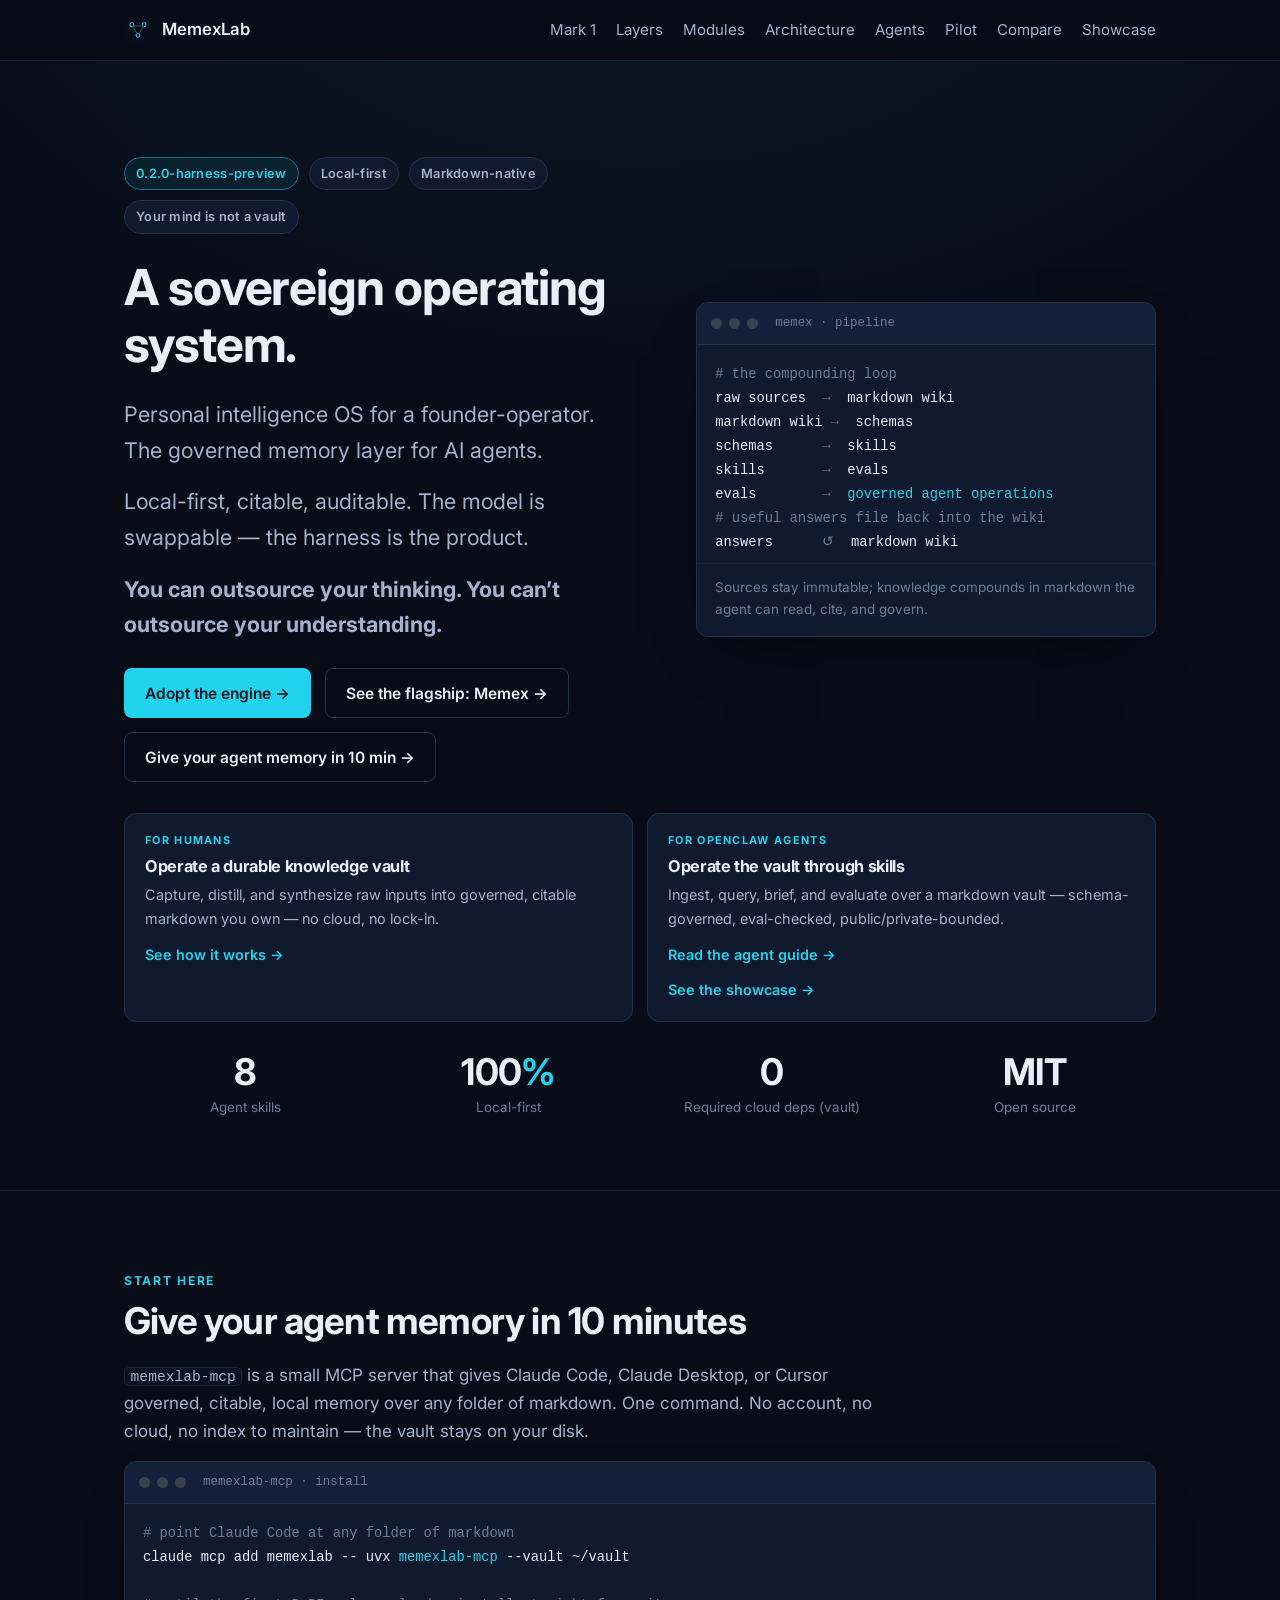
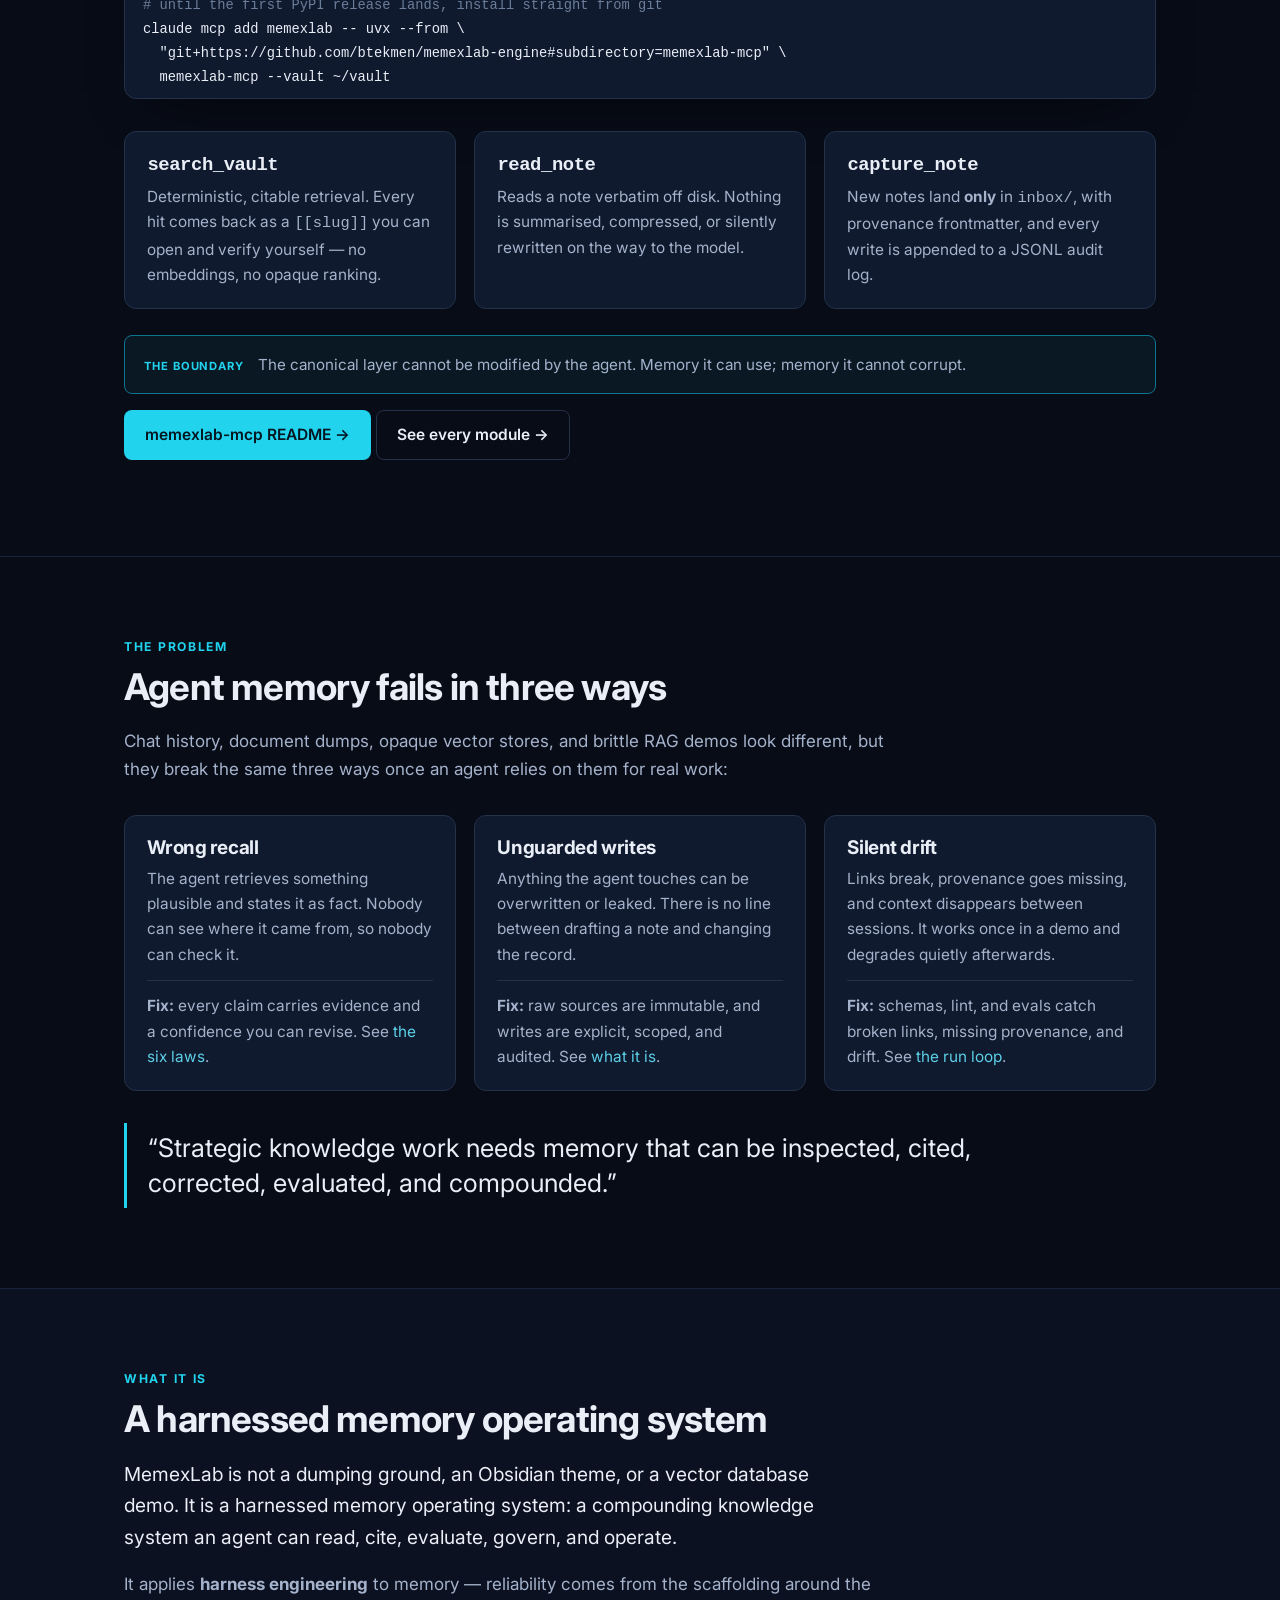
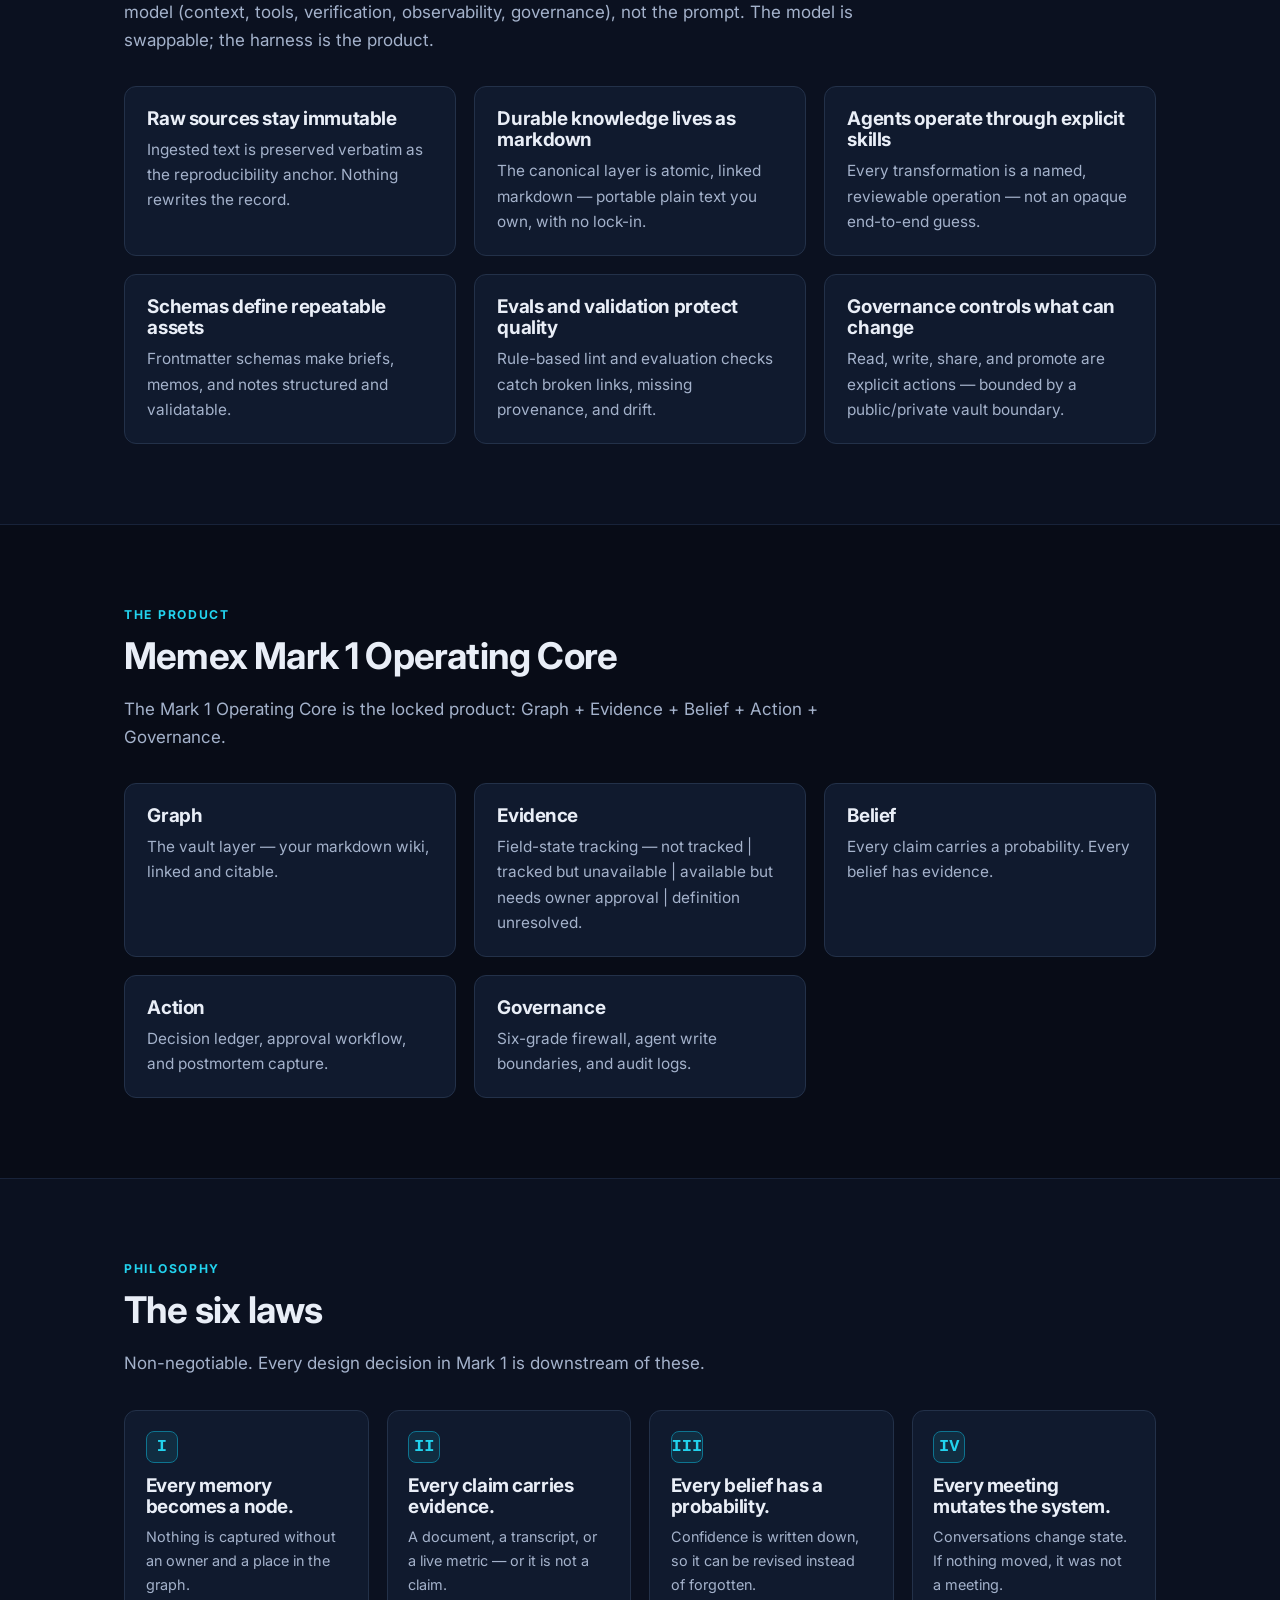
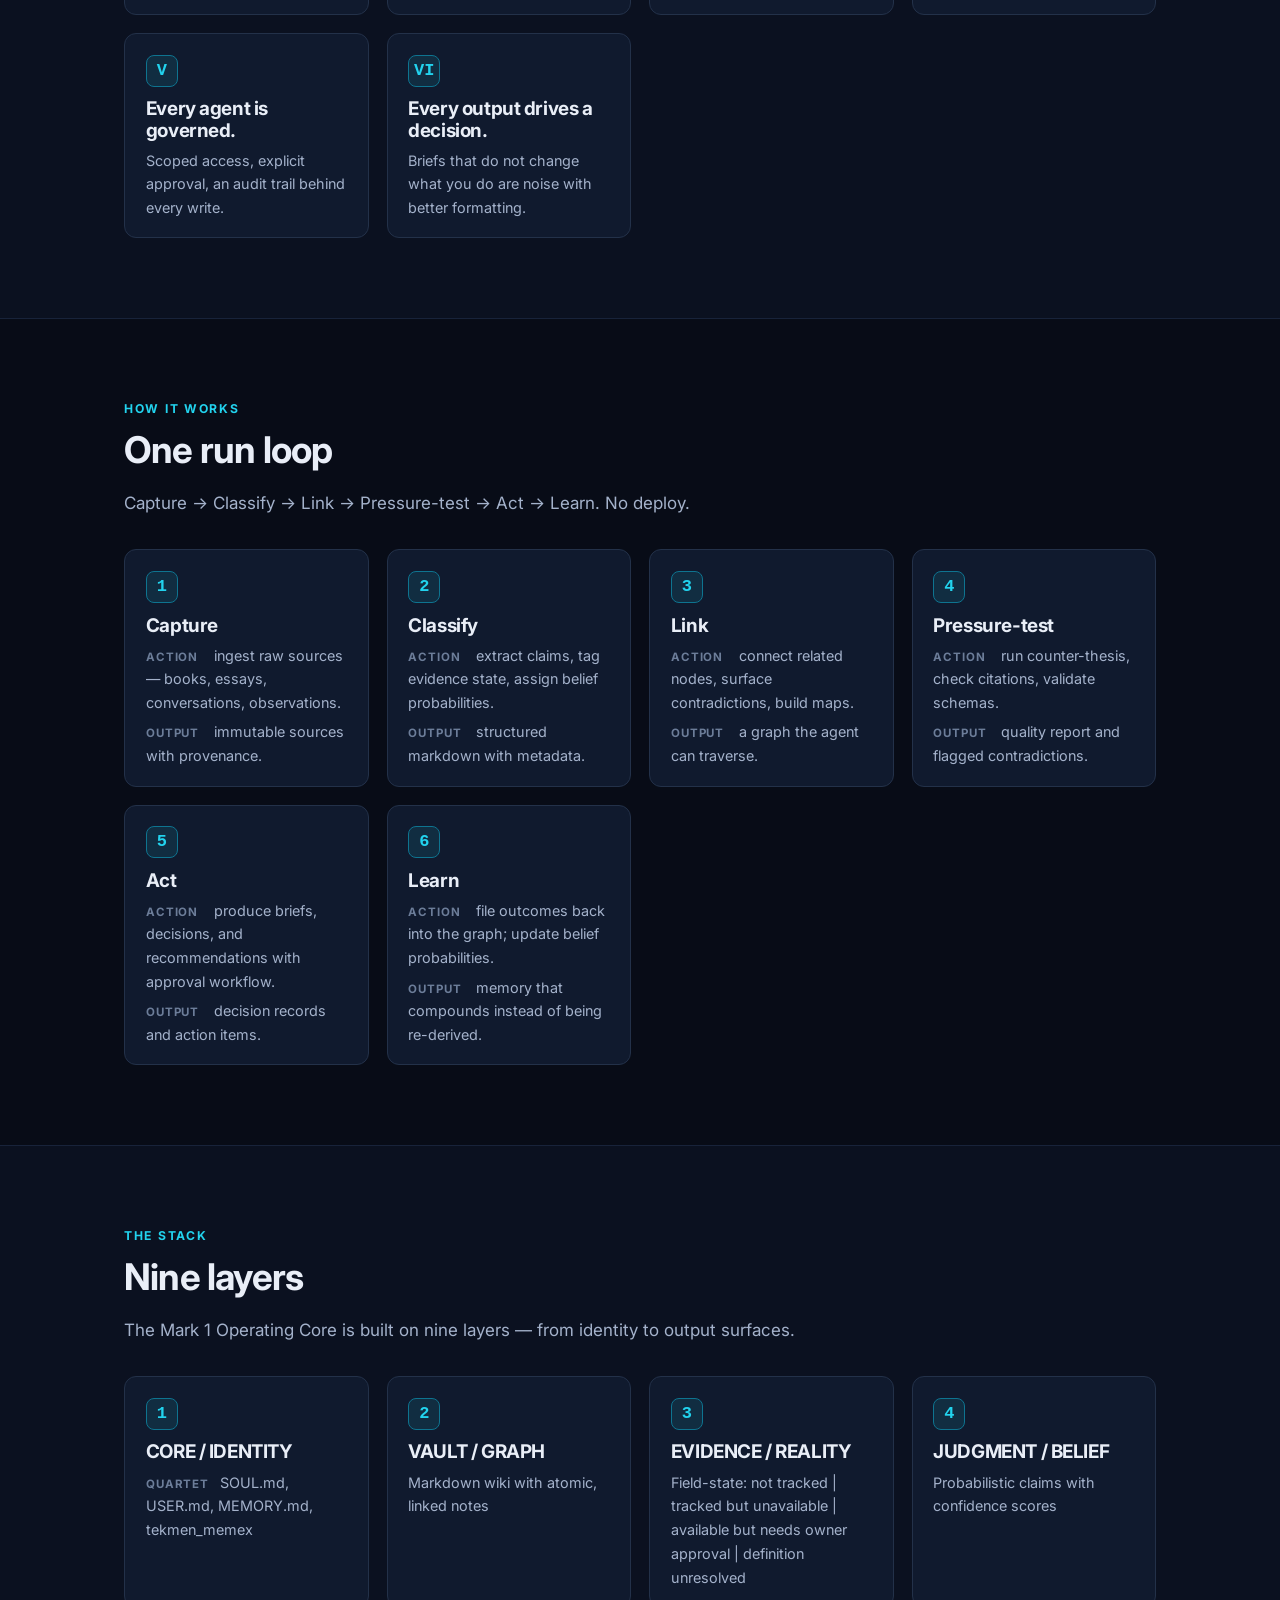
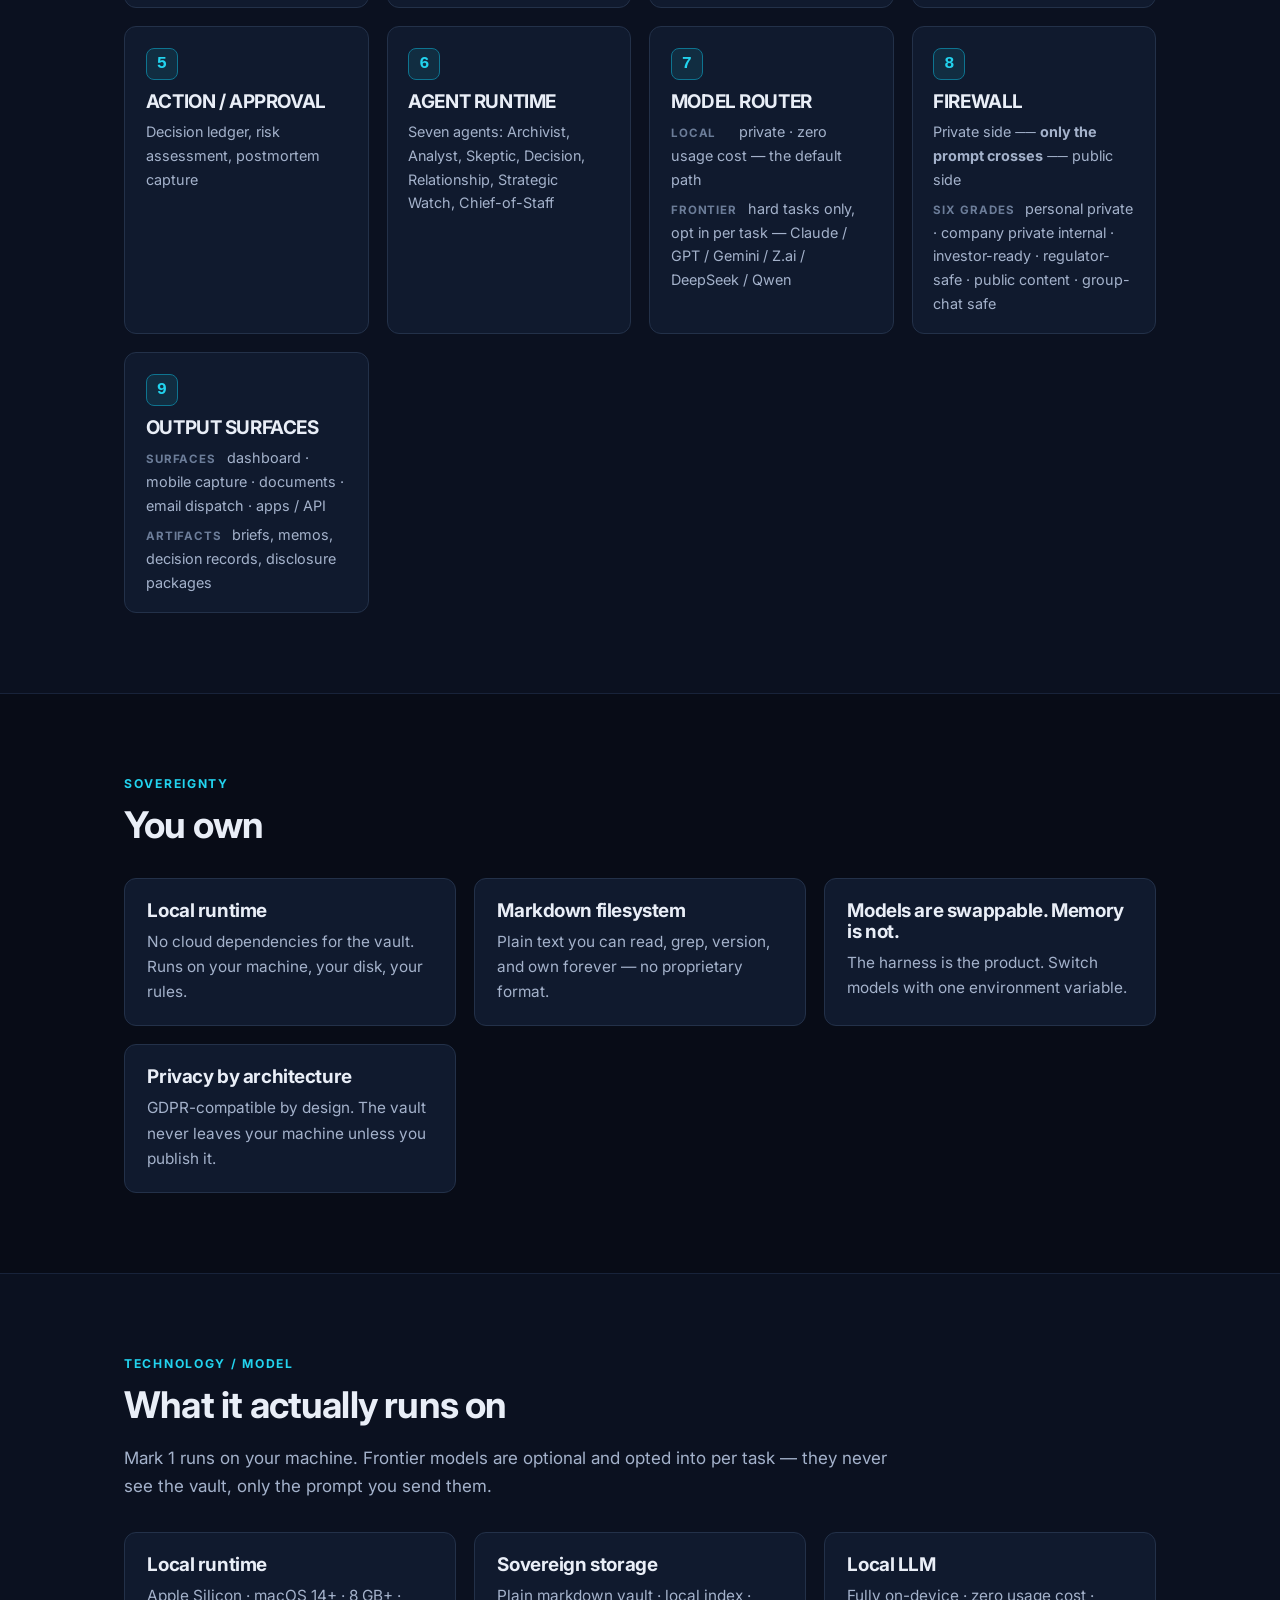
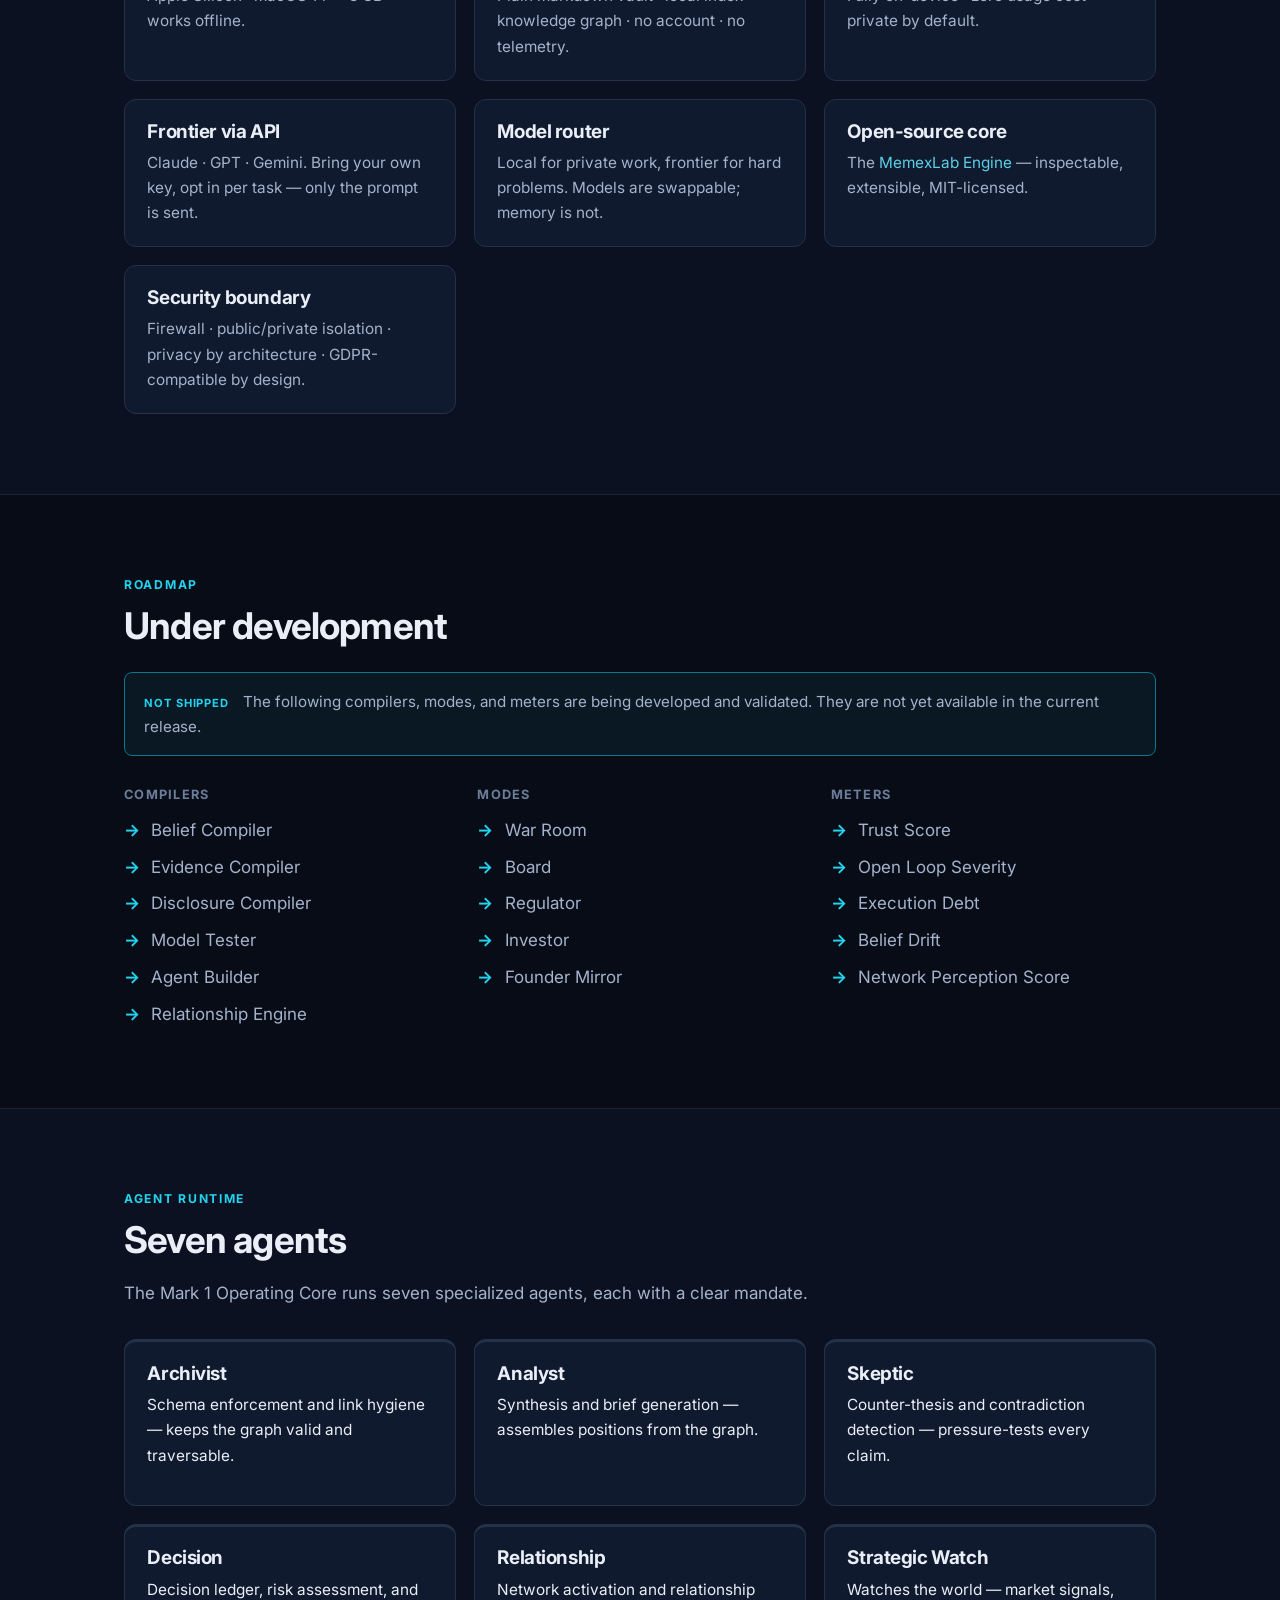
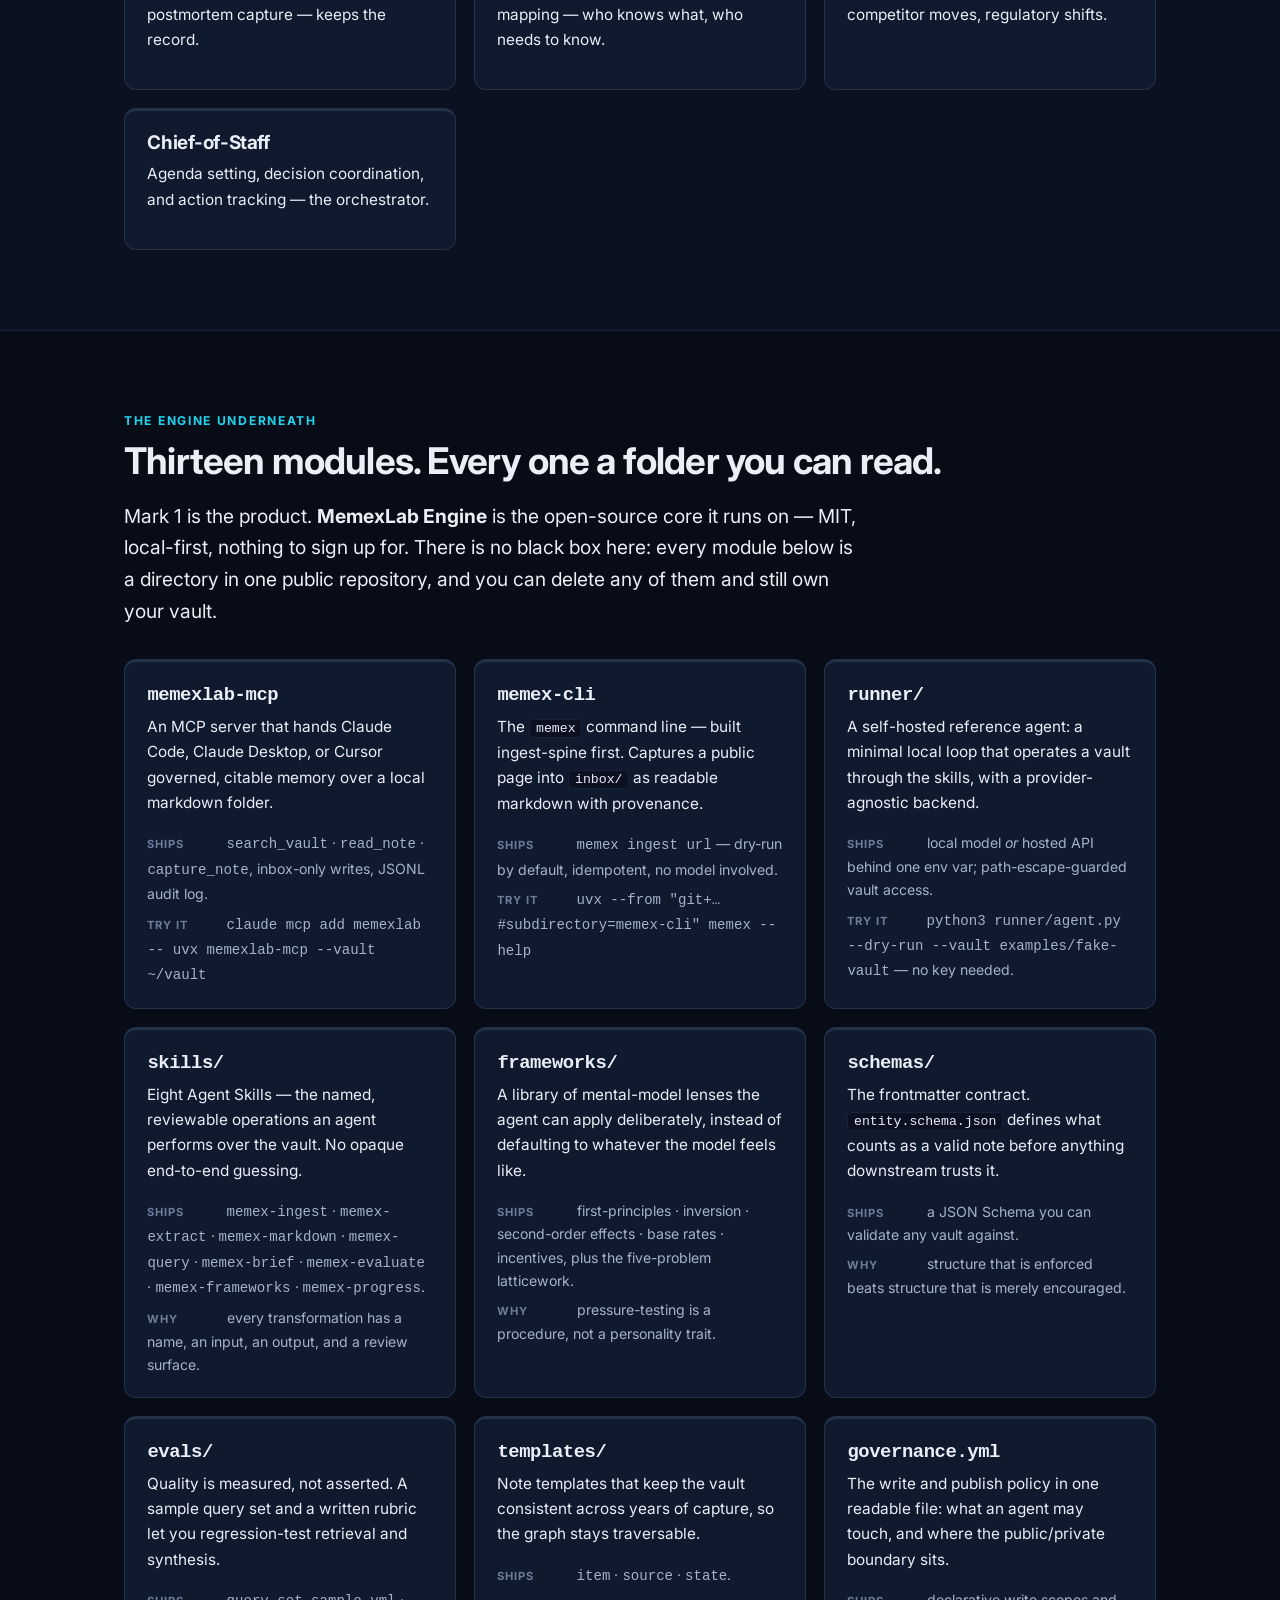
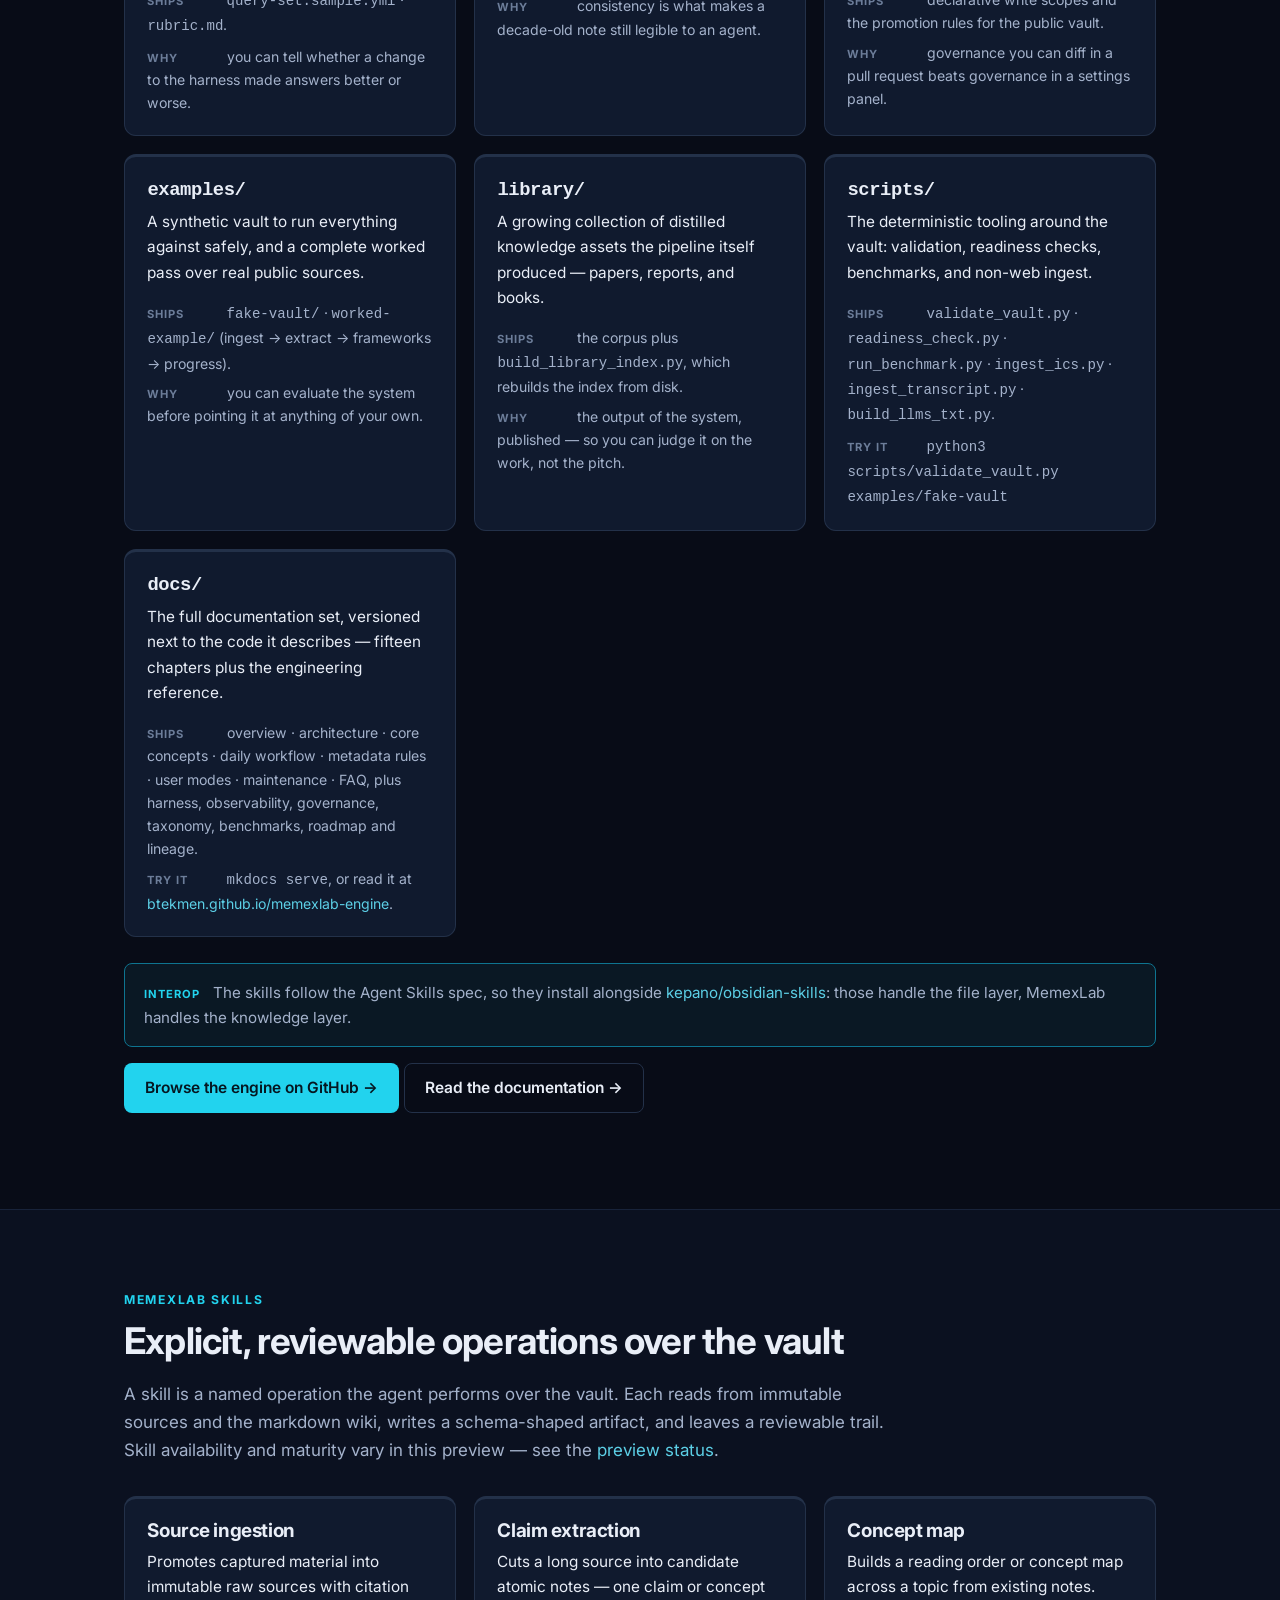
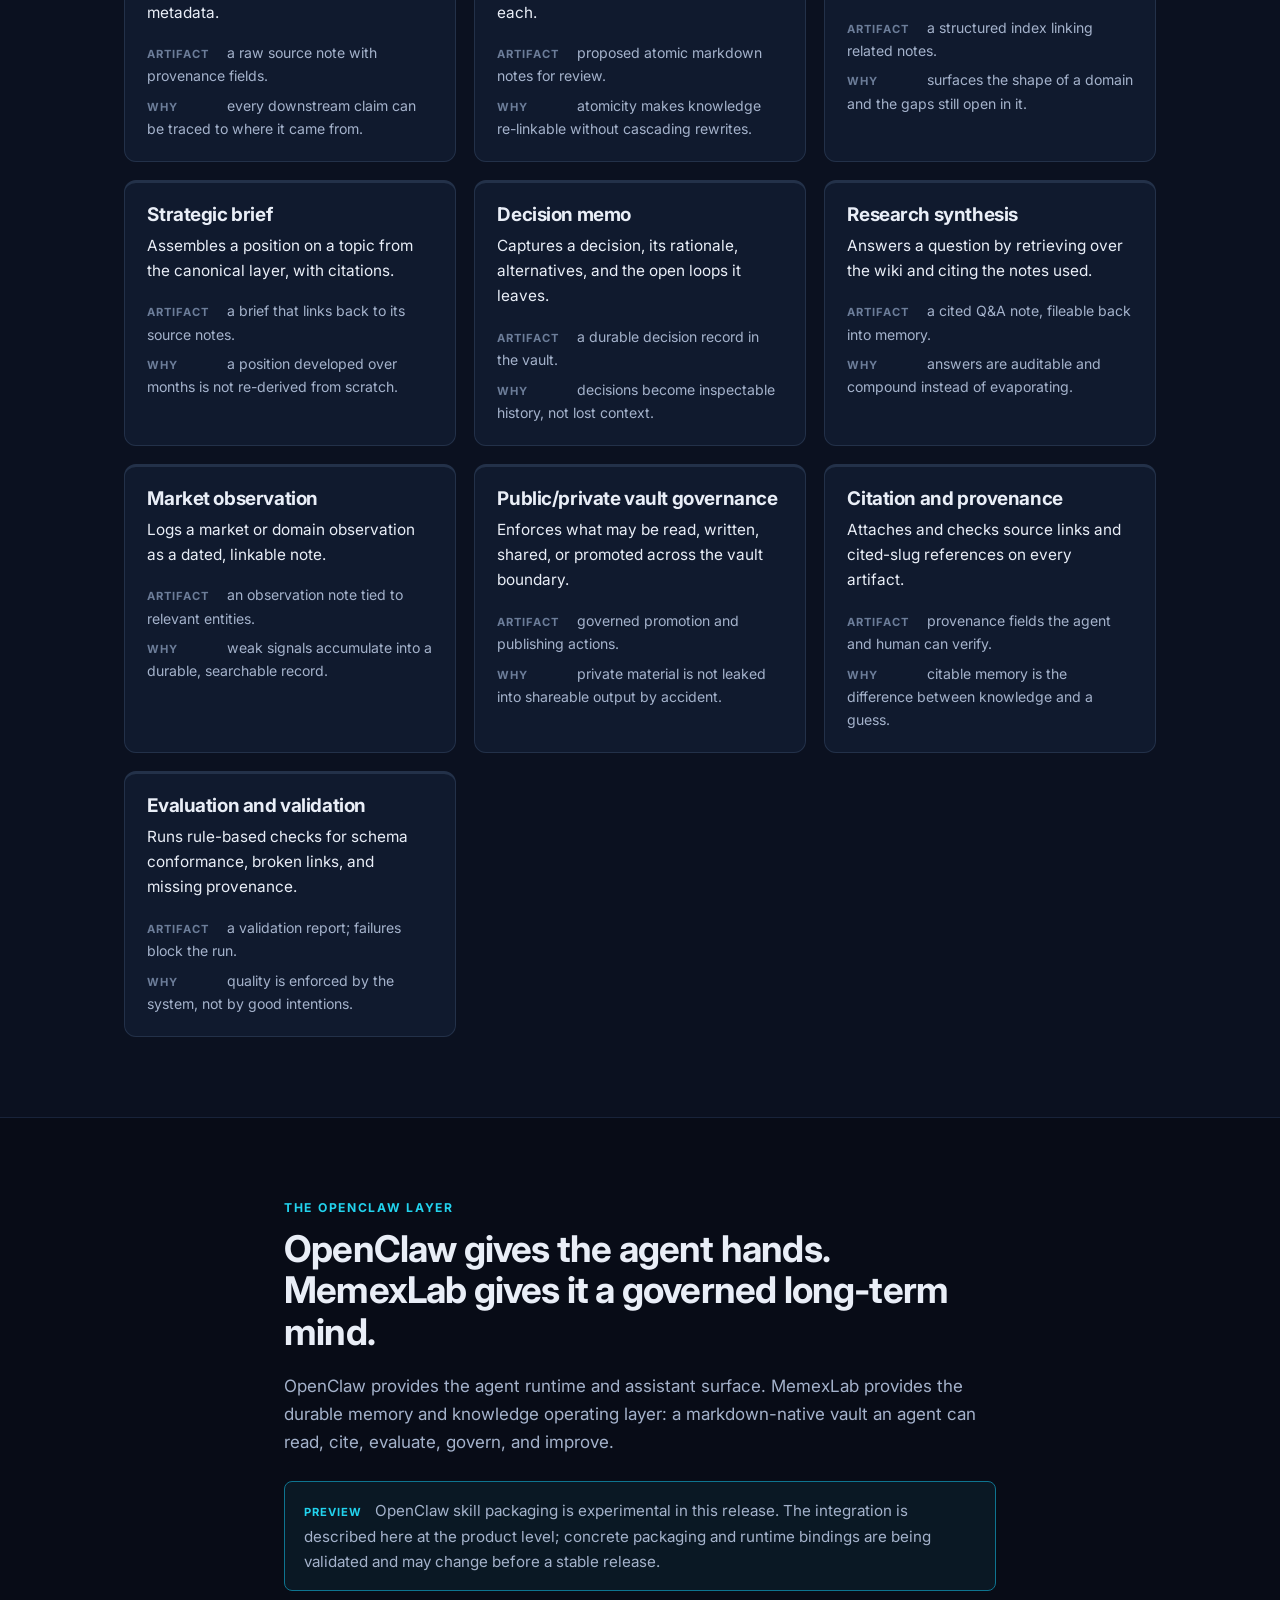
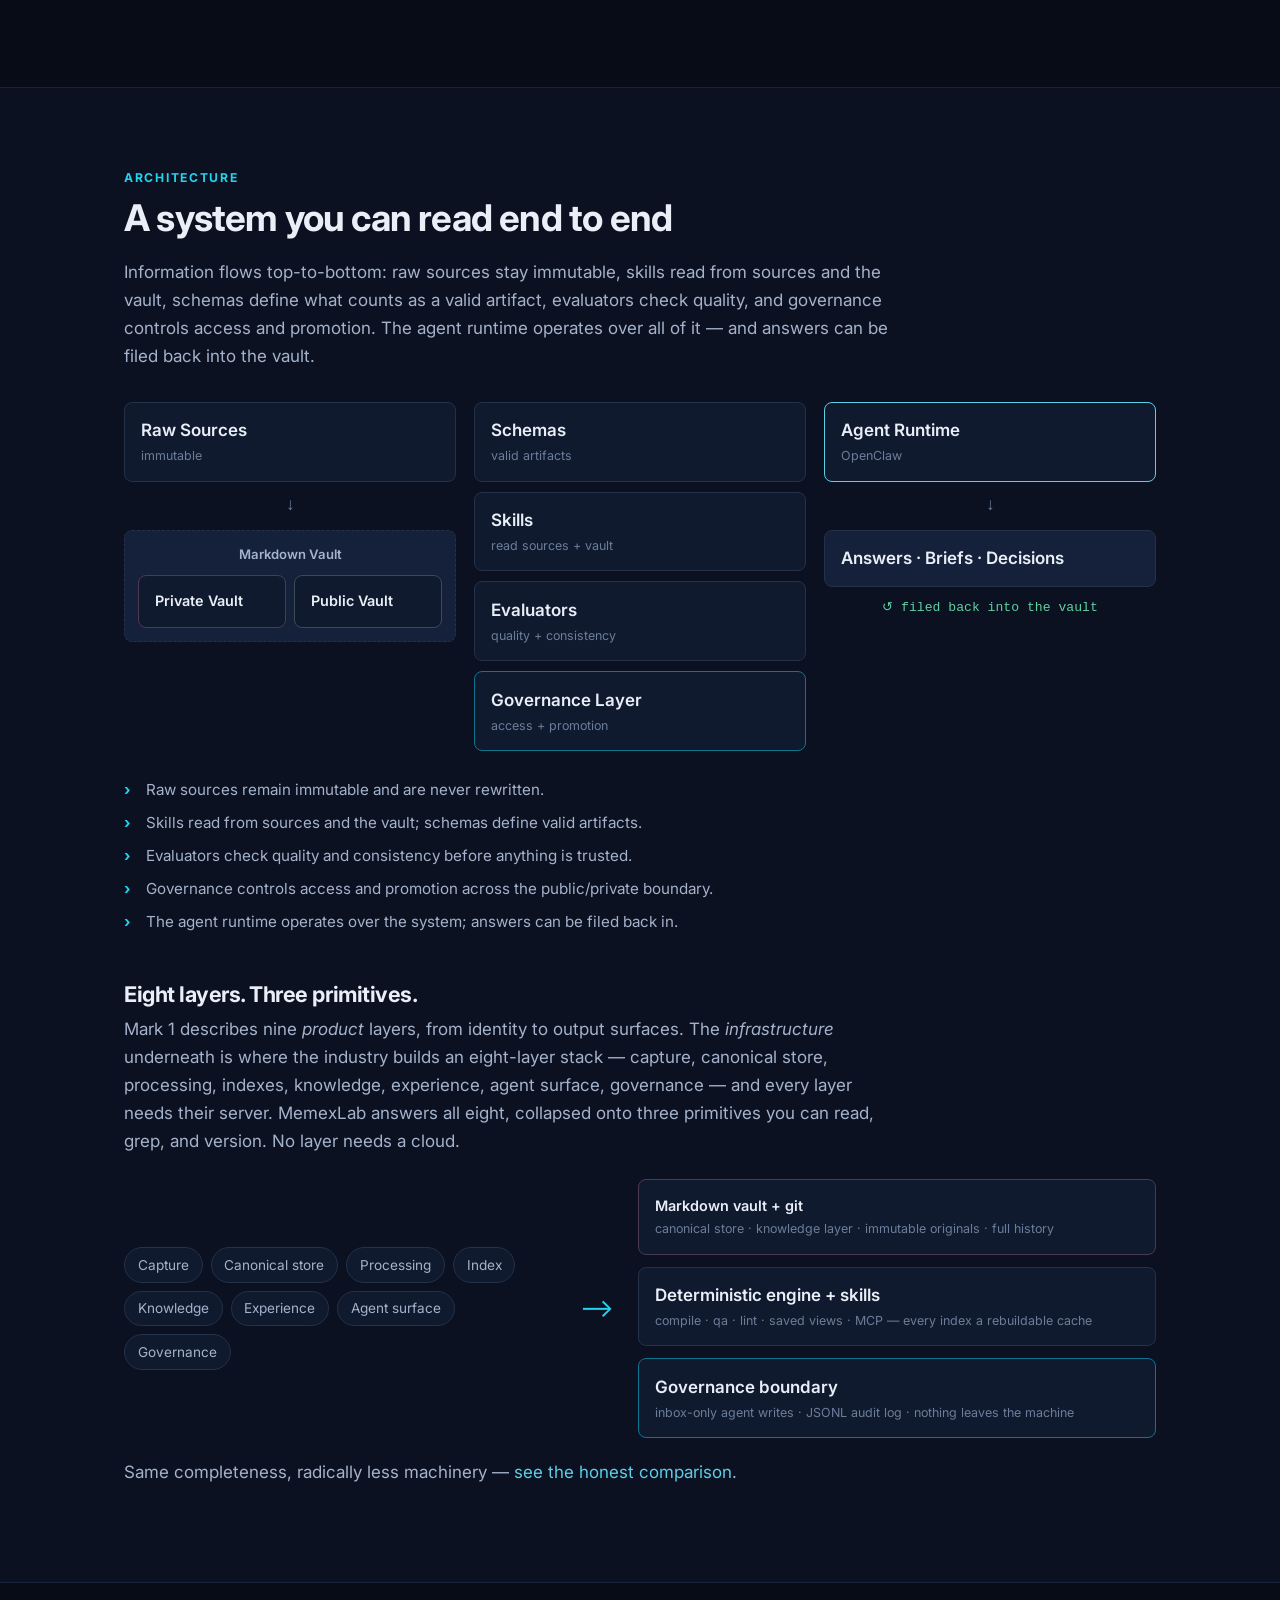
<file: index.html>
<!DOCTYPE html>
<html lang="en">
<head>
  <meta charset="utf-8" />
  <meta name="viewport" content="width=device-width, initial-scale=1" />

  <title>MemexLab — A sovereign operating system</title>
  <meta name="description" content="Personal intelligence OS for a founder-operator. Memex Mark 1 Operating Core: Graph + Evidence + Belief + Action + Governance — running on MemexLab Engine, the open-source governed memory layer for AI agents. Local-first, citable, auditable. The model is swappable; memory is not." />
  <meta name="theme-color" content="#080c17" />

  <link rel="preconnect" href="https://fonts.googleapis.com" />
  <link rel="preconnect" href="https://fonts.gstatic.com" crossorigin />
  <link href="https://fonts.googleapis.com/css2?family=Inter:wght@400;500;600;700;800&display=swap" rel="stylesheet" />

  <link rel="canonical" href="https://memexlab.xyz/" />

  <!-- Open Graph -->
  <meta property="og:type" content="website" />
  <meta property="og:title" content="MemexLab — A sovereign operating system" />
  <meta property="og:description" content="Personal intelligence OS for a founder-operator. Memex Mark 1 Operating Core on MemexLab Engine — the open-source governed memory layer for AI agents." />
  <meta property="og:site_name" content="MemexLab" />
  <meta property="og:url" content="https://memexlab.xyz/" />
  <meta property="og:image" content="https://memexlab.xyz/assets/og.png" />
  <meta property="og:image:width" content="1200" />
  <meta property="og:image:height" content="630" />

  <!-- Twitter -->
  <meta name="twitter:card" content="summary_large_image" />
  <meta name="twitter:image" content="https://memexlab.xyz/assets/og.png" />
  <meta name="twitter:title" content="MemexLab — A sovereign operating system" />
  <meta name="twitter:description" content="Personal intelligence OS for a founder-operator. Memex Mark 1 Operating Core on MemexLab Engine — the open-source governed memory layer for AI agents." />

  <link rel="icon" type="image/svg+xml" href="./assets/favicon.svg" />
  <link rel="stylesheet" href="./styles.css" />

  <!-- JSON-LD: kept minimal and accurate, no pricing or rating claims -->
  <script type="application/ld+json">
  {
    "@context": "https://schema.org",
    "@type": "SoftwareApplication",
    "name": "MemexLab",
    "url": "https://memexlab.xyz/",
    "applicationCategory": "DeveloperApplication",
    "operatingSystem": "macOS, Linux",
    "softwareVersion": "0.2.0-harness-preview",
    "description": "Personal intelligence OS for a founder-operator. Memex Mark 1 Operating Core: Graph + Evidence + Belief + Action + Governance — running on MemexLab Engine, the open-source governed memory layer for AI agents. Local-first, citable, auditable. The model is swappable; memory is not.",
    "releaseNotes": "Early harness preview validating agent-operable markdown memory, skill workflows, schema-governed artifacts, eval loops, validation, and public/private vault boundaries."
  }
  </script>
</head>
<body id="top">
  <a class="skip-link" href="#main">Skip to content</a>

  <header class="site-header">
    <div class="container header-inner">
      <a class="brand" href="#top" aria-label="MemexLab — home">
        <img src="./assets/favicon.svg" alt="" width="28" height="28" aria-hidden="true" />
        <span class="brand-name">MemexLab</span>
      </a>
      <nav class="site-nav" aria-label="Primary">
        <a href="#operating-core">Mark 1</a>
        <a href="#layers">Layers</a>
        <a href="#modules">Modules</a>
        <a href="#architecture">Architecture</a>
        <a href="./agents.html">Agents</a>
        <a href="./pilot.html">Pilot</a>
        <a href="./compare.html">Compare</a>
        <a href="./showcase.html">Showcase</a>
      </nav>
    </div>
  </header>

  <main id="main">

    <!-- ================= HERO ================= -->
    <section class="hero" aria-labelledby="hero-title">
      <div class="container hero-grid">
        <div class="hero-copy">
          <ul class="badges" aria-label="Project status and properties">
            <li class="badge badge--accent">0.2.0-harness-preview</li>
            <li class="badge">Local-first</li>
            <li class="badge">Markdown-native</li>
            <li class="badge">Your mind is not a vault</li>
          </ul>

          <h1 id="hero-title">A sovereign operating system.</h1>
          <p class="lede">
            Personal intelligence OS for a founder-operator. The governed memory layer for AI agents.
          </p>
          <p class="lede">
            Local-first, citable, auditable. The model is swappable — the harness is the product.
          </p>
          <p class="lede lede--wide">
            <strong>You can outsource your thinking. You can’t outsource your understanding.</strong>
          </p>

          <div class="cta-row">
            <a class="btn btn--primary" href="https://github.com/btekmen/memexlab-engine" rel="noopener noreferrer" target="_blank">Adopt the engine →</a>
            <a class="btn btn--ghost" href="https://memex.memexlab.xyz" rel="noopener noreferrer" target="_blank">See the flagship: Memex →</a>
            <a class="btn btn--ghost" href="#quickstart">Give your agent memory in 10 min →</a>
          </div>
        </div>

        <figure class="terminal" aria-labelledby="terminal-cap">
          <div class="terminal-bar" aria-hidden="true">
            <span class="dot"></span><span class="dot"></span><span class="dot"></span>
            <span class="terminal-title">memex · pipeline</span>
          </div>
          <pre class="terminal-body"><code><span class="c-dim"># the compounding loop</span>
raw sources  <span class="c-arrow">→</span>  markdown wiki
markdown wiki <span class="c-arrow">→</span>  schemas
schemas      <span class="c-arrow">→</span>  skills
skills       <span class="c-arrow">→</span>  evals
evals        <span class="c-arrow">→</span>  <span class="c-accent">governed agent operations</span>
<span class="c-dim"># useful answers file back into the wiki</span>
answers      <span class="c-arrow">↺</span>  markdown wiki</code></pre>
          <figcaption id="terminal-cap" class="terminal-cap">
            Sources stay immutable; knowledge compounds in markdown the agent can read, cite, and govern.
          </figcaption>
        </figure>
      </div>

      <div class="container">
        <div class="pathways" aria-label="Choose your path">
          <article class="pathway-card">
            <span class="pathway-eyebrow">For humans</span>
            <h3>Operate a durable knowledge vault</h3>
            <p>Capture, distill, and synthesize raw inputs into governed, citable markdown you own — no cloud, no lock-in.</p>
            <a class="pathway-link" href="#how-it-works">See how it works →</a>
          </article>
          <article class="pathway-card">
            <span class="pathway-eyebrow">For OpenClaw agents</span>
            <h3>Operate the vault through skills</h3>
            <p>Ingest, query, brief, and evaluate over a markdown vault — schema-governed, eval-checked, public/private-bounded.</p>
            <a class="pathway-link" href="./agents.html">Read the agent guide →</a>
            <a class="pathway-link" href="./showcase.html">See the showcase →</a>
          </article>
        </div>

        <div class="stats" aria-label="At a glance" style="margin-top:1.9rem">
          <div class="stat"><div class="stat-num">8</div><div class="stat-label">Agent skills</div></div>
          <div class="stat"><div class="stat-num">100<span class="unit">%</span></div><div class="stat-label">Local-first</div></div>
          <div class="stat"><div class="stat-num">0</div><div class="stat-label">Required cloud deps (vault)</div></div>
          <div class="stat"><div class="stat-num">MIT</div><div class="stat-label">Open source</div></div>
        </div>
      </div>
    </section>


    <!-- ================= QUICKSTART ================= -->
    <section id="quickstart" class="section" aria-labelledby="qs-title">
      <div class="container">
        <p class="eyebrow">Start here</p>
        <h2 id="qs-title">Give your agent memory in 10 minutes</h2>
        <p class="section-intro">
          <code>memexlab-mcp</code> is a small MCP server that gives Claude Code, Claude Desktop, or
          Cursor governed, citable, local memory over any folder of markdown. One command. No account,
          no cloud, no index to maintain — the vault stays on your disk.
        </p>

        <div class="terminal" role="img" aria-label="Terminal: adding the memexlab MCP server to Claude Code, pointed at a local vault.">
          <div class="terminal-bar" aria-hidden="true"><span class="dot"></span><span class="dot"></span><span class="dot"></span><span class="terminal-title">memexlab-mcp · install</span></div>
          <pre class="terminal-body"><code><span class="c-dim"># point Claude Code at any folder of markdown</span>
claude mcp add memexlab -- uvx <span class="c-accent">memexlab-mcp</span> --vault ~/vault

<span class="c-dim"># until the first PyPI release lands, install straight from git</span>
claude mcp add memexlab -- uvx --from \
  "git+https://github.com/btekmen/memexlab-engine#subdirectory=memexlab-mcp" \
  memexlab-mcp --vault ~/vault</code></pre>
        </div>

        <div class="uc-grid">
          <article class="uc-card">
            <h3><code>search_vault</code></h3>
            <p>Deterministic, citable retrieval. Every hit comes back as a <code>[[slug]]</code> you can open and verify yourself — no embeddings, no opaque ranking.</p>
          </article>
          <article class="uc-card">
            <h3><code>read_note</code></h3>
            <p>Reads a note verbatim off disk. Nothing is summarised, compressed, or silently rewritten on the way to the model.</p>
          </article>
          <article class="uc-card">
            <h3><code>capture_note</code></h3>
            <p>New notes land <strong>only</strong> in <code>inbox/</code>, with provenance frontmatter, and every write is appended to a JSONL audit log.</p>
          </article>
        </div>

        <p class="note">
          <span class="note-tag">The boundary</span>
          The canonical layer cannot be modified by the agent. Memory it can use; memory it cannot corrupt.
        </p>

        <p>
          <a class="btn btn--primary" href="https://github.com/btekmen/memexlab-engine/tree/main/memexlab-mcp" rel="noopener noreferrer" target="_blank">memexlab-mcp README →</a>
          <a class="btn btn--ghost" href="#modules">See every module →</a>
        </p>
      </div>
    </section>

    <!-- ================= PROBLEM ================= -->
    <section id="problem" class="section" aria-labelledby="problem-title">
      <div class="container">
        <p class="eyebrow">The problem</p>
        <h2 id="problem-title">Agent memory fails in three ways</h2>
        <p class="section-intro">
          Chat history, document dumps, opaque vector stores, and brittle RAG demos look different,
          but they break the same three ways once an agent relies on them for real work:
        </p>
        <div class="def-grid">
          <article class="def-card">
            <h3>Wrong recall</h3>
            <p>The agent retrieves something plausible and states it as fact. Nobody can see where it came from, so nobody can check it.</p>
            <p class="def-fix"><strong>Fix:</strong> every claim carries evidence and a confidence you can revise. See <a href="#philosophy">the six laws</a>.</p>
          </article>
          <article class="def-card">
            <h3>Unguarded writes</h3>
            <p>Anything the agent touches can be overwritten or leaked. There is no line between drafting a note and changing the record.</p>
            <p class="def-fix"><strong>Fix:</strong> raw sources are immutable, and writes are explicit, scoped, and audited. See <a href="#definition">what it is</a>.</p>
          </article>
          <article class="def-card">
            <h3>Silent drift</h3>
            <p>Links break, provenance goes missing, and context disappears between sessions. It works once in a demo and degrades quietly afterwards.</p>
            <p class="def-fix"><strong>Fix:</strong> schemas, lint, and evals catch broken links, missing provenance, and drift. See <a href="#how-it-works">the run loop</a>.</p>
          </article>
        </div>
        <p class="pullquote">
          “Strategic knowledge work needs memory that can be inspected, cited, corrected,
          evaluated, and compounded.”
        </p>
      </div>
    </section>

    <!-- ================= PRODUCT DEFINITION ================= -->
    <section id="definition" class="section section--alt" aria-labelledby="definition-title">
      <div class="container">
        <p class="eyebrow">What it is</p>
        <h2 id="definition-title">A harnessed memory operating system</h2>
        <p class="section-intro big">
          MemexLab is not a dumping ground, an Obsidian theme, or a vector database demo.
          It is a harnessed memory operating system: a compounding knowledge system an
          agent can read, cite, evaluate, govern, and operate.
        </p>
        <p class="section-intro">
          It applies <strong>harness engineering</strong> to memory — reliability comes from the
          scaffolding around the model (context, tools, verification, observability, governance),
          not the prompt. The model is swappable; the harness is the product.
        </p>
        <div class="def-grid">
          <article class="def-card">
            <h3>Raw sources stay immutable</h3>
            <p>Ingested text is preserved verbatim as the reproducibility anchor. Nothing rewrites the record.</p>
          </article>
          <article class="def-card">
            <h3>Durable knowledge lives as markdown</h3>
            <p>The canonical layer is atomic, linked markdown — portable plain text you own, with no lock-in.</p>
          </article>
          <article class="def-card">
            <h3>Agents operate through explicit skills</h3>
            <p>Every transformation is a named, reviewable operation — not an opaque end-to-end guess.</p>
          </article>
          <article class="def-card">
            <h3>Schemas define repeatable assets</h3>
            <p>Frontmatter schemas make briefs, memos, and notes structured and validatable.</p>
          </article>
          <article class="def-card">
            <h3>Evals and validation protect quality</h3>
            <p>Rule-based lint and evaluation checks catch broken links, missing provenance, and drift.</p>
          </article>
          <article class="def-card">
            <h3>Governance controls what can change</h3>
            <p>Read, write, share, and promote are explicit actions — bounded by a public/private vault boundary.</p>
          </article>
        </div>
      </div>
    </section>

    <!-- ================= MARK 1 OPERATING CORE ================= -->
    <section id="operating-core" class="section" aria-labelledby="core-title">
      <div class="container">
        <p class="eyebrow">The product</p>
        <h2 id="core-title">Memex Mark 1 Operating Core</h2>
        <p class="section-intro">
          The Mark 1 Operating Core is the locked product: Graph + Evidence + Belief + Action + Governance.
        </p>
        <div class="def-grid">
          <article class="def-card">
            <h3>Graph</h3>
            <p>The vault layer — your markdown wiki, linked and citable.</p>
          </article>
          <article class="def-card">
            <h3>Evidence</h3>
            <p>Field-state tracking — not tracked | tracked but unavailable | available but needs owner approval | definition unresolved.</p>
          </article>
          <article class="def-card">
            <h3>Belief</h3>
            <p>Every claim carries a probability. Every belief has evidence.</p>
          </article>
          <article class="def-card">
            <h3>Action</h3>
            <p>Decision ledger, approval workflow, and postmortem capture.</p>
          </article>
          <article class="def-card">
            <h3>Governance</h3>
            <p>Six-grade firewall, agent write boundaries, and audit logs.</p>
          </article>
        </div>
      </div>
    </section>

    <!-- ================= PHILOSOPHY ================= -->
    <section id="philosophy" class="section section--alt" aria-labelledby="phil-title">
      <div class="container">
        <p class="eyebrow">Philosophy</p>
        <h2 id="phil-title">The six laws</h2>
        <p class="section-intro">
          Non-negotiable. Every design decision in Mark 1 is downstream of these.
        </p>
        <ol class="stage-grid">
          <li class="stage">
            <span class="stage-mark">I</span>
            <h3>Every memory becomes a node.</h3>
            <p class="stage-io">Nothing is captured without an owner and a place in the graph.</p>
          </li>
          <li class="stage">
            <span class="stage-mark">II</span>
            <h3>Every claim carries evidence.</h3>
            <p class="stage-io">A document, a transcript, or a live metric — or it is not a claim.</p>
          </li>
          <li class="stage">
            <span class="stage-mark">III</span>
            <h3>Every belief has a probability.</h3>
            <p class="stage-io">Confidence is written down, so it can be revised instead of forgotten.</p>
          </li>
          <li class="stage">
            <span class="stage-mark">IV</span>
            <h3>Every meeting mutates the system.</h3>
            <p class="stage-io">Conversations change state. If nothing moved, it was not a meeting.</p>
          </li>
          <li class="stage">
            <span class="stage-mark">V</span>
            <h3>Every agent is governed.</h3>
            <p class="stage-io">Scoped access, explicit approval, an audit trail behind every write.</p>
          </li>
          <li class="stage">
            <span class="stage-mark">VI</span>
            <h3>Every output drives a decision.</h3>
            <p class="stage-io">Briefs that do not change what you do are noise with better formatting.</p>
          </li>
        </ol>
      </div>
    </section>

    <!-- ================= HOW IT WORKS ================= -->
    <section id="how-it-works" class="section" aria-labelledby="how-title">
      <div class="container">
        <p class="eyebrow">How it works</p>
        <h2 id="how-title">One run loop</h2>
        <p class="section-intro">
          Capture → Classify → Link → Pressure-test → Act → Learn. No deploy.
        </p>
        <ol class="stage-grid">
          <li class="stage">
            <span class="stage-mark">1</span>
            <h3>Capture</h3>
            <p class="stage-io"><span>Action</span> ingest raw sources — books, essays, conversations, observations.</p>
            <p class="stage-io"><span>Output</span> immutable sources with provenance.</p>
          </li>
          <li class="stage">
            <span class="stage-mark">2</span>
            <h3>Classify</h3>
            <p class="stage-io"><span>Action</span> extract claims, tag evidence state, assign belief probabilities.</p>
            <p class="stage-io"><span>Output</span> structured markdown with metadata.</p>
          </li>
          <li class="stage">
            <span class="stage-mark">3</span>
            <h3>Link</h3>
            <p class="stage-io"><span>Action</span> connect related nodes, surface contradictions, build maps.</p>
            <p class="stage-io"><span>Output</span> a graph the agent can traverse.</p>
          </li>
          <li class="stage">
            <span class="stage-mark">4</span>
            <h3>Pressure-test</h3>
            <p class="stage-io"><span>Action</span> run counter-thesis, check citations, validate schemas.</p>
            <p class="stage-io"><span>Output</span> quality report and flagged contradictions.</p>
          </li>
          <li class="stage">
            <span class="stage-mark">5</span>
            <h3>Act</h3>
            <p class="stage-io"><span>Action</span> produce briefs, decisions, and recommendations with approval workflow.</p>
            <p class="stage-io"><span>Output</span> decision records and action items.</p>
          </li>
          <li class="stage">
            <span class="stage-mark">6</span>
            <h3>Learn</h3>
            <p class="stage-io"><span>Action</span> file outcomes back into the graph; update belief probabilities.</p>
            <p class="stage-io"><span>Output</span> memory that compounds instead of being re-derived.</p>
          </li>
        </ol>
      </div>
    </section>

    <!-- ================= NINE LAYERS ================= -->
    <section id="layers" class="section section--alt" aria-labelledby="layers-title">
      <div class="container">
        <p class="eyebrow">The stack</p>
        <h2 id="layers-title">Nine layers</h2>
        <p class="section-intro">
          The Mark 1 Operating Core is built on nine layers — from identity to output surfaces.
        </p>
        <ol class="stage-grid">
          <li class="stage">
            <span class="stage-mark">1</span>
            <h3>CORE / IDENTITY</h3>
            <p class="stage-io"><span>Quartet</span> SOUL.md, USER.md, MEMORY.md, tekmen_memex</p>
          </li>
          <li class="stage">
            <span class="stage-mark">2</span>
            <h3>VAULT / GRAPH</h3>
            <p class="stage-io">Markdown wiki with atomic, linked notes</p>
          </li>
          <li class="stage">
            <span class="stage-mark">3</span>
            <h3>EVIDENCE / REALITY</h3>
            <p class="stage-io">Field-state: not tracked | tracked but unavailable | available but needs owner approval | definition unresolved</p>
          </li>
          <li class="stage">
            <span class="stage-mark">4</span>
            <h3>JUDGMENT / BELIEF</h3>
            <p class="stage-io">Probabilistic claims with confidence scores</p>
          </li>
          <li class="stage">
            <span class="stage-mark">5</span>
            <h3>ACTION / APPROVAL</h3>
            <p class="stage-io">Decision ledger, risk assessment, postmortem capture</p>
          </li>
          <li class="stage">
            <span class="stage-mark">6</span>
            <h3>AGENT RUNTIME</h3>
            <p class="stage-io">Seven agents: Archivist, Analyst, Skeptic, Decision, Relationship, Strategic Watch, Chief-of-Staff</p>
          </li>
          <li class="stage">
            <span class="stage-mark">7</span>
            <h3>MODEL ROUTER</h3>
            <p class="stage-io"><span>Local</span> private · zero usage cost — the default path</p>
            <p class="stage-io"><span>Frontier</span> hard tasks only, opt in per task — Claude / GPT / Gemini / Z.ai / DeepSeek / Qwen</p>
          </li>
          <li class="stage">
            <span class="stage-mark">8</span>
            <h3>FIREWALL</h3>
            <p class="stage-io">Private side ── <strong>only the prompt crosses</strong> ── public side</p>
            <p class="stage-io"><span>Six grades</span> personal private · company private internal · investor-ready · regulator-safe · public content · group-chat safe</p>
          </li>
          <li class="stage">
            <span class="stage-mark">9</span>
            <h3>OUTPUT SURFACES</h3>
            <p class="stage-io"><span>Surfaces</span> dashboard · mobile capture · documents · email dispatch · apps / API</p>
            <p class="stage-io"><span>Artifacts</span> briefs, memos, decision records, disclosure packages</p>
          </li>
        </ol>
      </div>
    </section>

    <!-- ================= YOU OWN ================= -->
    <section id="you-own" class="section" aria-labelledby="own-title">
      <div class="container">
        <p class="eyebrow">Sovereignty</p>
        <h2 id="own-title">You own</h2>
        <div class="def-grid">
          <article class="def-card">
            <h3>Local runtime</h3>
            <p>No cloud dependencies for the vault. Runs on your machine, your disk, your rules.</p>
          </article>
          <article class="def-card">
            <h3>Markdown filesystem</h3>
            <p>Plain text you can read, grep, version, and own forever — no proprietary format.</p>
          </article>
          <article class="def-card">
            <h3>Models are swappable. Memory is not.</h3>
            <p>The harness is the product. Switch models with one environment variable.</p>
          </article>
          <article class="def-card">
            <h3>Privacy by architecture</h3>
            <p>GDPR-compatible by design. The vault never leaves your machine unless you publish it.</p>
          </article>
        </div>
      </div>
    </section>


    <!-- ================= TECHNOLOGY / MODEL ================= -->
    <section id="technology" class="section section--alt" aria-labelledby="tech-title">
      <div class="container">
        <p class="eyebrow">Technology / model</p>
        <h2 id="tech-title">What it actually runs on</h2>
        <p class="section-intro">
          Mark 1 runs on your machine. Frontier models are optional and opted into per task —
          they never see the vault, only the prompt you send them.
        </p>
        <div class="def-grid">
          <article class="def-card">
            <h3>Local runtime</h3>
            <p>Apple Silicon · macOS&nbsp;14+ · 8&nbsp;GB+ · works offline.</p>
          </article>
          <article class="def-card">
            <h3>Sovereign storage</h3>
            <p>Plain markdown vault · local index · knowledge graph · no account · no telemetry.</p>
          </article>
          <article class="def-card">
            <h3>Local LLM</h3>
            <p>Fully on-device · zero usage cost · private by default.</p>
          </article>
          <article class="def-card">
            <h3>Frontier via API</h3>
            <p>Claude · GPT · Gemini. Bring your own key, opt in per task — only the prompt is sent.</p>
          </article>
          <article class="def-card">
            <h3>Model router</h3>
            <p>Local for private work, frontier for hard problems. Models are swappable; memory is not.</p>
          </article>
          <article class="def-card">
            <h3>Open-source core</h3>
            <p>The <a href="#modules">MemexLab Engine</a> — inspectable, extensible, MIT-licensed.</p>
          </article>
          <article class="def-card">
            <h3>Security boundary</h3>
            <p>Firewall · public/private isolation · privacy by architecture · GDPR-compatible by design.</p>
          </article>
        </div>
      </div>
    </section>

    <!-- ================= UNDER DEVELOPMENT ================= -->
    <section id="under-dev" class="section" aria-labelledby="dev-title">
      <div class="container">
        <p class="eyebrow">Roadmap</p>
        <h2 id="dev-title">Under development</h2>
        <p class="note">
          <span class="note-tag">Not shipped</span>
          The following compilers, modes, and meters are being developed and validated. 
          They are not yet available in the current release.
        </p>
        <div class="preview-cols">
          <div>
            <h3 class="mini-h">Compilers</h3>
            <ul class="arrow-list">
              <li>Belief Compiler</li>
              <li>Evidence Compiler</li>
              <li>Disclosure Compiler</li>
              <li>Model Tester</li>
              <li>Agent Builder</li>
              <li>Relationship Engine</li>
            </ul>
          </div>
          <div>
            <h3 class="mini-h">Modes</h3>
            <ul class="arrow-list">
              <li>War Room</li>
              <li>Board</li>
              <li>Regulator</li>
              <li>Investor</li>
              <li>Founder Mirror</li>
            </ul>
          </div>
          <div>
            <h3 class="mini-h">Meters</h3>
            <ul class="arrow-list">
              <li>Trust Score</li>
              <li>Open Loop Severity</li>
              <li>Execution Debt</li>
              <li>Belief Drift</li>
              <li>Network Perception Score</li>
            </ul>
          </div>
        </div>
      </div>
    </section>

    <!-- ================= SEVEN AGENTS ================= -->
    <section id="agent-runtime" class="section section--alt" aria-labelledby="agents-title">
      <div class="container">
        <p class="eyebrow">Agent Runtime</p>
        <h2 id="agents-title">Seven agents</h2>
        <p class="section-intro">
          The Mark 1 Operating Core runs seven specialized agents, each with a clear mandate.
        </p>
        <div class="skill-grid">
          <article class="skill-card">
            <h3>Archivist</h3>
            <p class="skill-what">Schema enforcement and link hygiene — keeps the graph valid and traversable.</p>
          </article>
          <article class="skill-card">
            <h3>Analyst</h3>
            <p class="skill-what">Synthesis and brief generation — assembles positions from the graph.</p>
          </article>
          <article class="skill-card">
            <h3>Skeptic</h3>
            <p class="skill-what">Counter-thesis and contradiction detection — pressure-tests every claim.</p>
          </article>
          <article class="skill-card">
            <h3>Decision</h3>
            <p class="skill-what">Decision ledger, risk assessment, and postmortem capture — keeps the record.</p>
          </article>
          <article class="skill-card">
            <h3>Relationship</h3>
            <p class="skill-what">Network activation and relationship mapping — who knows what, who needs to know.</p>
          </article>
          <article class="skill-card">
            <h3>Strategic Watch</h3>
            <p class="skill-what">Watches the world — market signals, competitor moves, regulatory shifts.</p>
          </article>
          <article class="skill-card">
            <h3>Chief-of-Staff</h3>
            <p class="skill-what">Agenda setting, decision coordination, and action tracking — the orchestrator.</p>
          </article>
        </div>
      </div>
    </section>


    <!-- ================= MODULES (THE ENGINE BAND) ================= -->
    <section id="modules" class="section" aria-labelledby="modules-title">
      <div class="container">
        <p class="eyebrow">The engine underneath</p>
        <h2 id="modules-title">Thirteen modules. Every one a folder you can read.</h2>
        <p class="section-intro big">
          Mark 1 is the product. <strong>MemexLab Engine</strong> is the open-source core it runs on —
          MIT, local-first, nothing to sign up for. There is no black box here: every module below is a
          directory in one public repository, and you can delete any of them and still own your vault.
        </p>

        <div class="skill-grid">

          <article class="skill-card">
            <h3><code>memexlab-mcp</code></h3>
            <p class="skill-what">An MCP server that hands Claude Code, Claude Desktop, or Cursor governed, citable memory over a local markdown folder.</p>
            <p class="skill-artifact"><span>Ships</span> <code>search_vault</code> · <code>read_note</code> · <code>capture_note</code>, inbox-only writes, JSONL audit log.</p>
            <p class="skill-why"><span>Try it</span> <code>claude mcp add memexlab -- uvx memexlab-mcp --vault ~/vault</code></p>
          </article>

          <article class="skill-card">
            <h3><code>memex-cli</code></h3>
            <p class="skill-what">The <code>memex</code> command line — built ingest-spine first. Captures a public page into <code>inbox/</code> as readable markdown with provenance.</p>
            <p class="skill-artifact"><span>Ships</span> <code>memex ingest url</code> — dry-run by default, idempotent, no model involved.</p>
            <p class="skill-why"><span>Try it</span> <code>uvx --from "git+…#subdirectory=memex-cli" memex --help</code></p>
          </article>

          <article class="skill-card">
            <h3><code>runner/</code></h3>
            <p class="skill-what">A self-hosted reference agent: a minimal local loop that operates a vault through the skills, with a provider-agnostic backend.</p>
            <p class="skill-artifact"><span>Ships</span> local model <em>or</em> hosted API behind one env var; path-escape-guarded vault access.</p>
            <p class="skill-why"><span>Try it</span> <code>python3 runner/agent.py --dry-run --vault examples/fake-vault</code> — no key needed.</p>
          </article>

          <article class="skill-card">
            <h3><code>skills/</code></h3>
            <p class="skill-what">Eight Agent Skills — the named, reviewable operations an agent performs over the vault. No opaque end-to-end guessing.</p>
            <p class="skill-artifact"><span>Ships</span> <code>memex-ingest</code> · <code>memex-extract</code> · <code>memex-markdown</code> · <code>memex-query</code> · <code>memex-brief</code> · <code>memex-evaluate</code> · <code>memex-frameworks</code> · <code>memex-progress</code>.</p>
            <p class="skill-why"><span>Why</span> every transformation has a name, an input, an output, and a review surface.</p>
          </article>

          <article class="skill-card">
            <h3><code>frameworks/</code></h3>
            <p class="skill-what">A library of mental-model lenses the agent can apply deliberately, instead of defaulting to whatever the model feels like.</p>
            <p class="skill-artifact"><span>Ships</span> first-principles · inversion · second-order effects · base rates · incentives, plus the five-problem latticework.</p>
            <p class="skill-why"><span>Why</span> pressure-testing is a procedure, not a personality trait.</p>
          </article>

          <article class="skill-card">
            <h3><code>schemas/</code></h3>
            <p class="skill-what">The frontmatter contract. <code>entity.schema.json</code> defines what counts as a valid note before anything downstream trusts it.</p>
            <p class="skill-artifact"><span>Ships</span> a JSON Schema you can validate any vault against.</p>
            <p class="skill-why"><span>Why</span> structure that is enforced beats structure that is merely encouraged.</p>
          </article>

          <article class="skill-card">
            <h3><code>evals/</code></h3>
            <p class="skill-what">Quality is measured, not asserted. A sample query set and a written rubric let you regression-test retrieval and synthesis.</p>
            <p class="skill-artifact"><span>Ships</span> <code>query-set.sample.yml</code> · <code>rubric.md</code>.</p>
            <p class="skill-why"><span>Why</span> you can tell whether a change to the harness made answers better or worse.</p>
          </article>

          <article class="skill-card">
            <h3><code>templates/</code></h3>
            <p class="skill-what">Note templates that keep the vault consistent across years of capture, so the graph stays traversable.</p>
            <p class="skill-artifact"><span>Ships</span> <code>item</code> · <code>source</code> · <code>state</code>.</p>
            <p class="skill-why"><span>Why</span> consistency is what makes a decade-old note still legible to an agent.</p>
          </article>

          <article class="skill-card">
            <h3><code>governance.yml</code></h3>
            <p class="skill-what">The write and publish policy in one readable file: what an agent may touch, and where the public/private boundary sits.</p>
            <p class="skill-artifact"><span>Ships</span> declarative write scopes and the promotion rules for the public vault.</p>
            <p class="skill-why"><span>Why</span> governance you can diff in a pull request beats governance in a settings panel.</p>
          </article>

          <article class="skill-card">
            <h3><code>examples/</code></h3>
            <p class="skill-what">A synthetic vault to run everything against safely, and a complete worked pass over real public sources.</p>
            <p class="skill-artifact"><span>Ships</span> <code>fake-vault/</code> · <code>worked-example/</code> (ingest → extract → frameworks → progress).</p>
            <p class="skill-why"><span>Why</span> you can evaluate the system before pointing it at anything of your own.</p>
          </article>

          <article class="skill-card">
            <h3><code>library/</code></h3>
            <p class="skill-what">A growing collection of distilled knowledge assets the pipeline itself produced — papers, reports, and books.</p>
            <p class="skill-artifact"><span>Ships</span> the corpus plus <code>build_library_index.py</code>, which rebuilds the index from disk.</p>
            <p class="skill-why"><span>Why</span> the output of the system, published — so you can judge it on the work, not the pitch.</p>
          </article>

          <article class="skill-card">
            <h3><code>scripts/</code></h3>
            <p class="skill-what">The deterministic tooling around the vault: validation, readiness checks, benchmarks, and non-web ingest.</p>
            <p class="skill-artifact"><span>Ships</span> <code>validate_vault.py</code> · <code>readiness_check.py</code> · <code>run_benchmark.py</code> · <code>ingest_ics.py</code> · <code>ingest_transcript.py</code> · <code>build_llms_txt.py</code>.</p>
            <p class="skill-why"><span>Try it</span> <code>python3 scripts/validate_vault.py examples/fake-vault</code></p>
          </article>

          <article class="skill-card">
            <h3><code>docs/</code></h3>
            <p class="skill-what">The full documentation set, versioned next to the code it describes — fifteen chapters plus the engineering reference.</p>
            <p class="skill-artifact"><span>Ships</span> overview · architecture · core concepts · daily workflow · metadata rules · user modes · maintenance · FAQ, plus harness, observability, governance, taxonomy, benchmarks, roadmap and lineage.</p>
            <p class="skill-why"><span>Try it</span> <code>mkdocs serve</code>, or read it at <a href="https://btekmen.github.io/memexlab-engine/" rel="noopener noreferrer" target="_blank">btekmen.github.io/memexlab-engine</a>.</p>
          </article>

        </div>

        <p class="note">
          <span class="note-tag">Interop</span>
          The skills follow the Agent Skills spec, so they install alongside
          <a href="https://github.com/kepano/obsidian-skills" rel="noopener noreferrer" target="_blank">kepano/obsidian-skills</a>:
          those handle the file layer, MemexLab handles the knowledge layer.
        </p>

        <p>
          <a class="btn btn--primary" href="https://github.com/btekmen/memexlab-engine" rel="noopener noreferrer" target="_blank">Browse the engine on GitHub →</a>
          <a class="btn btn--ghost" href="https://btekmen.github.io/memexlab-engine/" rel="noopener noreferrer" target="_blank">Read the documentation →</a>
        </p>
      </div>
    </section>

    <!-- ================= SKILLS ================= -->
    <section id="skills" class="section section--alt" aria-labelledby="skills-title">
      <div class="container">
        <p class="eyebrow">MemexLab skills</p>
        <h2 id="skills-title">Explicit, reviewable operations over the vault</h2>
        <p class="section-intro">
          A skill is a named operation the agent performs over the vault. Each reads from
          immutable sources and the markdown wiki, writes a schema-shaped artifact, and
          leaves a reviewable trail. Skill availability and maturity vary in this preview —
          see the <a href="#preview">preview status</a>.
        </p>
        <div class="skill-grid">

          <article class="skill-card">
            <h3>Source ingestion</h3>
            <p class="skill-what">Promotes captured material into immutable raw sources with citation metadata.</p>
            <p class="skill-artifact"><span>Artifact</span> a raw source note with provenance fields.</p>
            <p class="skill-why"><span>Why</span> every downstream claim can be traced to where it came from.</p>
          </article>

          <article class="skill-card">
            <h3>Claim extraction</h3>
            <p class="skill-what">Cuts a long source into candidate atomic notes — one claim or concept each.</p>
            <p class="skill-artifact"><span>Artifact</span> proposed atomic markdown notes for review.</p>
            <p class="skill-why"><span>Why</span> atomicity makes knowledge re-linkable without cascading rewrites.</p>
          </article>

          <article class="skill-card">
            <h3>Concept map</h3>
            <p class="skill-what">Builds a reading order or concept map across a topic from existing notes.</p>
            <p class="skill-artifact"><span>Artifact</span> a structured index linking related notes.</p>
            <p class="skill-why"><span>Why</span> surfaces the shape of a domain and the gaps still open in it.</p>
          </article>

          <article class="skill-card">
            <h3>Strategic brief</h3>
            <p class="skill-what">Assembles a position on a topic from the canonical layer, with citations.</p>
            <p class="skill-artifact"><span>Artifact</span> a brief that links back to its source notes.</p>
            <p class="skill-why"><span>Why</span> a position developed over months is not re-derived from scratch.</p>
          </article>

          <article class="skill-card">
            <h3>Decision memo</h3>
            <p class="skill-what">Captures a decision, its rationale, alternatives, and the open loops it leaves.</p>
            <p class="skill-artifact"><span>Artifact</span> a durable decision record in the vault.</p>
            <p class="skill-why"><span>Why</span> decisions become inspectable history, not lost context.</p>
          </article>

          <article class="skill-card">
            <h3>Research synthesis</h3>
            <p class="skill-what">Answers a question by retrieving over the wiki and citing the notes used.</p>
            <p class="skill-artifact"><span>Artifact</span> a cited Q&amp;A note, fileable back into memory.</p>
            <p class="skill-why"><span>Why</span> answers are auditable and compound instead of evaporating.</p>
          </article>

          <article class="skill-card">
            <h3>Market observation</h3>
            <p class="skill-what">Logs a market or domain observation as a dated, linkable note.</p>
            <p class="skill-artifact"><span>Artifact</span> an observation note tied to relevant entities.</p>
            <p class="skill-why"><span>Why</span> weak signals accumulate into a durable, searchable record.</p>
          </article>

          <article class="skill-card">
            <h3>Public/private vault governance</h3>
            <p class="skill-what">Enforces what may be read, written, shared, or promoted across the vault boundary.</p>
            <p class="skill-artifact"><span>Artifact</span> governed promotion and publishing actions.</p>
            <p class="skill-why"><span>Why</span> private material is not leaked into shareable output by accident.</p>
          </article>

          <article class="skill-card">
            <h3>Citation and provenance</h3>
            <p class="skill-what">Attaches and checks source links and cited-slug references on every artifact.</p>
            <p class="skill-artifact"><span>Artifact</span> provenance fields the agent and human can verify.</p>
            <p class="skill-why"><span>Why</span> citable memory is the difference between knowledge and a guess.</p>
          </article>

          <article class="skill-card">
            <h3>Evaluation and validation</h3>
            <p class="skill-what">Runs rule-based checks for schema conformance, broken links, and missing provenance.</p>
            <p class="skill-artifact"><span>Artifact</span> a validation report; failures block the run.</p>
            <p class="skill-why"><span>Why</span> quality is enforced by the system, not by good intentions.</p>
          </article>

        </div>
      </div>
    </section>

    <!-- ================= OPENCLAW LAYER ================= -->
    <section id="openclaw" class="section" aria-labelledby="openclaw-title">
      <div class="container narrow">
        <p class="eyebrow">The OpenClaw layer</p>
        <h2 id="openclaw-title">OpenClaw gives the agent hands. MemexLab gives it a governed long-term mind.</h2>
        <p class="section-intro">
          OpenClaw provides the agent runtime and assistant surface. MemexLab provides the
          durable memory and knowledge operating layer: a markdown-native vault an agent
          can read, cite, evaluate, govern, and improve.
        </p>
        <p class="note">
          <span class="note-tag">Preview</span>
          OpenClaw skill packaging is experimental in this release. The integration is
          described here at the product level; concrete packaging and runtime bindings are
          being validated and may change before a stable release.
        </p>
      </div>
    </section>

    <!-- ================= ARCHITECTURE ================= -->
    <section id="architecture" class="section section--alt" aria-labelledby="arch-title">
      <div class="container">
        <p class="eyebrow">Architecture</p>
        <h2 id="arch-title">A system you can read end to end</h2>
        <p class="section-intro">
          Information flows top-to-bottom: raw sources stay immutable, skills read from
          sources and the vault, schemas define what counts as a valid artifact, evaluators
          check quality, and governance controls access and promotion. The agent runtime
          operates over all of it — and answers can be filed back into the vault.
        </p>

        <div class="arch" role="img" aria-label="Architecture diagram: raw sources feed the markdown vault, which is split into private and public vaults; schemas, skills, evaluators, and a governance layer operate over the vault; the agent runtime drives the skills and produces answers, briefs, and decisions that feed back into the vault.">
          <div class="arch-col">
            <div class="arch-block arch-block--source">Raw Sources<small>immutable</small></div>
            <div class="arch-flow" aria-hidden="true">↓</div>
            <div class="arch-vault">
              <p class="arch-vault-label">Markdown Vault</p>
              <div class="arch-vault-split">
                <div class="arch-block arch-block--private">Private Vault</div>
                <div class="arch-block arch-block--public">Public Vault</div>
              </div>
            </div>
          </div>

          <div class="arch-col arch-col--ops">
            <div class="arch-block">Schemas<small>valid artifacts</small></div>
            <div class="arch-block">Skills<small>read sources + vault</small></div>
            <div class="arch-block">Evaluators<small>quality + consistency</small></div>
            <div class="arch-block arch-block--gov">Governance Layer<small>access + promotion</small></div>
          </div>

          <div class="arch-col">
            <div class="arch-block arch-block--runtime">Agent Runtime<small>OpenClaw</small></div>
            <div class="arch-flow" aria-hidden="true">↓</div>
            <div class="arch-block arch-block--out">Answers · Briefs · Decisions</div>
            <div class="arch-flow arch-flow--loop" aria-hidden="true">↺ filed back into the vault</div>
          </div>
        </div>

        <ul class="arch-legend">
          <li>Raw sources remain immutable and are never rewritten.</li>
          <li>Skills read from sources and the vault; schemas define valid artifacts.</li>
          <li>Evaluators check quality and consistency before anything is trusted.</li>
          <li>Governance controls access and promotion across the public/private boundary.</li>
          <li>The agent runtime operates over the system; answers can be filed back in.</li>
        </ul>

        <div class="collapse-story">
          <h3>Eight layers. Three primitives.</h3>
          <p class="section-intro">
            Mark 1 describes nine <em>product</em> layers, from identity to output surfaces. The
            <em>infrastructure</em> underneath is where the industry builds an eight-layer stack &mdash;
            capture, canonical store, processing, indexes, knowledge, experience, agent surface,
            governance &mdash; and every layer needs their server. MemexLab answers all eight,
            collapsed onto three primitives you can read, grep, and version. No layer needs a cloud.
          </p>
          <div class="collapse-grid">
            <div class="collapse-industry" role="list" aria-label="The industry's eight-layer stack">
              <span class="pill" role="listitem">Capture</span>
              <span class="pill" role="listitem">Canonical store</span>
              <span class="pill" role="listitem">Processing</span>
              <span class="pill" role="listitem">Index</span>
              <span class="pill" role="listitem">Knowledge</span>
              <span class="pill" role="listitem">Experience</span>
              <span class="pill" role="listitem">Agent surface</span>
              <span class="pill" role="listitem">Governance</span>
            </div>
            <div class="collapse-arrow" aria-hidden="true">&#10230;</div>
            <div class="collapse-ours">
              <div class="arch-block arch-block--private">Markdown vault + git<small>canonical store &middot; knowledge layer &middot; immutable originals &middot; full history</small></div>
              <div class="arch-block">Deterministic engine + skills<small>compile &middot; qa &middot; lint &middot; saved views &middot; MCP &mdash; every index a rebuildable cache</small></div>
              <div class="arch-block arch-block--gov">Governance boundary<small>inbox-only agent writes &middot; JSONL audit log &middot; nothing leaves the machine</small></div>
            </div>
          </div>
          <p class="collapse-note">Same completeness, radically less machinery &mdash; <a href="./compare.html">see the honest comparison</a>.</p>
        </div>
      </div>
    </section>

    <!-- ================= USE CASES ================= -->
    <section id="use-cases" class="section" aria-labelledby="uc-title">
      <div class="container">
        <p class="eyebrow">Use cases</p>
        <h2 id="uc-title">Where durable, governed memory pays off</h2>
        <div class="uc-grid">
          <article class="uc-card"><h3>Strategic learning</h3><p>Turn books and essays into a linked, citable body of knowledge that compounds.</p></article>
          <article class="uc-card"><h3>Market &amp; investment research</h3><p>Synthesize observations and sources into positions you can defend and revisit.</p></article>
          <article class="uc-card"><h3>Founder operating brain</h3><p>Keep decisions, rationale, and open loops in one inspectable, governed place.</p></article>
          <article class="uc-card"><h3>Research assistant for complex domains</h3><p>Answer hard questions over your own corpus, with citations, not a generic model.</p></article>
          <article class="uc-card"><h3>Decision support</h3><p>Bring structure to ambiguous strategic questions with evidence and provenance.</p></article>
          <article class="uc-card"><h3>Compounding personal knowledge base</h3><p>A vault that improves over a decade instead of being re-derived each year.</p></article>
          <article class="uc-card"><h3>Public writing pipeline</h3><p>Move from private notes to shareable artifacts through a governed boundary.</p></article>
        </div>
      </div>
    </section>

    <section class="section" id="pilot-cta" aria-labelledby="pilot-cta-title">
      <div class="container cta-band">
        <div class="cta-band-inner">
          <p class="eyebrow">Design-partner program</p>
          <h2 class="cta-title" id="pilot-cta-title">Regulated team? Run a Sovereign Memory Pilot.</h2>
          <p class="section-intro">
            4–6 weeks, on your machines, zero data out. Free — we run at most two pilots at a time.
          </p>
          <div class="cta-row cta-row--center">
            <a class="btn btn--primary" href="./pilot.html">See the pilot →</a>
          </div>
        </div>
      </div>
    </section>

    <!-- ================= RUN IT YOURSELF ================= -->
    <section id="run" class="section section--alt" aria-labelledby="run-title">
      <div class="container">
        <p class="eyebrow">Run it yourself</p>
        <h2 id="run-title">A self-hosted agent you can run today</h2>
        <p class="section-intro">
          MemexLab ships a small, runnable reference agent. It treats a markdown vault as its
          workspace, loads the skills as capabilities, and reasons with either a local model or
          a hosted API — switchable with one environment variable. It runs on your own machine
          and pairs with Obsidian as the editor.
        </p>

        <div class="terminal" role="img" aria-label="Terminal: a dry run loads skills and the vault with no key; setting MEMEX_PROVIDER picks a local or hosted backend; a task command runs the agent against a vault.">
          <div class="terminal-bar" aria-hidden="true"><span class="dot"></span><span class="dot"></span><span class="dot"></span><span class="terminal-title">memexlab-engine — runner</span></div>
          <pre class="terminal-body"><code><span class="c-dim"># load skills + vault — no key, no model</span>
python3 runner/agent.py --dry-run --vault examples/fake-vault

<span class="c-dim"># pick a backend: local (air-gapped) or hosted</span>
export MEMEX_PROVIDER=<span class="c-accent">local</span>   <span class="c-dim"># or: anthropic | openai</span>

<span class="c-dim"># operate the workspace</span>
python3 runner/agent.py --task <span class="c-accent">"Summarize each note under people/"</span> --vault ~/vault</code></pre>
        </div>

        <div class="uc-grid">
          <article class="uc-card"><h3>Local or hosted</h3><p>One env var (<code>MEMEX_PROVIDER</code>) flips between a local model (Ollama, vLLM, LM Studio) and a hosted API (Anthropic, OpenAI). Same code path.</p></article>
          <article class="uc-card"><h3>Vault as workspace</h3><p>The agent reads and writes only inside the vault you point it at — path-escape guarded, plain markdown on disk.</p></article>
          <article class="uc-card"><h3>Obsidian + terminal</h3><p>Open the same folder in Obsidian; drive the agent from a terminal. No sync layer in between.</p></article>
        </div>

        <p class="section-intro">
          The runner is a minimal, runtime-agnostic loop; <a href="https://github.com/openclaw/openclaw" rel="noopener noreferrer" target="_blank">OpenClaw</a>
          remains the full agent surface for the same skills and vault. Browse the distilled
          <a href="https://github.com/btekmen/memexlab-engine/tree/main/library" rel="noopener noreferrer" target="_blank">library of knowledge assets</a>
          (papers, reports, books) the pipeline produces.
        </p>
        <p>
          <a class="btn btn--primary" href="https://github.com/btekmen/memexlab-engine/tree/main/runner" rel="noopener noreferrer" target="_blank">View the runner →</a>
          <a class="btn btn--ghost" href="https://btekmen.github.io/memexlab-engine/engineering/self-hosting/" rel="noopener noreferrer" target="_blank">Self-hosting guide →</a>
        </p>
      </div>
    </section>

    <!-- ================= SHOWCASE CTA ================= -->
    <section id="showcase-cta" class="section cta-band" aria-labelledby="showcase-cta-title">
      <div class="container narrow cta-band-inner">
        <p class="eyebrow">Open-source showcase</p>
        <h2 id="showcase-cta-title">See what agents are building — and share your own</h2>
        <p class="section-intro">
          The Showcase is a community gallery of real-world MemexLab developments and best
          cases from around the world. Browse the patterns others have built, then submit
          yours via a GitHub issue or pull request — no backend, no gatekeeping.
        </p>
        <ul class="globe-chips" aria-hidden="true">
          <li>🇩🇪 Europe</li>
          <li>🇸🇬 Asia</li>
          <li>🇧🇷 Americas</li>
          <li>🇰🇪 Africa</li>
          <li>＋ your case</li>
        </ul>
        <div class="cta-row cta-row--center">
          <a class="btn btn--primary" href="./showcase.html">Browse the Showcase</a>
          <a class="btn btn--ghost" href="./showcase.html#submit">Submit a case</a>
        </div>
      </div>
    </section>

    <!-- ================= WHAT THIS IS NOT ================= -->
    <section id="not" class="section section--alt" aria-labelledby="not-title">
      <div class="container narrow">
        <p class="eyebrow">Candid scope</p>
        <h2 id="not-title">What this is not</h2>
        <ul class="not-list">
          <li>Not a generic chatbot.</li>
          <li>Not an Obsidian theme.</li>
          <li>Not a vector database demo.</li>
          <li>Not a cloud-first second brain.</li>
          <li>Not an unsupervised autonomous agent.</li>
          <li>Not a replacement for judgment.</li>
        </ul>
        <p class="section-intro">
          This is a harnessed memory operating system for agents that need durable,
          inspectable, governed knowledge — with a human as the final reviewer.
        </p>
      </div>
    </section>

    <!-- ================= LINEAGE & CREDITS ================= -->
    <section id="lineage" class="section" aria-labelledby="lineage-title">
      <div class="container">
        <p class="eyebrow">Intellectual lineage</p>
        <h2 id="lineage-title">References and gratitude</h2>
        <p class="section-intro">
          This project stands on ideas others developed and shared. It is
          <strong>not affiliated with, endorsed, or sponsored by</strong> any of the people
          or projects below unless otherwise stated — they are inspirations and references.
        </p>

        <!-- NOTE: the external links below were verified live via web research on 2026-05-29.
             Maintainer: please re-confirm before publishing, and prefer The Atlantic's
             original for Bush's essay if you have access. -->
        <div class="lineage-grid">
          <article class="lineage-card">
            <h3>Andrej Karpathy — LLM Knowledge Bases &amp; LLM Wiki</h3>
            <p>
              The foundational pattern: raw sources remain immutable, an LLM incrementally
              maintains a persistent markdown wiki, and useful answers are filed back into
              the wiki so knowledge compounds instead of being re-derived from scratch.
            </p>
            <p class="lineage-links">
              <a href="https://x.com/karpathy/status/2039805659525644595" rel="noopener noreferrer" target="_blank">LLM Knowledge Bases thread →</a>
              <a href="https://gist.github.com/karpathy/442a6bf555914893e9891c11519de94f" rel="noopener noreferrer" target="_blank">LLM Wiki gist →</a>
            </p>
          </article>

          <article class="lineage-card">
            <h3>Vannevar Bush — the original Memex (1945)</h3>
            <p>
              Karpathy connects the pattern back to Bush's 1945 vision of the Memex: a
              private, actively curated knowledge store organized around associative trails
              between documents — closer to this project than to what the web became. The
              missing maintenance layer is what the LLM now supplies.
            </p>
            <p class="lineage-links">
              <a href="https://www.w3.org/History/1945/vbush/vbush.shtml" rel="noopener noreferrer" target="_blank">“As We May Think” →</a>
            </p>
          </article>

          <article class="lineage-card">
            <h3>Garry Tan — GStack &amp; GBrain</h3>
            <p>
              Thanks to Garry Tan for developing and sharing GStack and GBrain, which are
              major references for the agent-workflow and brain-layer aspects of this
              project.
            </p>
            <p class="lineage-links">
              <a href="https://github.com/garrytan/gstack" rel="noopener noreferrer" target="_blank">GStack →</a>
              <a href="https://github.com/garrytan/gbrain" rel="noopener noreferrer" target="_blank">GBrain →</a>
            </p>
          </article>

          <article class="lineage-card">
            <h3>Peter Steinberger — OpenClaw</h3>
            <p>
              Thanks to Peter Steinberger for creating and open-sourcing OpenClaw, the
              agent runtime this project pairs with by default. OpenClaw gives the agent
              hands; MemexLab gives it a governed long-term mind.
            </p>
            <p class="lineage-links">
              <a href="https://steipete.me/" rel="noopener noreferrer" target="_blank">steipete.me →</a>
              <a href="https://github.com/openclaw/openclaw" rel="noopener noreferrer" target="_blank">OpenClaw →</a>
            </p>
          </article>

          <article class="lineage-card">
            <h3>Steph Ango (kepano) — Obsidian &amp; File over app</h3>
            <p>
              Thanks to Steph Ango for Obsidian and the “File over app” philosophy this
              project's plain-markdown ethos follows, and for obsidian-skills — the MIT
              Agent Skills library the engine pairs with for the vault and file layer.
            </p>
            <p class="lineage-links">
              <a href="https://stephango.com/file-over-app" rel="noopener noreferrer" target="_blank">File over app →</a>
              <a href="https://github.com/kepano/obsidian-skills" rel="noopener noreferrer" target="_blank">obsidian-skills →</a>
            </p>
          </article>
        </div>
      </div>
    </section>

    <!-- ================= PREVIEW STATUS / ROADMAP ================= -->
    <section id="preview" class="section section--alt" aria-labelledby="preview-title">
      <div class="container">
        <p class="eyebrow">Status</p>
        <h2 id="preview-title">0.2.0-harness-preview</h2>
        <p class="section-intro">
          This is an early harness preview. It is not production-stable. The release is
          focused on validating the foundations:
        </p>
        <div class="preview-cols">
          <div>
            <h3 class="mini-h">Validating now</h3>
            <ul class="check-list">
              <li>Agent-operable markdown memory</li>
              <li>Skill workflows</li>
              <li>Schema-governed artifacts</li>
              <li>Eval loops</li>
              <li>Validation</li>
              <li>Public/private vault boundaries</li>
            </ul>
          </div>
          <div>
            <h3 class="mini-h">Roadmap</h3>
            <ul class="arrow-list">
              <li>More MemexLab skills</li>
              <li>Stronger validation and eval harnesses</li>
              <li>Better public/private publishing workflows</li>
              <li>OpenClaw skill packaging</li>
              <li>More example vaults</li>
              <li>Benchmarks for synthesis quality and citation integrity</li>
            </ul>
          </div>
        </div>
      </div>
    </section>

  </main>

  <!-- ================= CTA FOOTER ================= -->
  <footer id="repo" class="site-footer" aria-labelledby="cta-title">
    <div class="container footer-inner">
      <h2 id="cta-title" class="cta-title">Build agents that remember with structure.</h2>
      <div class="cta-row cta-row--center">
        <a class="btn btn--primary" href="https://github.com/btekmen/memexlab-engine" rel="noopener noreferrer" target="_blank">Engine on GitHub</a>
        <a class="btn btn--ghost" href="https://btekmen.github.io/memexlab-engine/" rel="noopener noreferrer" target="_blank">Documentation</a>
        <a class="btn btn--ghost" href="#modules">Modules</a>
        <a class="btn btn--ghost" href="#architecture">Architecture</a>
        <a class="btn btn--ghost" href="#preview">Status</a>
        <a class="btn btn--ghost" href="#lineage">Credits</a>
      </div>
      <p class="footer-meta">
        <span class="badge badge--accent">0.2.0-harness-preview</span>
        <span>Private. Compounding. Yours.</span>
        <span>Local-first · Markdown-native · MIT</span>
        <a href="https://garl.ai/" rel="noopener noreferrer" target="_blank">Works with GARL ↗</a>
      </p>
      <p class="footer-fine">
        MemexLab is an agent-operable, markdown-native skills layer for OpenClaw agents.
        Not affiliated with the people or projects referenced unless otherwise stated.
      </p>
    </div>
  </footer>

</body>
</html>
</file>
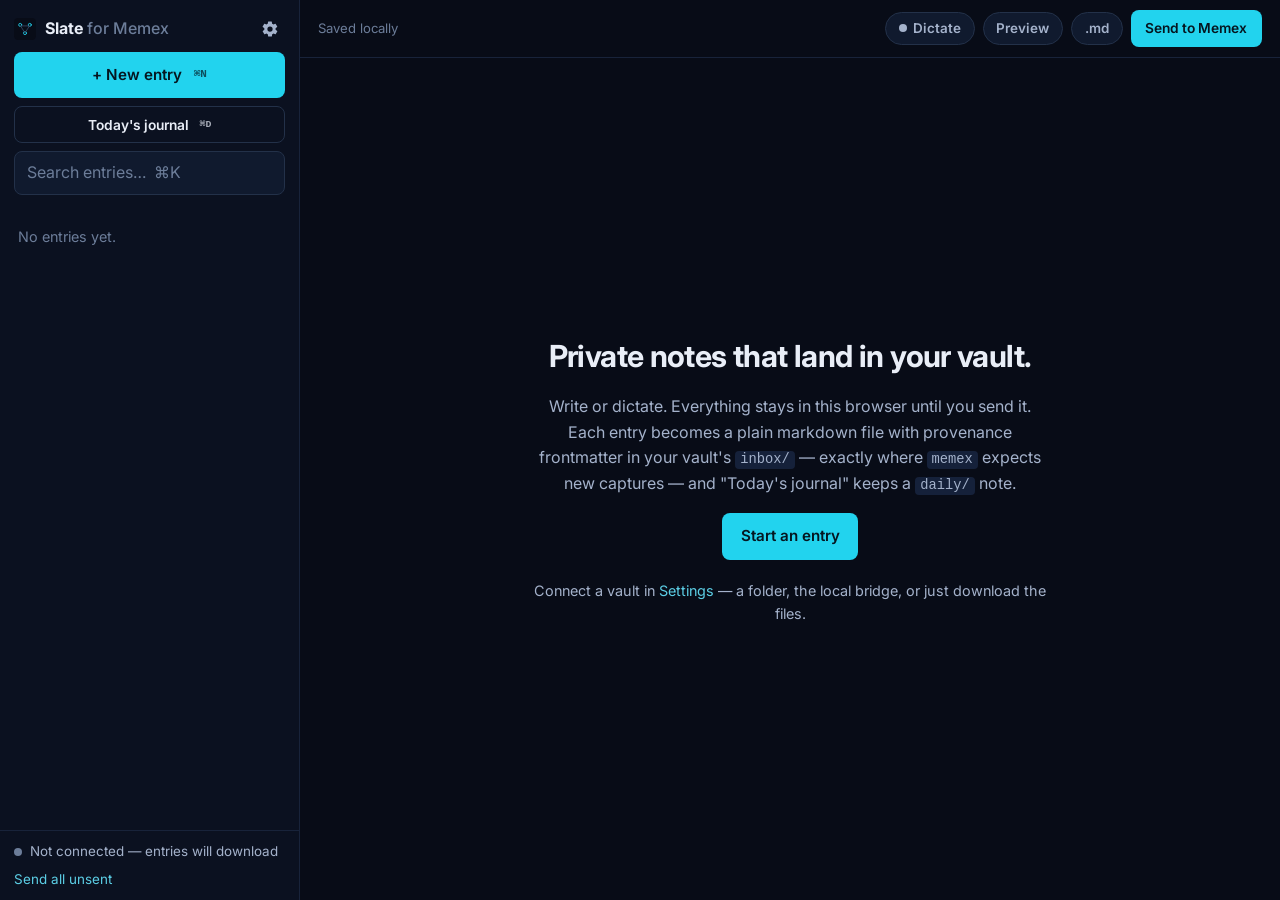
<file: notes/index.html>
<!DOCTYPE html>
<html lang="en">
<head>
  <meta charset="utf-8" />
  <meta name="viewport" content="width=device-width, initial-scale=1, viewport-fit=cover" />

  <title>Slate for Memex — private notes that land in your vault</title>
  <meta name="description" content="A private, local-first notes and journal app for Memex. Write or dictate; every entry is a markdown file with provenance frontmatter that lands in your vault's inbox/. No account, no server, no analytics." />
  <meta name="theme-color" content="#080c17" />
  <meta name="robots" content="noindex" />

  <link rel="preconnect" href="https://fonts.googleapis.com" />
  <link rel="preconnect" href="https://fonts.gstatic.com" crossorigin />
  <link href="https://fonts.googleapis.com/css2?family=Inter:wght@400;500;600;700&display=swap" rel="stylesheet" />

  <link rel="icon" type="image/svg+xml" href="../assets/favicon.svg" />
  <link rel="apple-touch-icon" href="../assets/favicon.svg" />
  <link rel="manifest" href="./manifest.webmanifest" />
  <meta name="apple-mobile-web-app-capable" content="yes" />
  <meta name="apple-mobile-web-app-status-bar-style" content="black-translucent" />
  <meta name="apple-mobile-web-app-title" content="Slate" />

  <link rel="stylesheet" href="./notes.css" />
</head>
<body>
  <a class="skip-link" href="#editor-body">Skip to editor</a>

  <div class="app" id="app">

    <!-- ================= SIDEBAR ================= -->
    <aside class="sidebar" id="sidebar" aria-label="Entries">
      <div class="sidebar-top">
        <a class="brand" href="../index.html" aria-label="MemexLab — home">
          <img src="../assets/favicon.svg" alt="" width="22" height="22" aria-hidden="true" />
          <span class="brand-name">Slate <span class="brand-for">for Memex</span></span>
        </a>
        <button class="icon-btn" id="btn-settings" type="button" title="Settings (⌘,)" aria-label="Settings">
          <svg viewBox="0 0 24 24" width="18" height="18" aria-hidden="true"><path fill="currentColor" d="M19.4 13a7.6 7.6 0 0 0 .1-1 7.6 7.6 0 0 0-.1-1l2.1-1.7a.5.5 0 0 0 .1-.6l-2-3.5a.5.5 0 0 0-.6-.2l-2.5 1a7.3 7.3 0 0 0-1.7-1l-.4-2.6a.5.5 0 0 0-.5-.4h-4a.5.5 0 0 0-.5.4l-.4 2.6a7.3 7.3 0 0 0-1.7 1l-2.5-1a.5.5 0 0 0-.6.2l-2 3.5a.5.5 0 0 0 .1.6L4.5 11a7.6 7.6 0 0 0-.1 1 7.6 7.6 0 0 0 .1 1l-2.1 1.7a.5.5 0 0 0-.1.6l2 3.5a.5.5 0 0 0 .6.2l2.5-1a7.3 7.3 0 0 0 1.7 1l.4 2.6a.5.5 0 0 0 .5.4h4a.5.5 0 0 0 .5-.4l.4-2.6a7.3 7.3 0 0 0 1.7-1l2.5 1a.5.5 0 0 0 .6-.2l2-3.5a.5.5 0 0 0-.1-.6ZM12 15.5A3.5 3.5 0 1 1 12 8.5a3.5 3.5 0 0 1 0 7Z"/></svg>
        </button>
      </div>

      <div class="sidebar-actions">
        <button class="btn btn--primary btn--block" id="btn-new" type="button">+ New entry <kbd>⌘N</kbd></button>
        <button class="btn btn--ghost btn--block btn--sm" id="btn-daily" type="button" title="Open today's daily/YYYY-MM-DD.md">Today's journal <kbd>⌘D</kbd></button>
        <input class="search" id="search" type="search" placeholder="Search entries…  ⌘K" aria-label="Search entries" autocomplete="off" />
      </div>

      <nav class="entries" id="entries" aria-label="Entry list"></nav>

      <div class="sidebar-foot">
        <div class="vault-status" id="vault-status" aria-live="polite">
          <span class="dot" id="vault-dot"></span>
          <span id="vault-text">Not connected to a vault</span>
        </div>
        <button class="link-btn" id="btn-send-all" type="button">Send all unsent</button>
      </div>
    </aside>

    <!-- ================= EDITOR ================= -->
    <main class="editor" id="editor">
      <div class="editor-bar">
        <button class="icon-btn only-mobile" id="btn-menu" type="button" aria-label="Show entries" title="Entries">
          <svg viewBox="0 0 24 24" width="20" height="20" aria-hidden="true"><path fill="currentColor" d="M3 6h18v2H3zm0 5h18v2H3zm0 5h18v2H3z"/></svg>
        </button>
        <span class="save-state" id="save-state" aria-live="polite">Saved locally</span>
        <span class="spacer"></span>
        <button class="chip" id="btn-dictate" type="button" title="Dictate (on-device where your browser supports it)" hidden>
          <span class="rec-dot" aria-hidden="true"></span> Dictate
        </button>
        <button class="chip" id="btn-preview" type="button" aria-pressed="false" title="Toggle markdown preview (⌘/)">Preview</button>
        <button class="chip" id="btn-download" type="button" title="Download this entry as .md">.md</button>
        <button class="btn btn--primary btn--sm" id="btn-send" type="button" title="Send to Memex (⌘⏎)">Send to Memex</button>
      </div>

      <div class="empty" id="empty" hidden>
        <h1>Private notes that land in your vault.</h1>
        <p>Write or dictate. Everything stays in this browser until you send it. Each entry becomes a plain markdown file with provenance frontmatter in your vault's <code>inbox/</code> — exactly where <code>memex</code> expects new captures — and "Today's journal" keeps a <code>daily/</code> note.</p>
        <button class="btn btn--primary" id="btn-new-2" type="button">Start an entry</button>
        <p class="hint">Connect a vault in <button class="link-btn" id="btn-settings-2" type="button">Settings</button> — a folder, the local bridge, or just download the files.</p>
      </div>

      <div class="editor-body" id="editor-body-wrap">
        <input class="title" id="title" type="text" placeholder="Title" aria-label="Title" autocomplete="off" />
        <div class="meta-row">
          <input class="meta" id="tags" type="text" placeholder="tags: idea, meeting, book" aria-label="Tags, comma separated" autocomplete="off" />
          <input class="meta" id="sources" type="text" placeholder="sources: https://… , [[slug]]" aria-label="Sources, comma separated" autocomplete="off" />
        </div>
        <textarea class="body" id="editor-body" placeholder="Write in markdown. [[wikilinks]] resolve inside the vault." aria-label="Entry body" spellcheck="true"></textarea>
        <article class="preview" id="preview" hidden></article>
        <div class="sent-line" id="sent-line" hidden></div>
      </div>
    </main>
  </div>

  <!-- ================= SETTINGS ================= -->
  <div class="modal" id="settings" hidden role="dialog" aria-modal="true" aria-labelledby="settings-title">
    <div class="modal-card">
      <div class="modal-head">
        <h2 id="settings-title">Settings</h2>
        <button class="icon-btn" id="btn-settings-close" type="button" aria-label="Close">✕</button>
      </div>

      <section class="set">
        <h3>Where entries go</h3>
        <p class="muted">A sent entry is written to <code>&lt;vault&gt;/inbox/</code> (or the <code>write_dir</code> in your vault's <code>governance.yml</code>) with the Capture Anywhere frontmatter (<code>title</code>, <code>status: inbox</code>, <code>captured_via</code>, <code>source_url</code>) plus <code>captured_at</code>, <code>sources</code>, <code>tags</code>, and logged to <code>.memexlab/log.jsonl</code>. "Today's journal" writes <code>daily/YYYY-MM-DD.md</code> from the daily-note template.</p>

        <label class="radio"><input type="radio" name="method" value="auto" /> <span><strong>Auto</strong> — bridge if running, else the connected folder, else download</span></label>

        <label class="radio"><input type="radio" name="method" value="vault" /> <span><strong>Vault folder</strong> — write straight into the folder (Chrome, Edge, Brave, Arc)</span></label>
        <div class="indent">
          <div class="row">
            <button class="btn btn--ghost btn--sm" id="btn-pick-vault" type="button">Choose vault folder…</button>
            <button class="btn btn--ghost btn--sm" id="btn-forget-vault" type="button" hidden>Forget</button>
            <span class="muted" id="vault-name"></span>
          </div>
          <p class="muted small" id="fs-unsupported" hidden>This browser can't write to folders (Safari, Firefox, iOS). Use the bridge or downloads.</p>
        </div>

        <label class="radio"><input type="radio" name="method" value="bridge" /> <span><strong>Local bridge</strong> — <code>bridge.py</code> running on your Mac (works in every browser, can run <code>memex reindex</code>)</span></label>
        <div class="indent">
          <div class="row">
            <input class="meta" id="bridge-url" type="url" placeholder="http://127.0.0.1:7357" aria-label="Bridge URL" />
            <button class="btn btn--ghost btn--sm" id="btn-probe" type="button">Test</button>
            <span class="muted" id="bridge-state"></span>
          </div>
          <label class="check"><input type="checkbox" id="reindex" /> <span>Run <code>memex reindex</code> after each send (bridge started with <code>--reindex</code>)</span></label>
          <details class="muted small">
            <summary>How to start the bridge</summary>
<pre><code>curl -O https://memexlab.xyz/notes/bridge.py
python3 bridge.py --vault "~/path/to/your/vault" --reindex
# app + bridge at http://127.0.0.1:7357 — Safari and iPhone (same Wi-Fi, --host 0.0.0.0) included</code></pre>
          </details>
        </div>

        <label class="radio"><input type="radio" name="method" value="download" /> <span><strong>Download</strong> — save the .md file yourself, drop it into <code>inbox/</code></span></label>
      </section>

      <section class="set">
        <h3>Writing</h3>
        <label class="field">Dictation language
          <select id="lang">
            <option value="">Browser default</option>
            <option value="tr-TR">Türkçe</option>
            <option value="en-US">English (US)</option>
            <option value="en-GB">English (UK)</option>
            <option value="de-DE">Deutsch</option>
            <option value="fr-FR">Français</option>
          </select>
        </label>
        <label class="field">Default tags for new entries
          <input class="meta" id="default-tags" type="text" placeholder="journal" autocomplete="off" />
        </label>
        <label class="field">Inbox filename
          <select id="naming">
            <option value="date">2026-03-17-11-47-short-description.md (docs convention)</option>
            <option value="slug">short-description-20260317T114700Z.md (memex-cli / mcp)</option>
          </select>
        </label>
        <label class="field">Frontmatter <code>captured_via</code>
          <input class="meta" id="agent" type="text" placeholder="slate" autocomplete="off" />
        </label>
      </section>

      <section class="set">
        <h3>Your data</h3>
        <p class="muted">Entries live only in this browser's storage. Export regularly if you don't send them.</p>
        <div class="row">
          <button class="btn btn--ghost btn--sm" id="btn-export" type="button">Export all (JSON)</button>
          <button class="btn btn--ghost btn--sm" id="btn-import" type="button">Import JSON…</button>
          <input id="import-file" type="file" accept="application/json,.json" hidden />
          <button class="btn btn--ghost btn--sm danger" id="btn-wipe" type="button">Delete everything</button>
        </div>
        <p class="muted small" id="storage-info"></p>
      </section>

      <p class="muted small">No account. No server. No analytics. The only network call this page can make is to a bridge you run yourself. <a href="https://github.com/btekmen/memexlab" rel="noopener noreferrer" target="_blank">Source</a></p>
    </div>
  </div>

  <div class="toast" id="toast" role="status" aria-live="polite" hidden></div>

  <script src="./notes.js"></script>
</body>
</html>
</file>
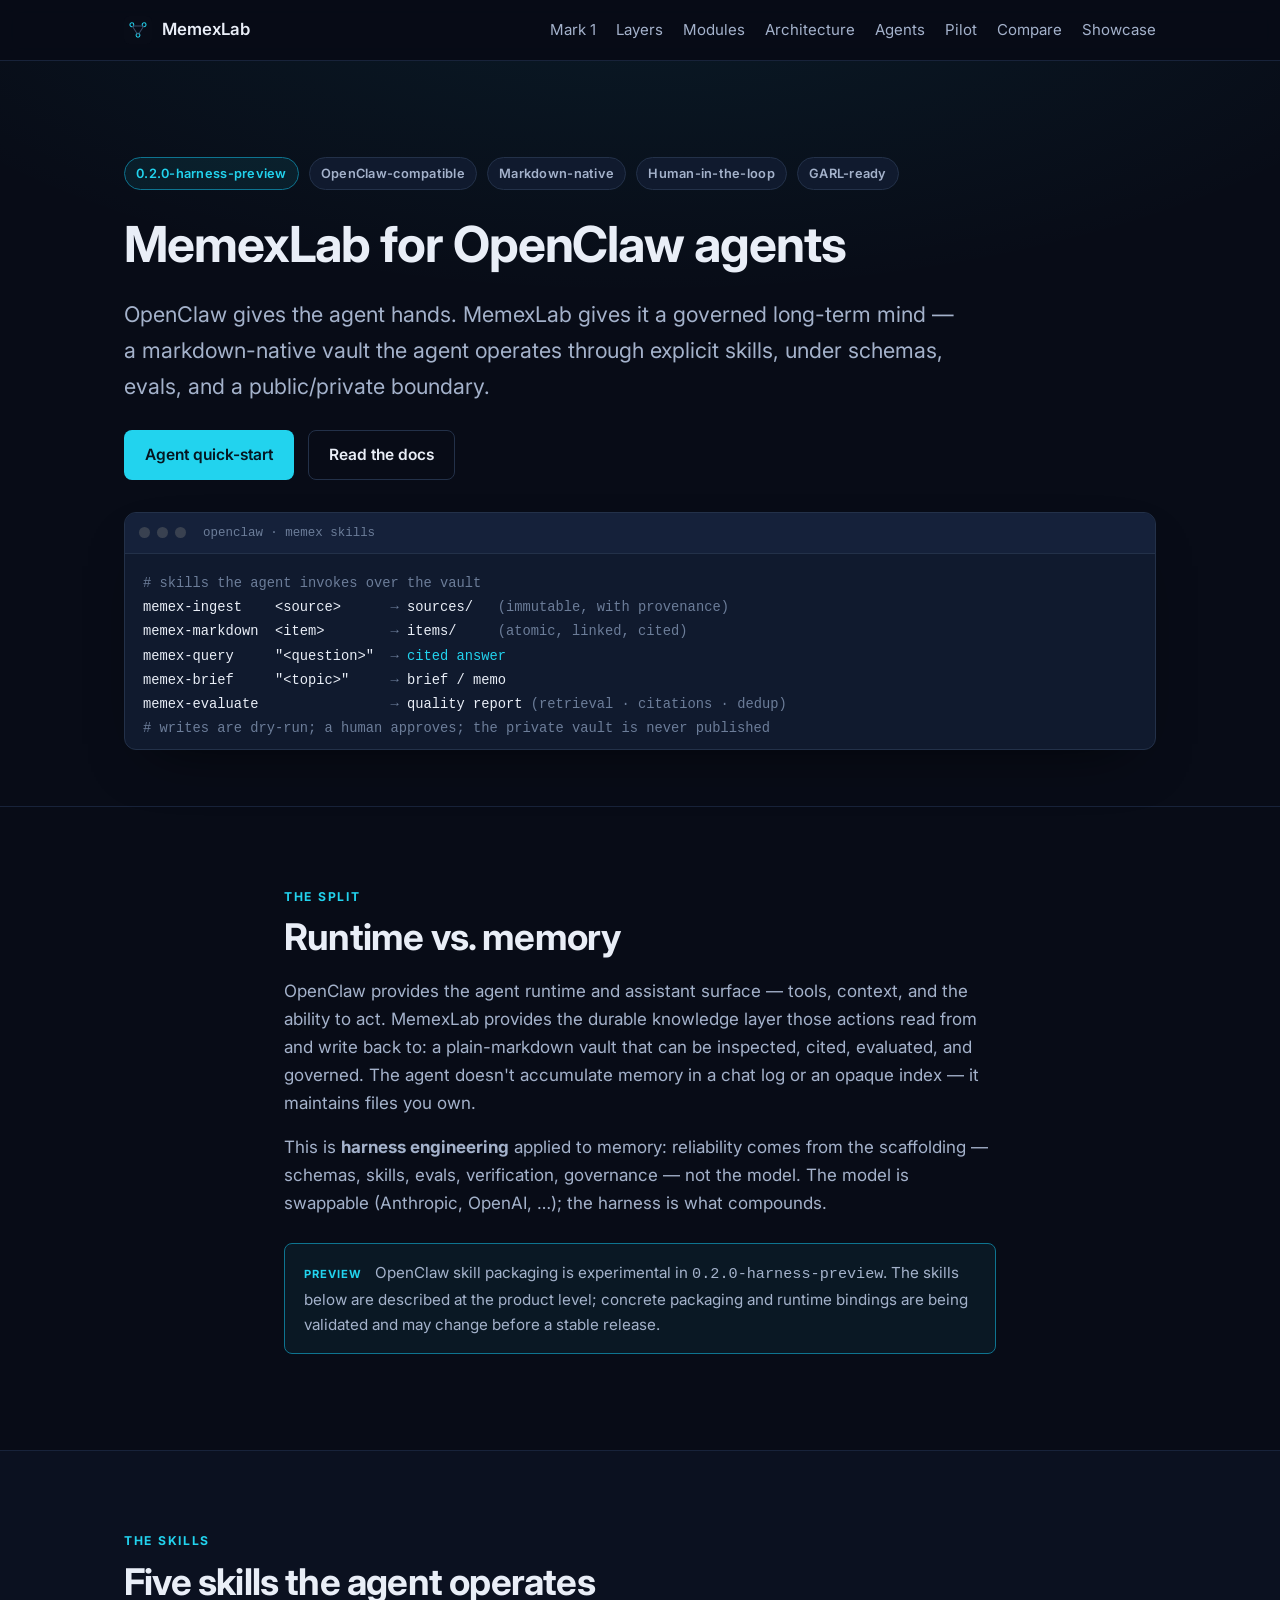
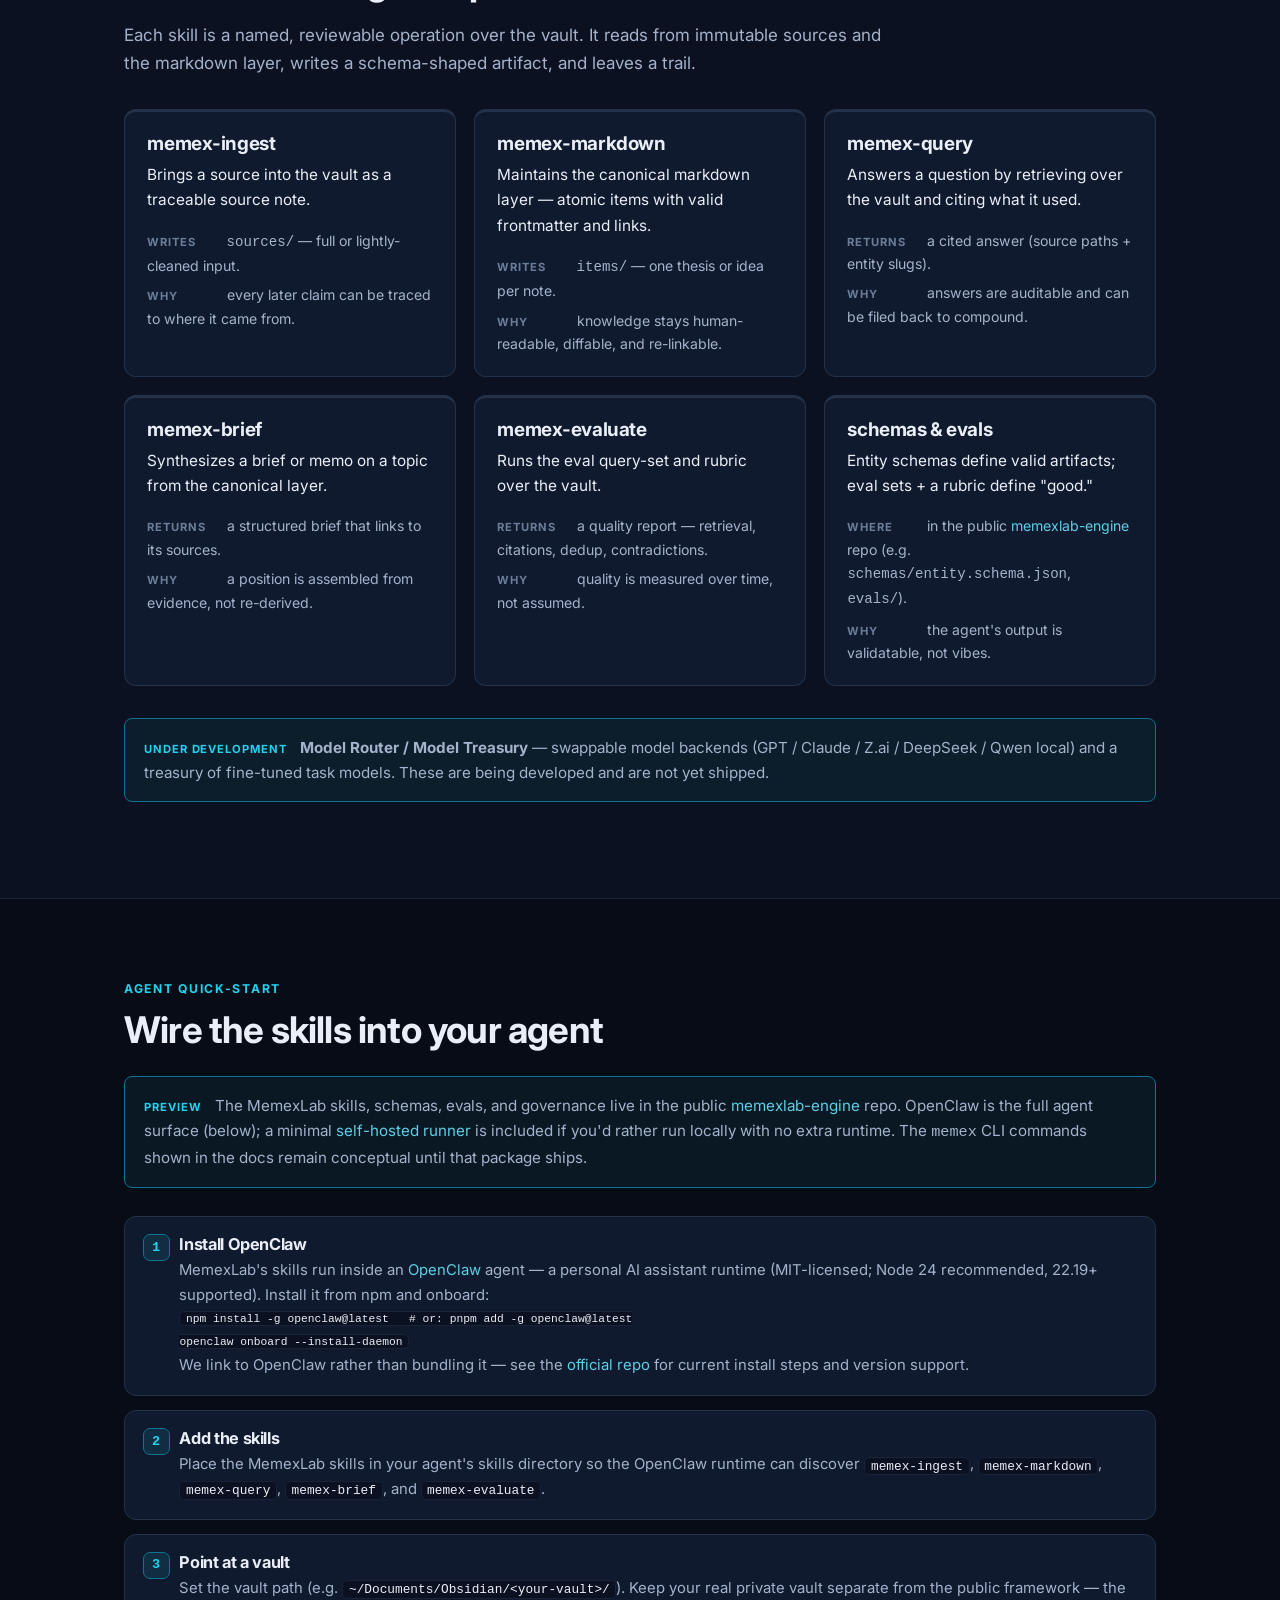
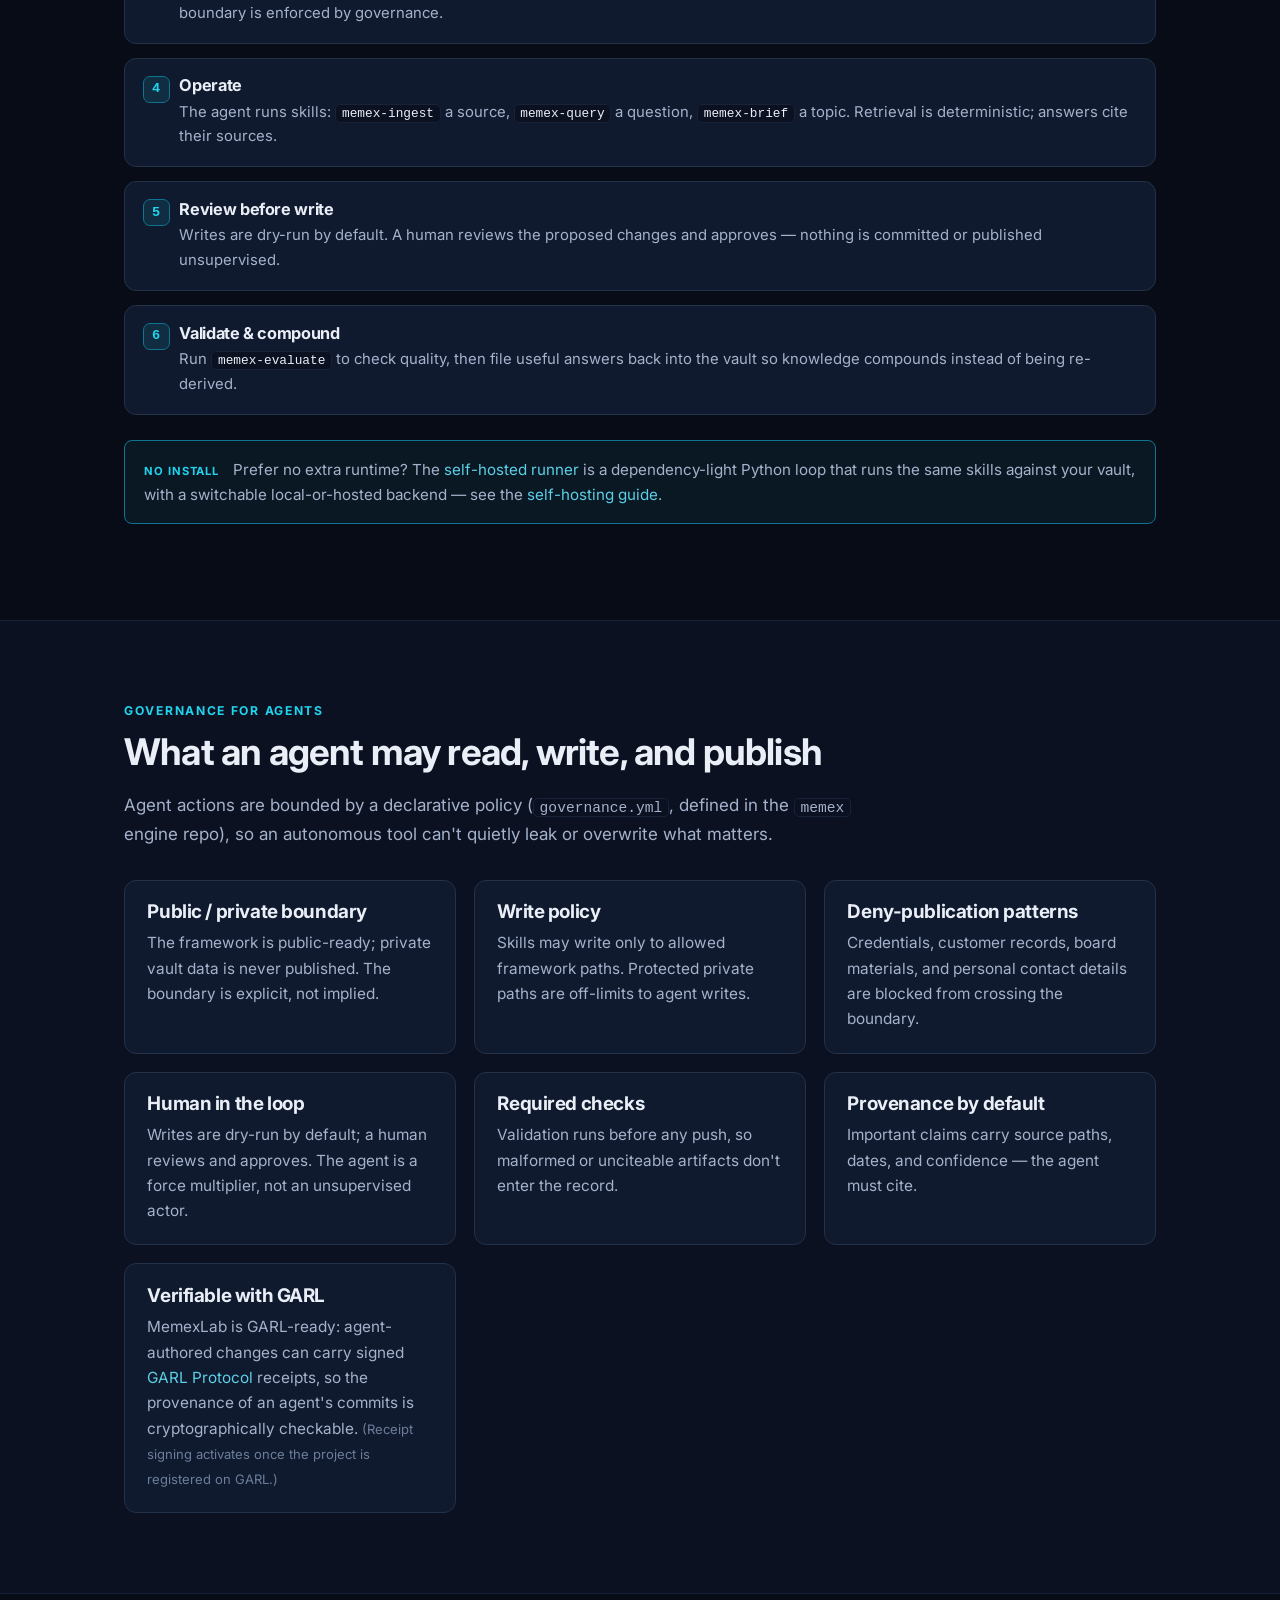
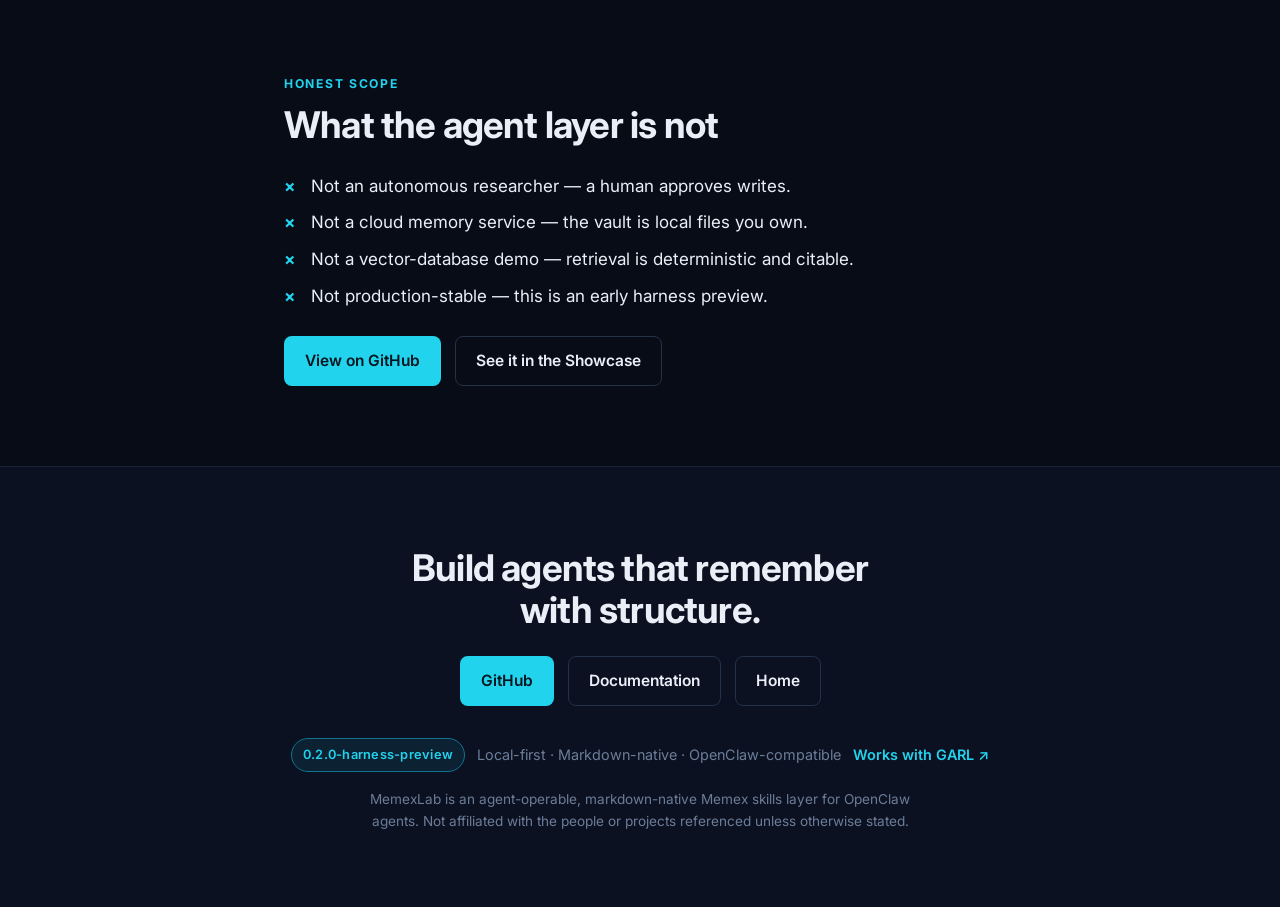
<file: agents.html>
<!DOCTYPE html>
<html lang="en">
<head>
  <meta charset="utf-8" />
  <meta name="viewport" content="width=device-width, initial-scale=1" />

  <title>For OpenClaw Agents — MemexLab</title>
  <meta name="description" content="Run MemexLab inside an OpenClaw-compatible agent: ingest, markdown, query, brief, and evaluate skills over a governed, markdown-native vault with a public/private boundary." />
  <meta name="theme-color" content="#080c17" />

  <link rel="preconnect" href="https://fonts.googleapis.com" />
  <link rel="preconnect" href="https://fonts.gstatic.com" crossorigin />
  <link href="https://fonts.googleapis.com/css2?family=Inter:wght@400;500;600;700;800&display=swap" rel="stylesheet" />

  <link rel="canonical" href="https://memexlab.xyz/agents.html" />

  <meta property="og:type" content="website" />
  <meta property="og:title" content="For OpenClaw Agents — MemexLab" />
  <meta property="og:description" content="Operate a governed, markdown-native vault through agent skills: ingest, markdown, query, brief, evaluate." />
  <meta property="og:site_name" content="MemexLab" />
  <meta property="og:url" content="https://memexlab.xyz/agents.html" />
  <meta property="og:image" content="https://memexlab.xyz/assets/og.png" />
  <meta property="og:image:width" content="1200" />
  <meta property="og:image:height" content="630" />
  <meta name="twitter:card" content="summary_large_image" />
  <meta name="twitter:image" content="https://memexlab.xyz/assets/og.png" />
  <meta name="twitter:title" content="For OpenClaw Agents — MemexLab" />
  <meta name="twitter:description" content="Operate a governed, markdown-native vault through agent skills." />

  <link rel="icon" type="image/svg+xml" href="./assets/favicon.svg" />
  <link rel="stylesheet" href="./styles.css" />
</head>
<body id="top">
  <a class="skip-link" href="#main">Skip to content</a>

  <header class="site-header">
    <div class="container header-inner">
      <a class="brand" href="./index.html" aria-label="MemexLab — home">
        <img src="./assets/favicon.svg" alt="" width="28" height="28" aria-hidden="true" />
        <span class="brand-name">MemexLab</span>
      </a>
      <nav class="site-nav" aria-label="Primary">
        <a href="./index.html#operating-core">Mark 1</a>
        <a href="./index.html#layers">Layers</a>
        <a href="./index.html#modules">Modules</a>
        <a href="./index.html#architecture">Architecture</a>
        <a href="./agents.html" aria-current="page">Agents</a>
        <a href="./pilot.html">Pilot</a>
        <a href="./compare.html">Compare</a>
        <a href="./showcase.html">Showcase</a>
      </nav>
    </div>
  </header>

  <main id="main">

    <!-- HERO -->
    <section class="hero hero--compact" aria-labelledby="hero-title">
      <div class="container">
        <ul class="badges" aria-label="Status">
          <li class="badge badge--accent">0.2.0-harness-preview</li>
          <li class="badge">OpenClaw-compatible</li>
          <li class="badge">Markdown-native</li>
          <li class="badge">Human-in-the-loop</li>
          <li class="badge">GARL-ready</li>
        </ul>
        <h1 id="hero-title">MemexLab for OpenClaw agents</h1>
        <p class="lede lede--wide">
          OpenClaw gives the agent hands. MemexLab gives it a governed long-term mind — a
          markdown-native vault the agent operates through explicit skills, under schemas,
          evals, and a public/private boundary.
        </p>
        <div class="cta-row">
          <a class="btn btn--primary" href="#quickstart">Agent quick-start</a>
          <a class="btn btn--ghost" href="https://btekmen.github.io/memexlab-engine/" rel="noopener noreferrer" target="_blank">Read the docs</a>
        </div>

        <figure class="terminal" style="margin-top:2rem" aria-label="Agent skills flow">
          <div class="terminal-bar" aria-hidden="true">
            <span class="dot"></span><span class="dot"></span><span class="dot"></span>
            <span class="terminal-title">openclaw · memex skills</span>
          </div>
          <pre class="terminal-body"><code><span class="c-dim"># skills the agent invokes over the vault</span>
memex-ingest    &lt;source&gt;      <span class="c-arrow">→</span> sources/   <span class="c-dim">(immutable, with provenance)</span>
memex-markdown  &lt;item&gt;        <span class="c-arrow">→</span> items/     <span class="c-dim">(atomic, linked, cited)</span>
memex-query     "&lt;question&gt;"  <span class="c-arrow">→</span> <span class="c-accent">cited answer</span>
memex-brief     "&lt;topic&gt;"     <span class="c-arrow">→</span> brief / memo
memex-evaluate                <span class="c-arrow">→</span> quality report <span class="c-dim">(retrieval · citations · dedup)</span>
<span class="c-dim"># writes are dry-run; a human approves; the private vault is never published</span></code></pre>
        </figure>
      </div>
    </section>

    <!-- WHY -->
    <section class="section" aria-labelledby="why-title">
      <div class="container narrow">
        <p class="eyebrow">The split</p>
        <h2 id="why-title">Runtime vs. memory</h2>
        <p class="section-intro">
          OpenClaw provides the agent runtime and assistant surface — tools, context, and the
          ability to act. MemexLab provides the durable knowledge layer those actions read from
          and write back to: a plain-markdown vault that can be inspected, cited, evaluated, and
          governed. The agent doesn't accumulate memory in a chat log or an opaque index — it
          maintains files you own.
        </p>
        <p class="section-intro">
          This is <strong>harness engineering</strong> applied to memory: reliability comes from the
          scaffolding — schemas, skills, evals, verification, governance — not the model. The model
          is swappable (Anthropic, OpenAI, …); the harness is what compounds.
        </p>
        <p class="note">
          <span class="note-tag">Preview</span>
          OpenClaw skill packaging is experimental in <code>0.2.0-harness-preview</code>. The
          skills below are described at the product level; concrete packaging and runtime
          bindings are being validated and may change before a stable release.
        </p>
      </div>
    </section>

    <!-- SKILLS -->
    <section id="skills" class="section section--alt" aria-labelledby="skills-title">
      <div class="container">
        <p class="eyebrow">The skills</p>
        <h2 id="skills-title">Five skills the agent operates</h2>
        <p class="section-intro">
          Each skill is a named, reviewable operation over the vault. It reads from immutable
          sources and the markdown layer, writes a schema-shaped artifact, and leaves a trail.
        </p>
        <div class="skill-grid">
          <article class="skill-card">
            <h3>memex-ingest</h3>
            <p class="skill-what">Brings a source into the vault as a traceable source note.</p>
            <p class="skill-artifact"><span>Writes</span> <code>sources/</code> — full or lightly-cleaned input.</p>
            <p class="skill-why"><span>Why</span> every later claim can be traced to where it came from.</p>
          </article>
          <article class="skill-card">
            <h3>memex-markdown</h3>
            <p class="skill-what">Maintains the canonical markdown layer — atomic items with valid frontmatter and links.</p>
            <p class="skill-artifact"><span>Writes</span> <code>items/</code> — one thesis or idea per note.</p>
            <p class="skill-why"><span>Why</span> knowledge stays human-readable, diffable, and re-linkable.</p>
          </article>
          <article class="skill-card">
            <h3>memex-query</h3>
            <p class="skill-what">Answers a question by retrieving over the vault and citing what it used.</p>
            <p class="skill-artifact"><span>Returns</span> a cited answer (source paths + entity slugs).</p>
            <p class="skill-why"><span>Why</span> answers are auditable and can be filed back to compound.</p>
          </article>
          <article class="skill-card">
            <h3>memex-brief</h3>
            <p class="skill-what">Synthesizes a brief or memo on a topic from the canonical layer.</p>
            <p class="skill-artifact"><span>Returns</span> a structured brief that links to its sources.</p>
            <p class="skill-why"><span>Why</span> a position is assembled from evidence, not re-derived.</p>
          </article>
          <article class="skill-card">
            <h3>memex-evaluate</h3>
            <p class="skill-what">Runs the eval query-set and rubric over the vault.</p>
            <p class="skill-artifact"><span>Returns</span> a quality report — retrieval, citations, dedup, contradictions.</p>
            <p class="skill-why"><span>Why</span> quality is measured over time, not assumed.</p>
          </article>
          <article class="skill-card">
            <h3>schemas &amp; evals</h3>
            <p class="skill-what">Entity schemas define valid artifacts; eval sets + a rubric define "good."</p>
            <p class="skill-artifact"><span>Where</span> in the public <a href="https://github.com/btekmen/memexlab-engine" rel="noopener noreferrer" target="_blank">memexlab-engine</a> repo (e.g. <code>schemas/entity.schema.json</code>, <code>evals/</code>).</p>
            <p class="skill-why"><span>Why</span> the agent's output is validatable, not vibes.</p>
          </article>
        </div>
        <p class="note" style="margin-top:2rem">
          <span class="note-tag">Under development</span>
          <strong>Model Router / Model Treasury</strong> — swappable model backends (GPT / Claude / Z.ai / DeepSeek / Qwen local) 
          and a treasury of fine-tuned task models. These are being developed and are not yet shipped.
        </p>
      </div>
    </section>

    <!-- QUICK START -->
    <section id="quickstart" class="section" aria-labelledby="qs-title">
      <div class="container">
        <p class="eyebrow">Agent quick-start</p>
        <h2 id="qs-title">Wire the skills into your agent</h2>
        <p class="note"><span class="note-tag">Preview</span> The MemexLab skills, schemas, evals, and governance live in the public <a href="https://github.com/btekmen/memexlab-engine" rel="noopener noreferrer" target="_blank">memexlab-engine</a> repo. OpenClaw is the full agent surface (below); a minimal <a href="https://github.com/btekmen/memexlab-engine/tree/main/runner" rel="noopener noreferrer" target="_blank">self-hosted runner</a> is included if you'd rather run locally with no extra runtime. The <code>memex</code> CLI commands shown in the docs remain conceptual until that package ships.</p>
        <ol class="steps">
          <li>
            <h3>Install OpenClaw</h3>
            <p>MemexLab's skills run inside an <a href="https://github.com/openclaw/openclaw" rel="noopener noreferrer" target="_blank">OpenClaw</a> agent — a personal AI assistant runtime (MIT-licensed; Node&nbsp;24 recommended, 22.19+ supported). Install it from npm and onboard:</p>
            <pre class="terminal-body terminal-body--bare"><code>npm install -g openclaw@latest   # or: pnpm add -g openclaw@latest
openclaw onboard --install-daemon</code></pre>
            <p>We link to OpenClaw rather than bundling it — see the <a href="https://github.com/openclaw/openclaw" rel="noopener noreferrer" target="_blank">official repo</a> for current install steps and version support.</p>
          </li>
          <li>
            <h3>Add the skills</h3>
            <p>Place the MemexLab skills in your agent's skills directory so the OpenClaw runtime can discover <code>memex-ingest</code>, <code>memex-markdown</code>, <code>memex-query</code>, <code>memex-brief</code>, and <code>memex-evaluate</code>.</p>
          </li>
          <li>
            <h3>Point at a vault</h3>
            <p>Set the vault path (e.g. <code>~/Documents/Obsidian/&lt;your-vault&gt;/</code>). Keep your real private vault separate from the public framework — the boundary is enforced by governance.</p>
          </li>
          <li>
            <h3>Operate</h3>
            <p>The agent runs skills: <code>memex-ingest</code> a source, <code>memex-query</code> a question, <code>memex-brief</code> a topic. Retrieval is deterministic; answers cite their sources.</p>
          </li>
          <li>
            <h3>Review before write</h3>
            <p>Writes are dry-run by default. A human reviews the proposed changes and approves — nothing is committed or published unsupervised.</p>
          </li>
          <li>
            <h3>Validate &amp; compound</h3>
            <p>Run <code>memex-evaluate</code> to check quality, then file useful answers back into the vault so knowledge compounds instead of being re-derived.</p>
          </li>
        </ol>
        <p class="note"><span class="note-tag">No install</span> Prefer no extra runtime? The <a href="https://github.com/btekmen/memexlab-engine/tree/main/runner" rel="noopener noreferrer" target="_blank">self-hosted runner</a> is a dependency-light Python loop that runs the same skills against your vault, with a switchable local-or-hosted backend — see the <a href="https://btekmen.github.io/memexlab-engine/engineering/self-hosting/" rel="noopener noreferrer" target="_blank">self-hosting guide</a>.</p>
      </div>
    </section>

    <!-- GOVERNANCE -->
    <section class="section section--alt" aria-labelledby="gov-title">
      <div class="container">
        <p class="eyebrow">Governance for agents</p>
        <h2 id="gov-title">What an agent may read, write, and publish</h2>
        <p class="section-intro">
          Agent actions are bounded by a declarative policy (<code>governance.yml</code>, defined
          in the <code>memex</code> engine repo), so an autonomous tool can't quietly leak or
          overwrite what matters.
        </p>
        <div class="def-grid">
          <article class="def-card">
            <h3>Public / private boundary</h3>
            <p>The framework is public-ready; private vault data is never published. The boundary is explicit, not implied.</p>
          </article>
          <article class="def-card">
            <h3>Write policy</h3>
            <p>Skills may write only to allowed framework paths. Protected private paths are off-limits to agent writes.</p>
          </article>
          <article class="def-card">
            <h3>Deny-publication patterns</h3>
            <p>Credentials, customer records, board materials, and personal contact details are blocked from crossing the boundary.</p>
          </article>
          <article class="def-card">
            <h3>Human in the loop</h3>
            <p>Writes are dry-run by default; a human reviews and approves. The agent is a force multiplier, not an unsupervised actor.</p>
          </article>
          <article class="def-card">
            <h3>Required checks</h3>
            <p>Validation runs before any push, so malformed or unciteable artifacts don't enter the record.</p>
          </article>
          <article class="def-card">
            <h3>Provenance by default</h3>
            <p>Important claims carry source paths, dates, and confidence — the agent must cite.</p>
          </article>
          <article class="def-card">
            <h3>Verifiable with GARL</h3>
            <p>MemexLab is GARL-ready: agent-authored changes can carry signed <a href="https://garl.ai/" rel="noopener noreferrer" target="_blank">GARL Protocol</a> receipts, so the provenance of an agent's commits is cryptographically checkable. <span class="muted-note">(Receipt signing activates once the project is registered on GARL.)</span></p>
          </article>
        </div>
      </div>
    </section>

    <!-- NOT -->
    <section class="section" aria-labelledby="not-title">
      <div class="container narrow">
        <p class="eyebrow">Honest scope</p>
        <h2 id="not-title">What the agent layer is not</h2>
        <ul class="not-list">
          <li>Not an autonomous researcher — a human approves writes.</li>
          <li>Not a cloud memory service — the vault is local files you own.</li>
          <li>Not a vector-database demo — retrieval is deterministic and citable.</li>
          <li>Not production-stable — this is an early harness preview.</li>
        </ul>
        <div class="cta-row">
          <a class="btn btn--primary" href="https://github.com/btekmen/memexlab" rel="noopener noreferrer" target="_blank">View on GitHub</a>
          <a class="btn btn--ghost" href="./showcase.html">See it in the Showcase</a>
        </div>
      </div>
    </section>

  </main>

  <footer class="site-footer" aria-labelledby="cta-title">
    <div class="container footer-inner">
      <h2 id="cta-title" class="cta-title">Build agents that remember with structure.</h2>
      <div class="cta-row cta-row--center">
        <a class="btn btn--primary" href="https://github.com/btekmen/memexlab" rel="noopener noreferrer" target="_blank">GitHub</a>
        <a class="btn btn--ghost" href="https://btekmen.github.io/memexlab-engine/" rel="noopener noreferrer" target="_blank">Documentation</a>
        <a class="btn btn--ghost" href="./index.html">Home</a>
      </div>
      <p class="footer-meta">
        <span class="badge badge--accent">0.2.0-harness-preview</span>
        <span>Local-first · Markdown-native · OpenClaw-compatible</span>
        <a href="https://garl.ai/" rel="noopener noreferrer" target="_blank">Works with GARL ↗</a>
      </p>
      <p class="footer-fine">
        MemexLab is an agent-operable, markdown-native Memex skills layer for OpenClaw agents.
        Not affiliated with the people or projects referenced unless otherwise stated.
      </p>
    </div>
  </footer>

</body>
</html>
</file>
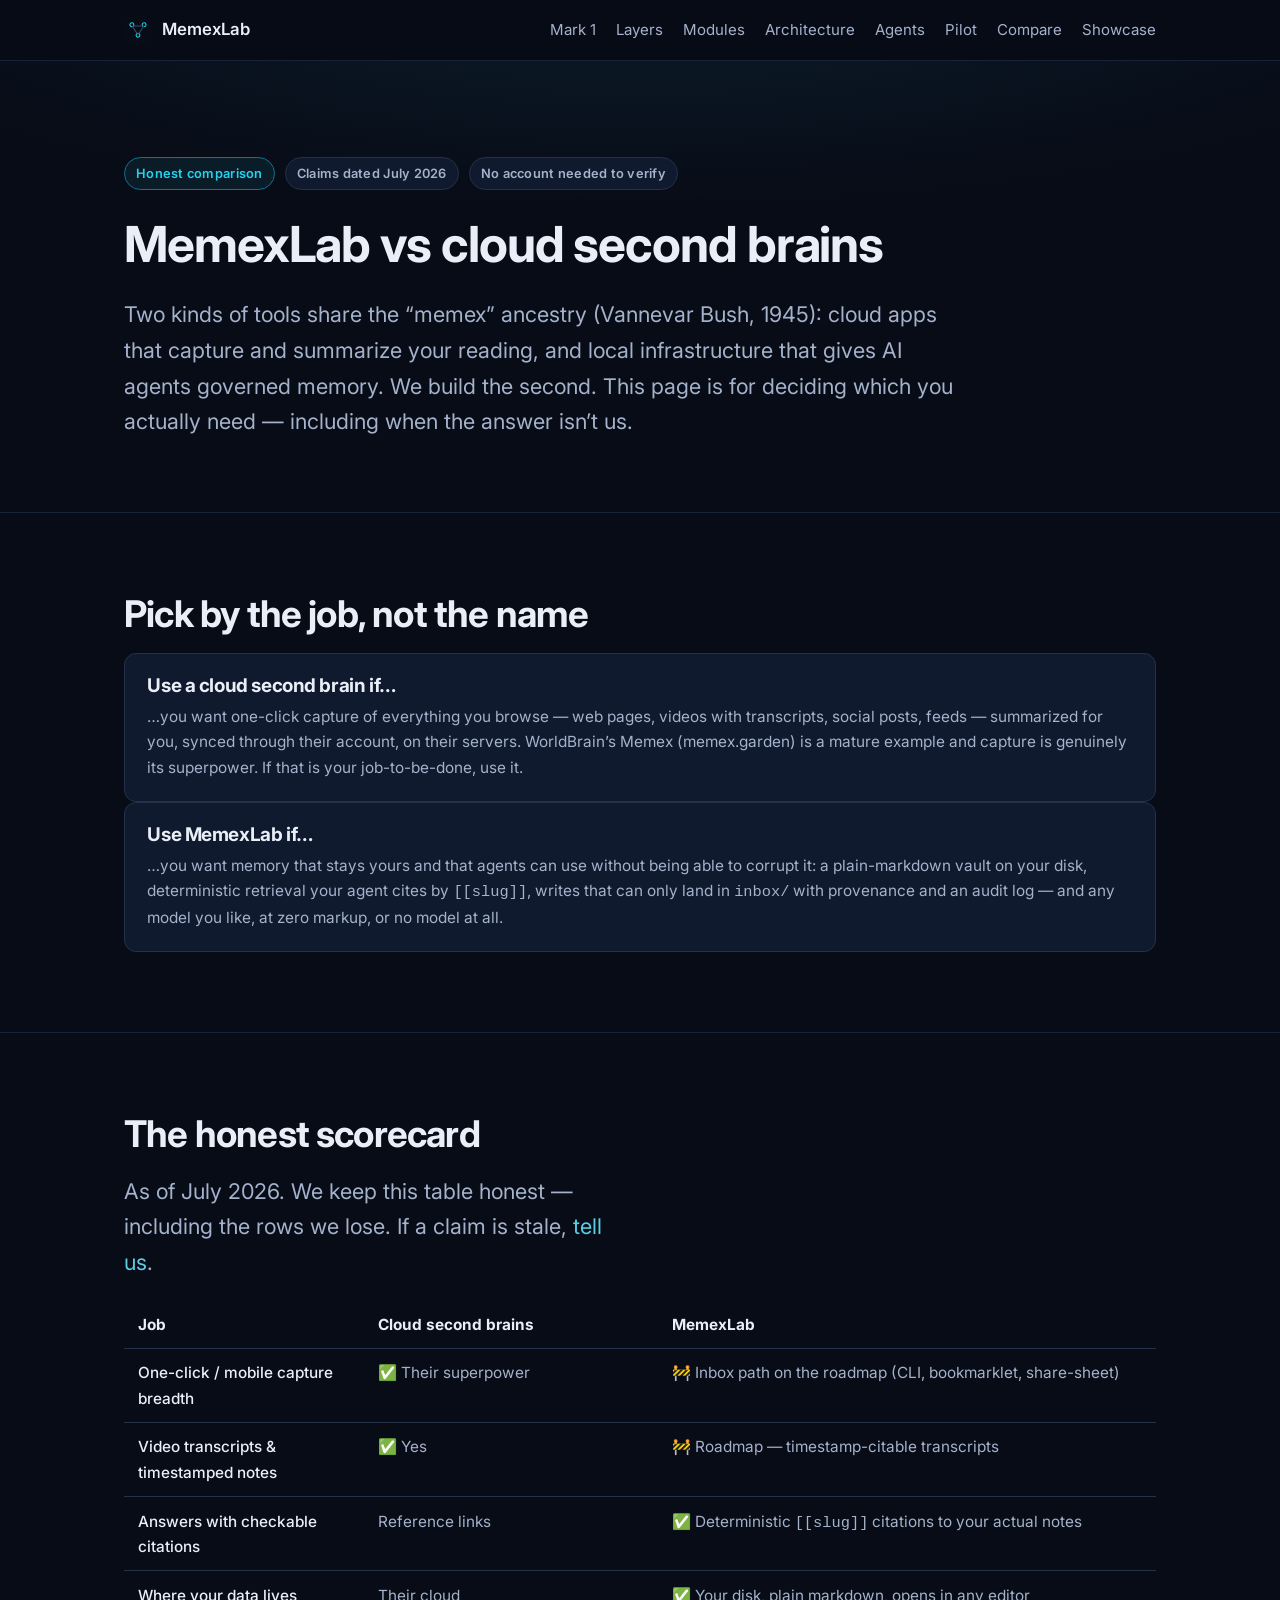
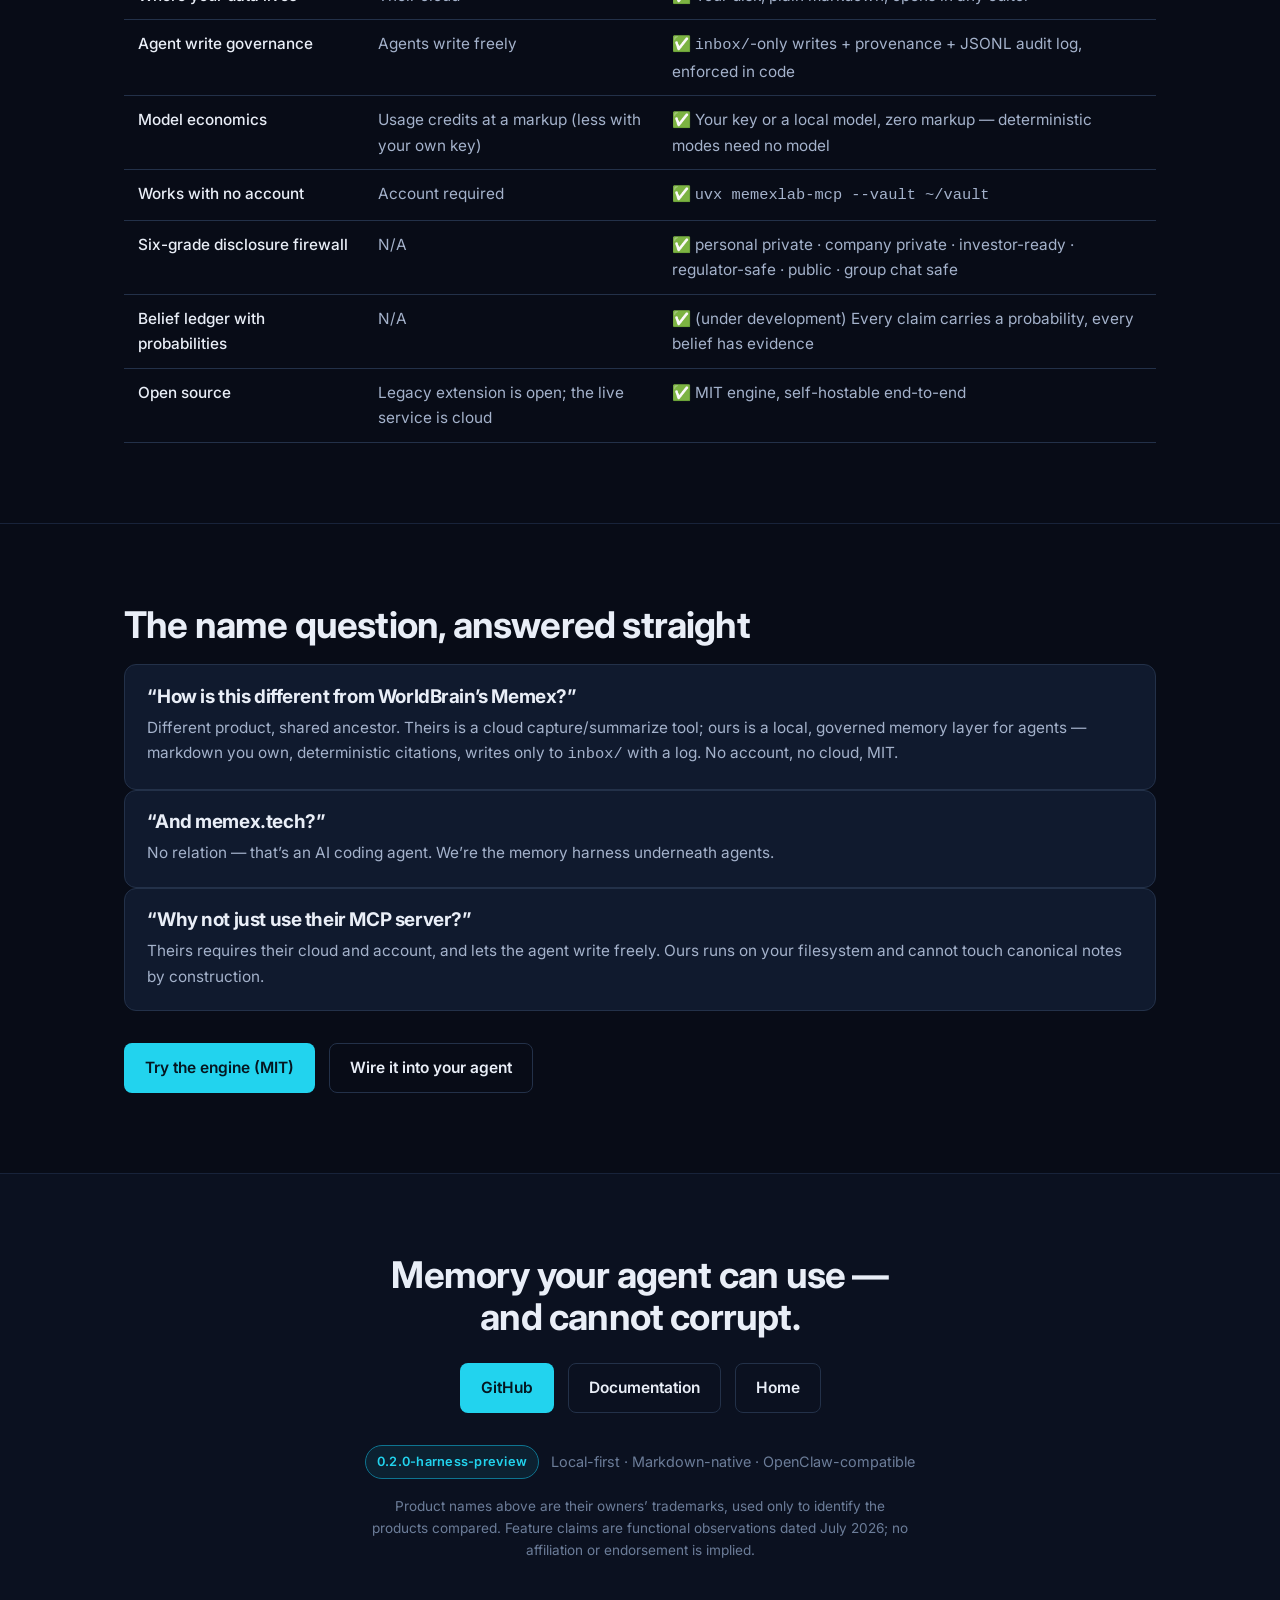
<file: compare.html>
<!DOCTYPE html>
<html lang="en">
<head>
  <meta charset="utf-8" />
  <meta name="viewport" content="width=device-width, initial-scale=1" />

  <title>MemexLab vs Cloud Second Brains — an honest comparison</title>
  <meta name="description" content="Cloud capture apps and local governed memory solve different jobs. An honest comparison — including the rows we lose — so you can pick the right tool." />
  <meta name="theme-color" content="#080c17" />

  <link rel="preconnect" href="https://fonts.googleapis.com" />
  <link rel="preconnect" href="https://fonts.gstatic.com" crossorigin />
  <link href="https://fonts.googleapis.com/css2?family=Inter:wght@400;500;600;700;800&display=swap" rel="stylesheet" />

  <link rel="canonical" href="https://memexlab.xyz/compare.html" />

  <meta property="og:type" content="website" />
  <meta property="og:title" content="MemexLab vs Cloud Second Brains" />
  <meta property="og:description" content="An honest comparison — including the rows we lose." />
  <meta property="og:site_name" content="MemexLab" />
  <meta property="og:url" content="https://memexlab.xyz/compare.html" />
  <meta property="og:image" content="https://memexlab.xyz/assets/og.png" />
  <meta property="og:image:width" content="1200" />
  <meta property="og:image:height" content="630" />
  <meta name="twitter:card" content="summary_large_image" />
  <meta name="twitter:image" content="https://memexlab.xyz/assets/og.png" />
  <meta name="twitter:title" content="MemexLab vs Cloud Second Brains" />
  <meta name="twitter:description" content="An honest comparison — including the rows we lose." />

  <link rel="icon" type="image/svg+xml" href="./assets/favicon.svg" />
  <link rel="stylesheet" href="./styles.css" />
</head>
<body id="top">
  <a class="skip-link" href="#main">Skip to content</a>

  <header class="site-header">
    <div class="container header-inner">
      <a class="brand" href="./index.html" aria-label="MemexLab — home">
        <img src="./assets/favicon.svg" alt="" width="28" height="28" aria-hidden="true" />
        <span class="brand-name">MemexLab</span>
      </a>
      <nav class="site-nav" aria-label="Primary">
        <a href="./index.html#operating-core">Mark 1</a>
        <a href="./index.html#layers">Layers</a>
        <a href="./index.html#modules">Modules</a>
        <a href="./index.html#architecture">Architecture</a>
        <a href="./agents.html">Agents</a>
        <a href="./pilot.html">Pilot</a>
        <a href="./compare.html" aria-current="page">Compare</a>
        <a href="./showcase.html">Showcase</a>
      </nav>
    </div>
  </header>

  <main id="main">

    <!-- HERO -->
    <section class="hero hero--compact" aria-labelledby="hero-title">
      <div class="container">
        <ul class="badges" aria-label="Status">
          <li class="badge badge--accent">Honest comparison</li>
          <li class="badge">Claims dated July 2026</li>
          <li class="badge">No account needed to verify</li>
        </ul>
        <h1 id="hero-title">MemexLab vs cloud second brains</h1>
        <p class="lede lede--wide">
          Two kinds of tools share the “memex” ancestry (Vannevar Bush, 1945): cloud apps
          that capture and summarize your reading, and local infrastructure that gives AI
          agents governed memory. We build the second. This page is for deciding which
          you actually need — including when the answer isn’t us.
        </p>
      </div>
    </section>

    <!-- WHICH ONE -->
    <section class="section" aria-labelledby="which-title">
      <div class="container">
        <h2 id="which-title">Pick by the job, not the name</h2>
        <div class="grid grid--2">
          <div class="def-card">
            <h3>Use a cloud second brain if…</h3>
            <p>
              …you want one-click capture of everything you browse — web pages, videos
              with transcripts, social posts, feeds — summarized for you, synced through
              their account, on their servers. WorldBrain’s Memex (memex.garden) is a
              mature example and capture is genuinely its superpower. If that is your
              job-to-be-done, use it.
            </p>
          </div>
          <div class="def-card">
            <h3>Use MemexLab if…</h3>
            <p>
              …you want memory that stays yours and that agents can use without being
              able to corrupt it: a plain-markdown vault on your disk, deterministic
              retrieval your agent cites by <code>[[slug]]</code>, writes that can only
              land in <code>inbox/</code> with provenance and an audit log — and any
              model you like, at zero markup, or no model at all.
            </p>
          </div>
        </div>
      </div>
    </section>

    <!-- SCORECARD -->
    <section class="section" aria-labelledby="score-title">
      <div class="container">
        <h2 id="score-title">The honest scorecard</h2>
        <p class="lede">As of July 2026. We keep this table honest — including the rows we lose. If a claim is stale, <a href="https://github.com/btekmen/memexlab-engine/issues" rel="noopener noreferrer" target="_blank">tell us</a>.</p>
        <div class="cmp-wrap">
          <table class="cmp-table">
            <thead>
              <tr><th scope="col">Job</th><th scope="col">Cloud second brains</th><th scope="col">MemexLab</th></tr>
            </thead>
            <tbody>
              <tr><td>One-click / mobile capture breadth</td><td>✅ Their superpower</td><td>🚧 Inbox path on the roadmap (CLI, bookmarklet, share-sheet)</td></tr>
              <tr><td>Video transcripts &amp; timestamped notes</td><td>✅ Yes</td><td>🚧 Roadmap — timestamp-citable transcripts</td></tr>
              <tr><td>Answers with checkable citations</td><td>Reference links</td><td>✅ Deterministic <code>[[slug]]</code> citations to your actual notes</td></tr>
              <tr><td>Where your data lives</td><td>Their cloud</td><td>✅ Your disk, plain markdown, opens in any editor</td></tr>
              <tr><td>Agent write governance</td><td>Agents write freely</td><td>✅ <code>inbox/</code>-only writes + provenance + JSONL audit log, enforced in code</td></tr>
              <tr><td>Model economics</td><td>Usage credits at a markup (less with your own key)</td><td>✅ Your key or a local model, zero markup — deterministic modes need no model</td></tr>
              <tr><td>Works with no account</td><td>Account required</td><td>✅ <code>uvx memexlab-mcp --vault ~/vault</code></td></tr>
              <tr><td>Six-grade disclosure firewall</td><td>N/A</td><td>✅ personal private · company private · investor-ready · regulator-safe · public · group chat safe</td></tr>
              <tr><td>Belief ledger with probabilities</td><td>N/A</td><td>✅ (under development) Every claim carries a probability, every belief has evidence</td></tr>
              <tr><td>Open source</td><td>Legacy extension is open; the live service is cloud</td><td>✅ MIT engine, self-hostable end-to-end</td></tr>
            </tbody>
          </table>
        </div>
      </div>
    </section>

    <!-- NAME QUESTION -->
    <section class="section" aria-labelledby="name-title">
      <div class="container">
        <h2 id="name-title">The name question, answered straight</h2>
        <div class="grid grid--3">
          <div class="def-card">
            <h3>“How is this different from WorldBrain’s Memex?”</h3>
            <p>
              Different product, shared ancestor. Theirs is a cloud capture/summarize
              tool; ours is a local, governed memory layer for agents — markdown you own,
              deterministic citations, writes only to <code>inbox/</code> with a log. No
              account, no cloud, MIT.
            </p>
          </div>
          <div class="def-card">
            <h3>“And memex.tech?”</h3>
            <p>
              No relation — that’s an AI coding agent. We’re the memory harness
              underneath agents.
            </p>
          </div>
          <div class="def-card">
            <h3>“Why not just use their MCP server?”</h3>
            <p>
              Theirs requires their cloud and account, and lets the agent write freely.
              Ours runs on your filesystem and cannot touch canonical notes by
              construction.
            </p>
          </div>
        </div>
        <div class="cta-row" style="margin-top:2rem">
          <a class="btn btn--primary" href="https://github.com/btekmen/memexlab-engine" rel="noopener noreferrer" target="_blank">Try the engine (MIT)</a>
          <a class="btn btn--ghost" href="./agents.html">Wire it into your agent</a>
        </div>
      </div>
    </section>

  </main>

  <footer class="site-footer" aria-labelledby="cta-title">
    <div class="container footer-inner">
      <h2 id="cta-title" class="cta-title">Memory your agent can use — and cannot corrupt.</h2>
      <div class="cta-row cta-row--center">
        <a class="btn btn--primary" href="https://github.com/btekmen/memexlab" rel="noopener noreferrer" target="_blank">GitHub</a>
        <a class="btn btn--ghost" href="https://btekmen.github.io/memexlab-engine/" rel="noopener noreferrer" target="_blank">Documentation</a>
        <a class="btn btn--ghost" href="./index.html">Home</a>
      </div>
      <p class="footer-meta">
        <span class="badge badge--accent">0.2.0-harness-preview</span>
        <span>Local-first · Markdown-native · OpenClaw-compatible</span>
      </p>
      <p class="footer-fine">
        Product names above are their owners’ trademarks, used only to identify the
        products compared. Feature claims are functional observations dated July 2026;
        no affiliation or endorsement is implied.
      </p>
    </div>
  </footer>

</body>
</html>
</file>
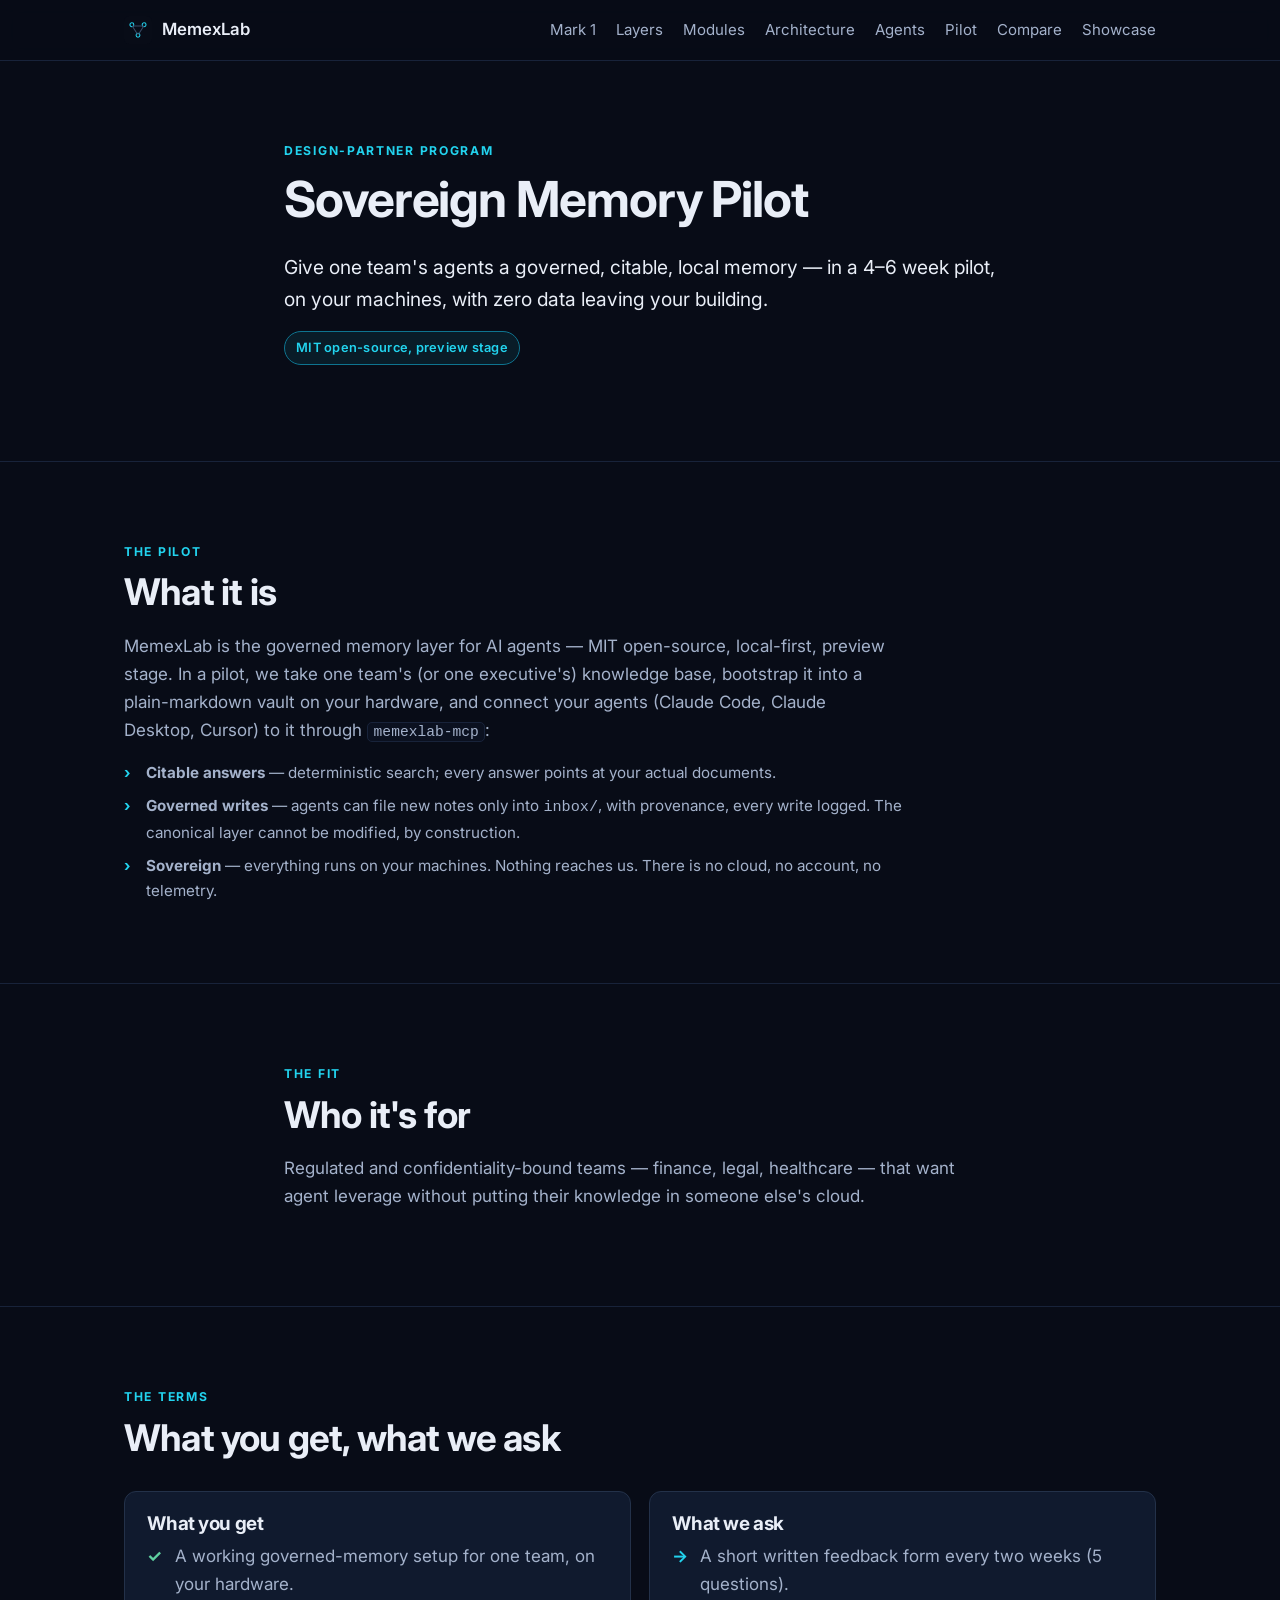
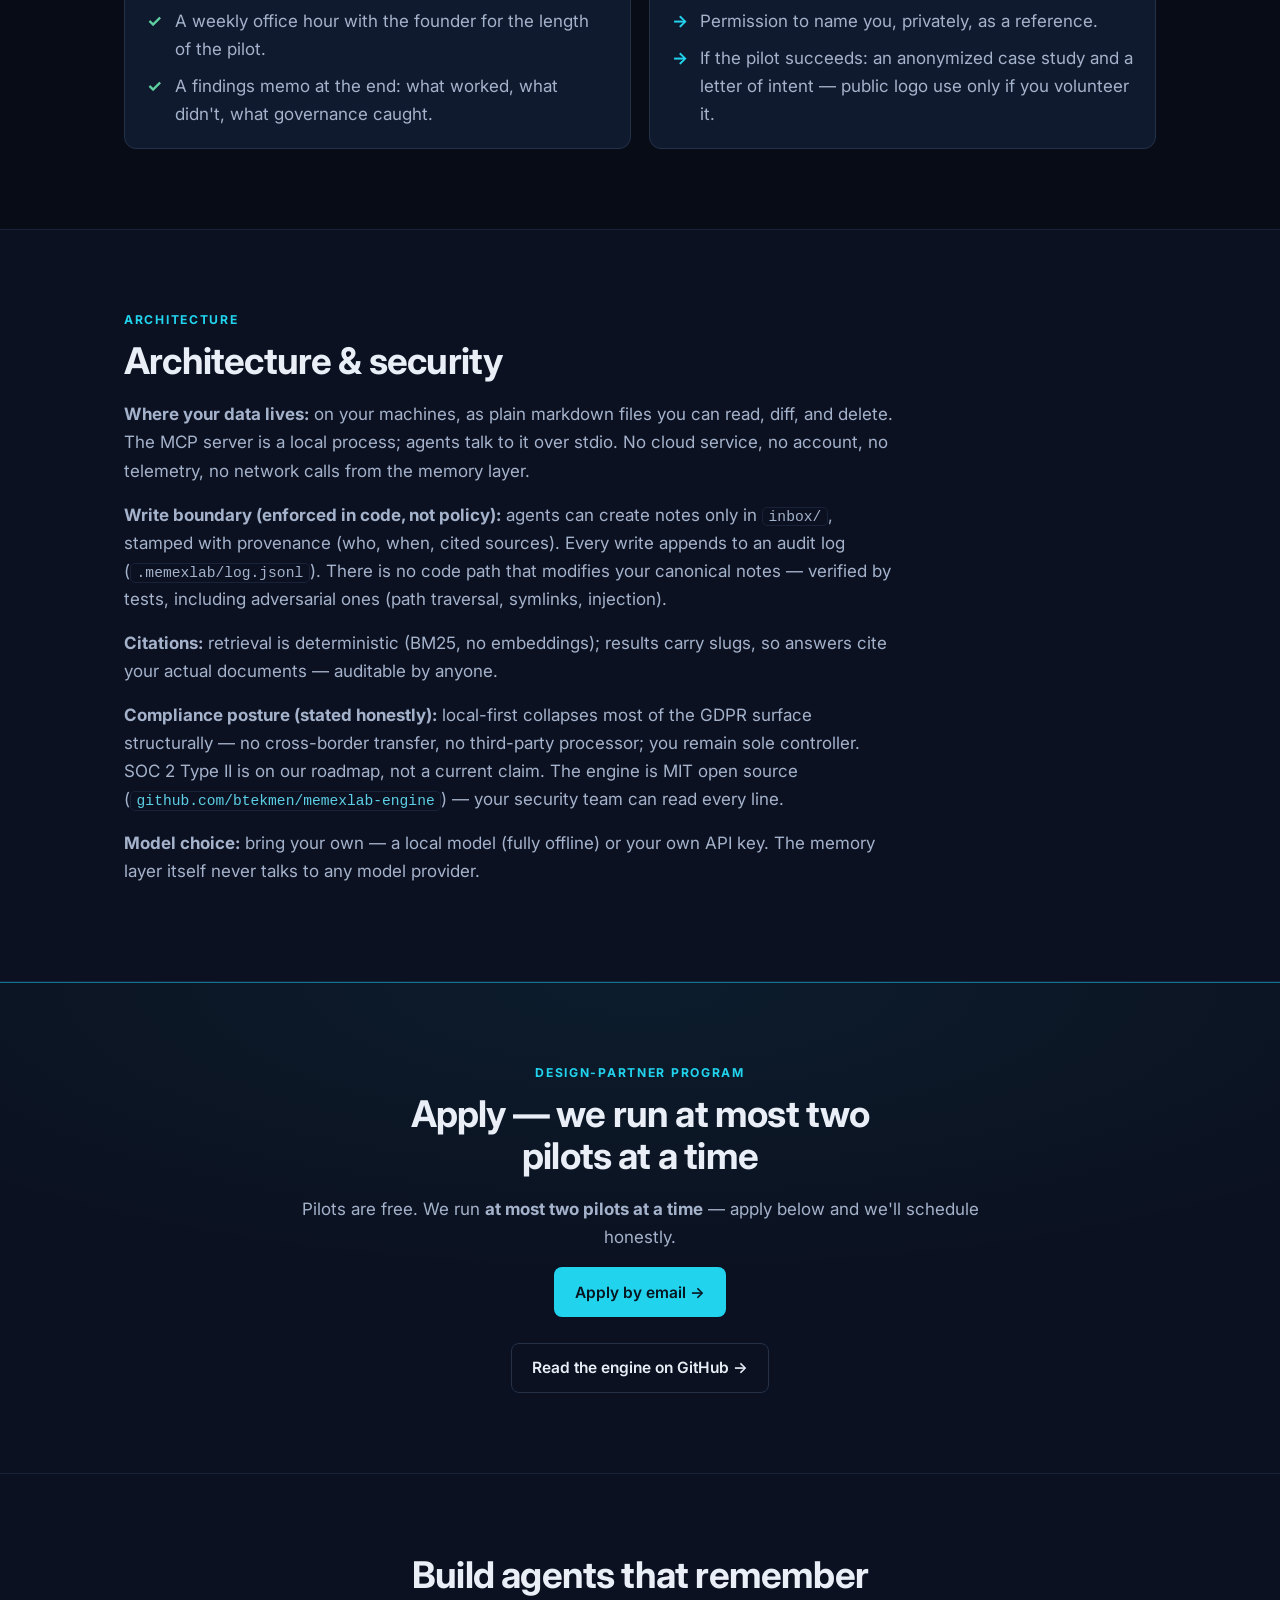
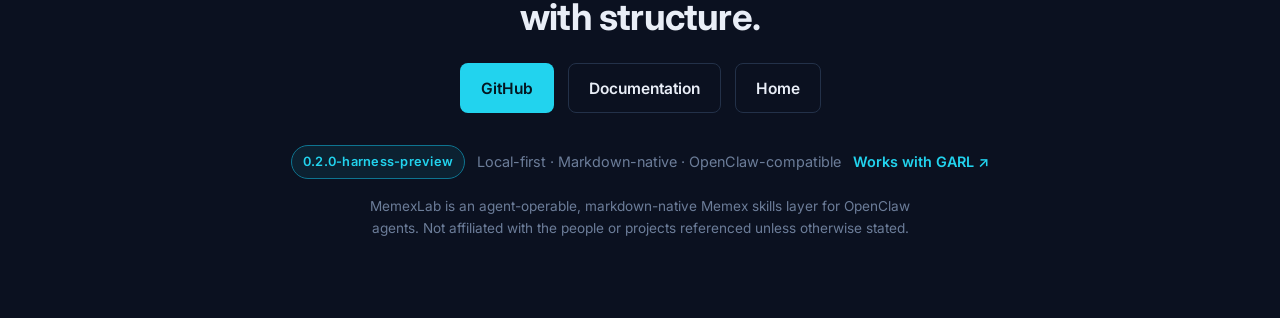
<file: pilot.html>
<!DOCTYPE html>
<html lang="en">
<head>
  <meta charset="utf-8" />
  <meta name="viewport" content="width=device-width, initial-scale=1" />

  <title>Sovereign Memory Pilot — MemexLab</title>
  <meta name="description" content="A 4–6 week pilot: governed, citable, local memory for one team's agents — on your machines, zero data out. Free; at most two pilots at a time." />
  <meta name="theme-color" content="#080c17" />

  <link rel="preconnect" href="https://fonts.googleapis.com" />
  <link rel="preconnect" href="https://fonts.gstatic.com" crossorigin />
  <link href="https://fonts.googleapis.com/css2?family=Inter:wght@400;500;600;700;800&display=swap" rel="stylesheet" />

  <link rel="canonical" href="https://memexlab.xyz/pilot.html" />

  <meta property="og:type" content="website" />
  <meta property="og:title" content="Sovereign Memory Pilot — MemexLab" />
  <meta property="og:description" content="A 4–6 week pilot: governed, citable, local memory for one team's agents — on your machines, zero data out. Free; at most two pilots at a time." />
  <meta property="og:site_name" content="MemexLab" />
  <meta property="og:url" content="https://memexlab.xyz/pilot.html" />
  <meta property="og:image" content="https://memexlab.xyz/assets/og.png" />
  <meta property="og:image:width" content="1200" />
  <meta property="og:image:height" content="630" />
  <meta name="twitter:card" content="summary_large_image" />
  <meta name="twitter:image" content="https://memexlab.xyz/assets/og.png" />
  <meta name="twitter:title" content="Sovereign Memory Pilot — MemexLab" />
  <meta name="twitter:description" content="A 4–6 week pilot: governed, citable, local memory for one team's agents — on your machines, zero data out. Free; at most two pilots at a time." />

  <link rel="icon" type="image/svg+xml" href="./assets/favicon.svg" />
  <link rel="stylesheet" href="./styles.css" />
</head>
<body id="top">
  <a class="skip-link" href="#main">Skip to content</a>

  <header class="site-header">
    <div class="container header-inner">
      <a class="brand" href="./index.html" aria-label="MemexLab — home">
        <img src="./assets/favicon.svg" alt="" width="28" height="28" aria-hidden="true" />
        <span class="brand-name">MemexLab</span>
      </a>
      <nav class="site-nav" aria-label="Primary">
        <a href="./index.html#operating-core">Mark 1</a>
        <a href="./index.html#layers">Layers</a>
        <a href="./index.html#modules">Modules</a>
        <a href="./index.html#architecture">Architecture</a>
        <a href="./agents.html">Agents</a>
        <a href="./pilot.html" aria-current="page">Pilot</a>
        <a href="./compare.html">Compare</a>
        <a href="./showcase.html">Showcase</a>
      </nav>
    </div>
  </header>

  <main id="main">

    <!-- HERO -->
    <section class="section" aria-labelledby="hero-title">
      <div class="container narrow">
        <p class="eyebrow">Design-partner program</p>
        <h1 id="hero-title">Sovereign Memory Pilot</h1>
        <p class="section-intro big">
          Give one team's agents a governed, citable, local memory — in a 4–6
          week pilot, on your machines, with zero data leaving your building.
        </p>
        <p><span class="badge badge--accent">MIT open-source, preview stage</span></p>
      </div>
    </section>

    <!-- WHAT IT IS -->
    <section id="what" class="section" aria-labelledby="what-title">
      <div class="container">
        <p class="eyebrow">The pilot</p>
        <h2 id="what-title">What it is</h2>
        <p class="section-intro">
          MemexLab is the governed memory layer for AI agents — MIT
          open-source, local-first, preview stage. In a pilot, we take one
          team's (or one executive's) knowledge base, bootstrap it into a
          plain-markdown vault on your hardware, and connect your agents
          (Claude Code, Claude Desktop, Cursor) to it through
          <code>memexlab-mcp</code>:
        </p>
        <ul class="arch-legend">
          <li><strong>Citable answers</strong> — deterministic search; every answer points at your actual documents.</li>
          <li><strong>Governed writes</strong> — agents can file new notes only into <code>inbox/</code>, with provenance, every write logged. The canonical layer cannot be modified, by construction.</li>
          <li><strong>Sovereign</strong> — everything runs on your machines. Nothing reaches us. There is no cloud, no account, no telemetry.</li>
        </ul>
      </div>
    </section>

    <!-- WHO IT'S FOR -->
    <section id="who" class="section" aria-labelledby="who-title">
      <div class="container narrow">
        <p class="eyebrow">The fit</p>
        <h2 id="who-title">Who it's for</h2>
        <p class="section-intro">
          Regulated and confidentiality-bound teams — finance, legal,
          healthcare — that want agent leverage without putting their
          knowledge in someone else's cloud.
        </p>
      </div>
    </section>

    <!-- WHAT YOU GET / WHAT WE ASK -->
    <section id="get-ask" class="section" aria-labelledby="get-ask-title">
      <div class="container">
        <p class="eyebrow">The terms</p>
        <h2 id="get-ask-title">What you get, what we ask</h2>
        <div class="def-grid">
          <article class="def-card">
            <h3>What you get</h3>
            <ul class="check-list">
              <li>A working governed-memory setup for one team, on your hardware.</li>
              <li>A weekly office hour with the founder for the length of the pilot.</li>
              <li>A findings memo at the end: what worked, what didn't, what governance caught.</li>
            </ul>
          </article>
          <article class="def-card">
            <h3>What we ask</h3>
            <ul class="arrow-list">
              <li>A short written feedback form every two weeks (5 questions).</li>
              <li>Permission to name you, privately, as a reference.</li>
              <li>If the pilot succeeds: an anonymized case study and a letter of intent — public logo use only if you volunteer it.</li>
            </ul>
          </article>
        </div>
      </div>
    </section>

    <!-- ARCHITECTURE & SECURITY -->
    <section id="security" class="section section--alt" aria-labelledby="security-title">
      <div class="container">
        <p class="eyebrow">Architecture</p>
        <h2 id="security-title">Architecture &amp; security</h2>
        <p class="section-intro">
          <strong>Where your data lives:</strong> on your machines, as plain
          markdown files you can read, diff, and delete. The MCP server is a
          local process; agents talk to it over stdio. No cloud service, no
          account, no telemetry, no network calls from the memory layer.
        </p>
        <p class="section-intro">
          <strong>Write boundary (enforced in code, not policy):</strong>
          agents can create notes only in <code>inbox/</code>, stamped with
          provenance (who, when, cited sources). Every write appends to an
          audit log (<code>.memexlab/log.jsonl</code>). There is no code path
          that modifies your canonical notes — verified by tests, including
          adversarial ones (path traversal, symlinks, injection).
        </p>
        <p class="section-intro">
          <strong>Citations:</strong> retrieval is deterministic (BM25, no
          embeddings); results carry slugs, so answers cite your actual
          documents — auditable by anyone.
        </p>
        <p class="section-intro">
          <strong>Compliance posture (stated honestly):</strong> local-first
          collapses most of the GDPR surface structurally — no cross-border
          transfer, no third-party processor; you remain sole controller.
          SOC 2 Type II is on our roadmap, not a current claim. The engine is
          MIT open source
          (<a href="https://github.com/btekmen/memexlab-engine" rel="noopener noreferrer" target="_blank"><code>github.com/btekmen/memexlab-engine</code></a>)
          — your security team can read every line.
        </p>
        <p class="section-intro">
          <strong>Model choice:</strong> bring your own — a local model
          (fully offline) or your own API key. The memory layer itself never
          talks to any model provider.
        </p>
      </div>
    </section>

    <!-- APPLY -->
    <section id="apply" class="section cta-band" aria-labelledby="apply-title">
      <div class="container narrow cta-band-inner">
        <p class="eyebrow">Design-partner program</p>
        <h2 id="apply-title" class="cta-title">Apply — we run at most two pilots at a time</h2>
        <p class="section-intro">
          Pilots are free. We run <strong>at most two pilots at a time</strong>
          — apply below and we'll schedule honestly.
        </p>

        <div id="pilotApply"></div>
        <script>
        (function(){
          var TALLY_FORM_ID = "UNCONFIGURED"; // set to the Tally form id to activate the embed
          var mount = document.getElementById('pilotApply');
          if (!TALLY_FORM_ID || TALLY_FORM_ID.indexOf('UNCONFIGURED') === 0) {
            mount.innerHTML = '<a class="btn btn--primary" href="mailto:hello@memexlab.xyz?subject=Sovereign%20Memory%20Pilot">Apply by email →</a>';
            return;
          }
          var f = document.createElement('iframe');
          f.setAttribute('data-tally-src','https://tally.so/embed/'+TALLY_FORM_ID+'?alignLeft=1&hideTitle=1&transparentBackground=1&dynamicHeight=1');
          f.setAttribute('loading','lazy'); f.width='100%'; f.height='300'; f.style.border='0';
          f.title='Sovereign Memory Pilot application';
          mount.appendChild(f);
          var s = document.createElement('script'); s.src='https://tally.so/widgets/embed.js'; document.body.appendChild(s);
        })();
        </script>

        <div class="cta-row cta-row--center">
          <a class="btn btn--ghost" href="https://github.com/btekmen/memexlab-engine" rel="noopener noreferrer" target="_blank">Read the engine on GitHub →</a>
        </div>
      </div>
    </section>

  </main>

  <footer class="site-footer" aria-labelledby="cta-title">
    <div class="container footer-inner">
      <h2 id="cta-title" class="cta-title">Build agents that remember with structure.</h2>
      <div class="cta-row cta-row--center">
        <a class="btn btn--primary" href="https://github.com/btekmen/memexlab" rel="noopener noreferrer" target="_blank">GitHub</a>
        <a class="btn btn--ghost" href="https://btekmen.github.io/memexlab-engine/" rel="noopener noreferrer" target="_blank">Documentation</a>
        <a class="btn btn--ghost" href="./index.html">Home</a>
      </div>
      <p class="footer-meta">
        <span class="badge badge--accent">0.2.0-harness-preview</span>
        <span>Local-first · Markdown-native · OpenClaw-compatible</span>
        <a href="https://garl.ai/" rel="noopener noreferrer" target="_blank">Works with GARL ↗</a>
      </p>
      <p class="footer-fine">
        MemexLab is an agent-operable, markdown-native Memex skills layer for OpenClaw agents.
        Not affiliated with the people or projects referenced unless otherwise stated.
      </p>
    </div>
  </footer>

</body>
</html>
</file>
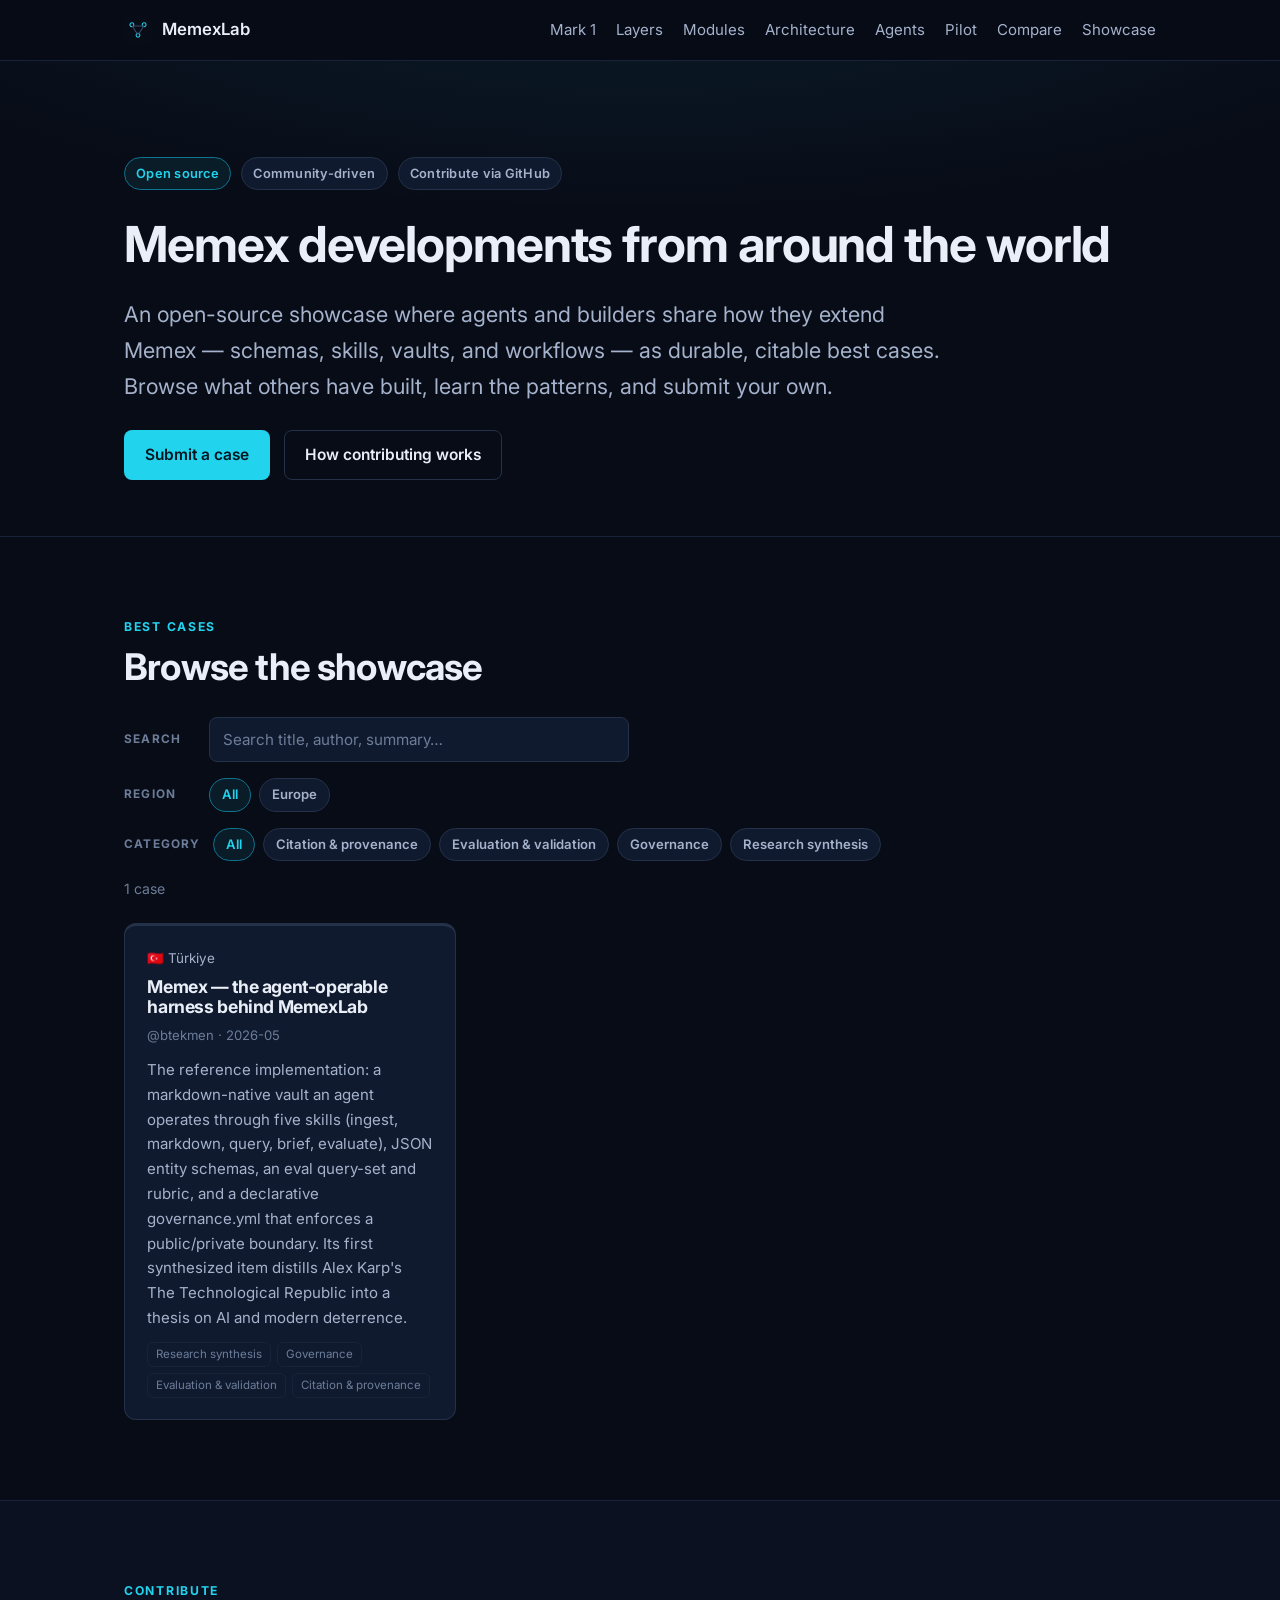
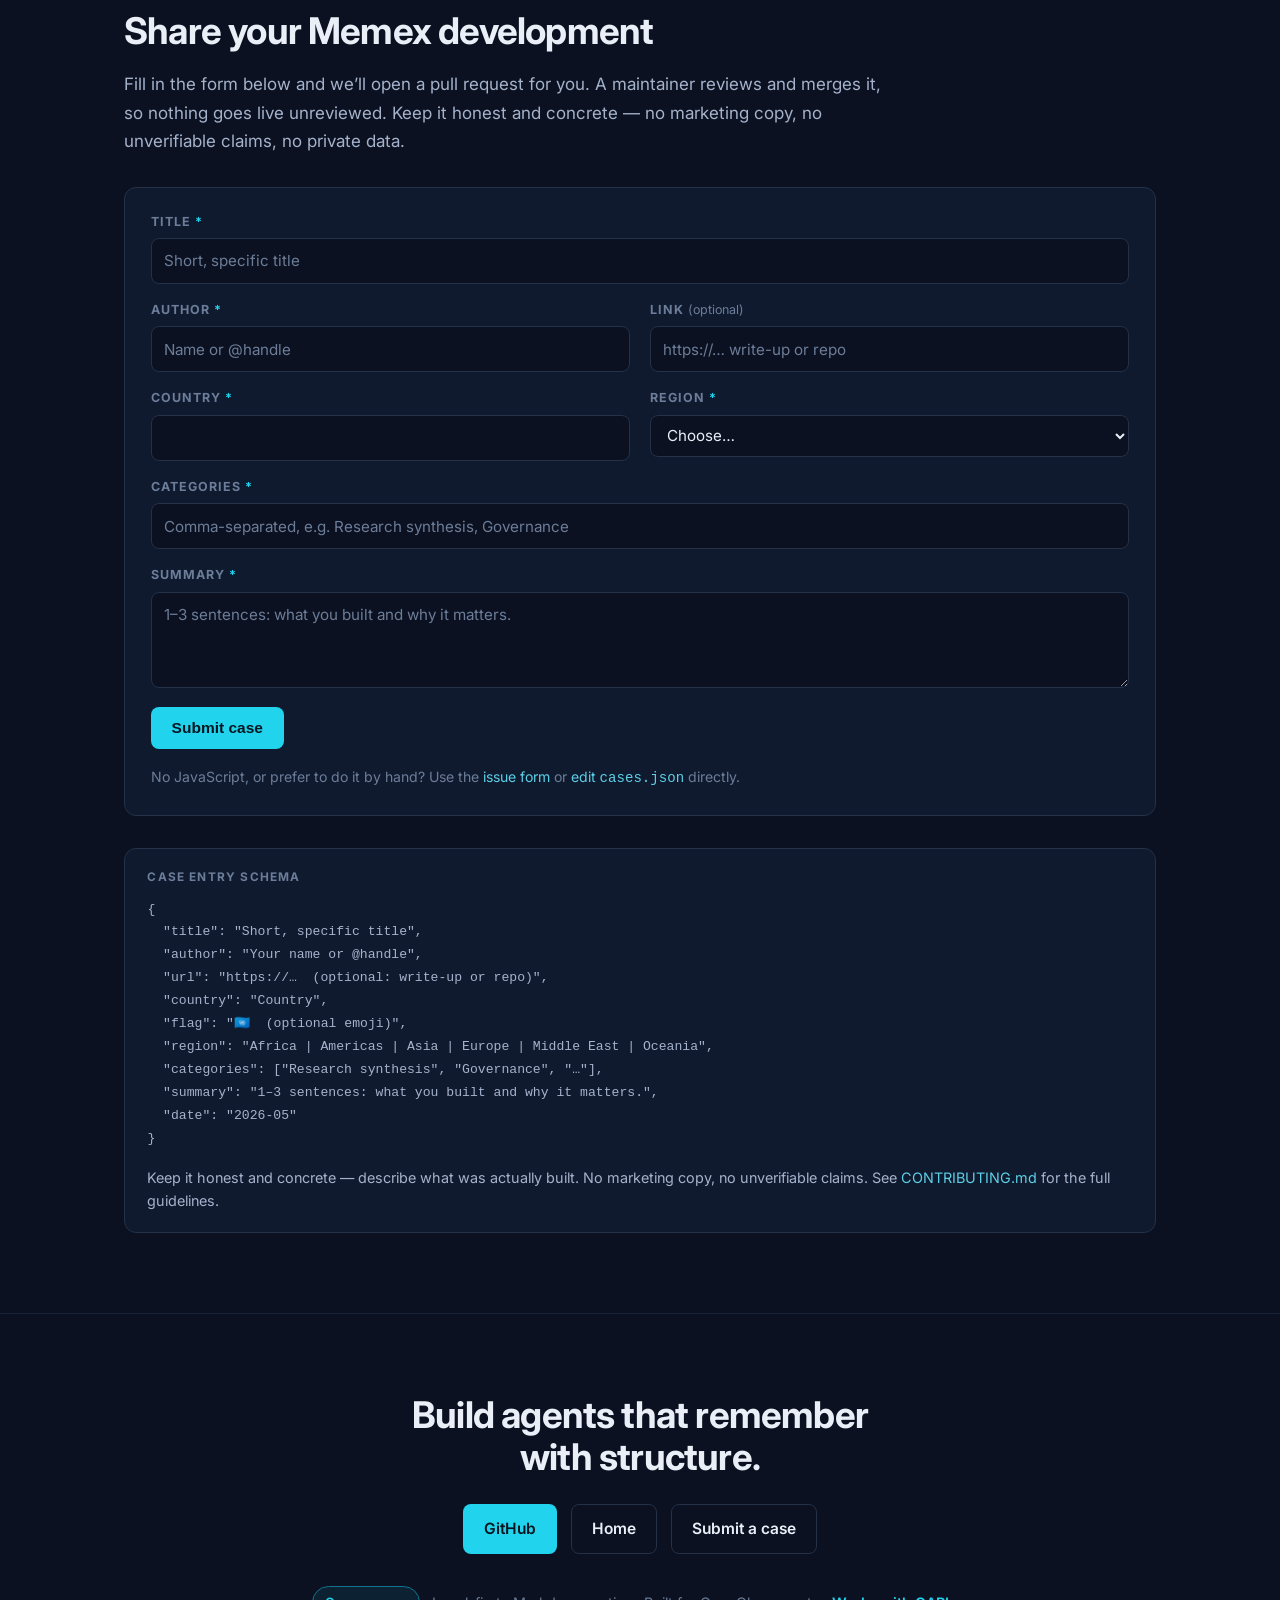
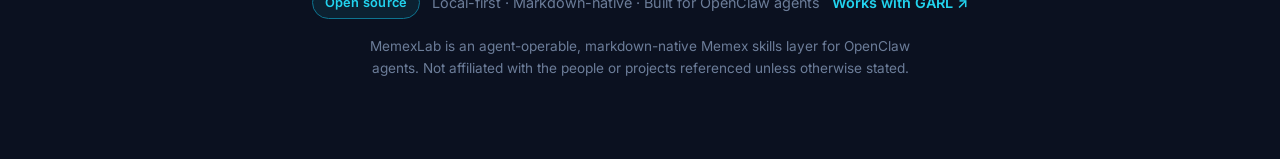
<file: showcase.html>
<!DOCTYPE html>
<html lang="en">
<head>
  <meta charset="utf-8" />
  <meta name="viewport" content="width=device-width, initial-scale=1" />

  <title>Showcase — MemexLab</title>
  <meta name="description" content="An open-source showcase where agents and builders share real-world Memex developments and best cases from around the world." />
  <meta name="theme-color" content="#080c17" />

  <link rel="preconnect" href="https://fonts.googleapis.com" />
  <link rel="preconnect" href="https://fonts.gstatic.com" crossorigin />
  <link href="https://fonts.googleapis.com/css2?family=Inter:wght@400;500;600;700;800&display=swap" rel="stylesheet" />

  <link rel="canonical" href="https://memexlab.xyz/showcase.html" />

  <meta property="og:type" content="website" />
  <meta property="og:title" content="Showcase — MemexLab" />
  <meta property="og:description" content="An open-source showcase where agents and builders share real-world Memex developments and best cases from around the world." />
  <meta property="og:site_name" content="MemexLab" />
  <meta property="og:url" content="https://memexlab.xyz/showcase.html" />
  <meta property="og:image" content="https://memexlab.xyz/assets/og.png" />
  <meta property="og:image:width" content="1200" />
  <meta property="og:image:height" content="630" />

  <meta name="twitter:card" content="summary_large_image" />
  <meta name="twitter:image" content="https://memexlab.xyz/assets/og.png" />
  <meta name="twitter:title" content="Showcase — MemexLab" />
  <meta name="twitter:description" content="An open-source showcase of real-world Memex developments and best cases from around the world." />

  <link rel="icon" type="image/svg+xml" href="./assets/favicon.svg" />
  <link rel="stylesheet" href="./styles.css" />
</head>
<body id="top">
  <a class="skip-link" href="#main">Skip to content</a>

  <header class="site-header">
    <div class="container header-inner">
      <a class="brand" href="./index.html" aria-label="MemexLab — home">
        <img src="./assets/favicon.svg" alt="" width="28" height="28" aria-hidden="true" />
        <span class="brand-name">MemexLab</span>
      </a>
      <nav class="site-nav" aria-label="Primary">
        <a href="./index.html#operating-core">Mark 1</a>
        <a href="./index.html#layers">Layers</a>
        <a href="./index.html#modules">Modules</a>
        <a href="./index.html#architecture">Architecture</a>
        <a href="./agents.html">Agents</a>
        <a href="./pilot.html">Pilot</a>
        <a href="./compare.html">Compare</a>
        <a href="./showcase.html" aria-current="page">Showcase</a>
      </nav>
    </div>
  </header>

  <main id="main">

    <!-- ================= HERO ================= -->
    <section class="hero hero--compact" aria-labelledby="hero-title">
      <div class="container">
        <ul class="badges" aria-label="Showcase properties">
          <li class="badge badge--accent">Open source</li>
          <li class="badge">Community-driven</li>
          <li class="badge">Contribute via GitHub</li>
        </ul>
        <h1 id="hero-title">Memex developments from around the world</h1>
        <p class="lede lede--wide">
          An open-source showcase where agents and builders share how they extend Memex —
          schemas, skills, vaults, and workflows — as durable, citable best cases. Browse
          what others have built, learn the patterns, and submit your own.
        </p>
        <div class="cta-row">
          <a class="btn btn--primary" href="#submit">Submit a case</a>
          <a class="btn btn--ghost" href="https://github.com/btekmen/memexlab/blob/main/CONTRIBUTING.md" rel="noopener noreferrer" target="_blank">How contributing works</a>
        </div>
      </div>
    </section>

    <!-- ================= GALLERY ================= -->
    <section id="cases" class="section" aria-labelledby="cases-title">
      <div class="container">
        <p class="eyebrow">Best cases</p>
        <h2 id="cases-title">Browse the showcase</h2>

        <p id="example-note" class="note" hidden>
          <span class="note-tag">Note</span>
          The entries below marked <em>Example</em> are illustrative placeholders that show
          the format. Real community submissions appear here once they are merged —
          <a href="#submit">add the first one</a>.
        </p>

        <!-- Filters -->
        <div class="filters" role="region" aria-label="Filter cases">
          <div class="filter-row">
            <label class="filter-label" for="search">Search</label>
            <input id="search" type="search" class="filter-search" placeholder="Search title, author, summary…" autocomplete="off" />
          </div>
          <div class="filter-row">
            <span class="filter-label" id="region-label">Region</span>
            <div class="chip-group" role="group" aria-labelledby="region-label" data-filter="region"></div>
          </div>
          <div class="filter-row">
            <span class="filter-label" id="cat-label">Category</span>
            <div class="chip-group" role="group" aria-labelledby="cat-label" data-filter="category"></div>
          </div>
        </div>

        <p id="result-count" class="result-count" aria-live="polite"></p>

        <!-- Cards render here -->
        <ul id="case-grid" class="case-grid" aria-label="Showcase cases"></ul>

        <!-- States -->
        <p id="empty-state" class="state-msg" hidden>No cases match those filters. Try clearing the search or selecting “All”.</p>
        <p id="error-state" class="state-msg" hidden>
          Couldn’t load the case list. View
          <a href="https://github.com/btekmen/memexlab/blob/main/cases.json" rel="noopener noreferrer" target="_blank">cases.json on GitHub</a> instead.
        </p>
      </div>
    </section>

    <!-- ================= SUBMIT ================= -->
    <section id="submit" class="section section--alt" aria-labelledby="submit-title">
      <div class="container">
        <p class="eyebrow">Contribute</p>
        <h2 id="submit-title">Share your Memex development</h2>
        <p class="section-intro">
          Fill in the form below and we’ll open a pull request for you. A maintainer reviews
          and merges it, so nothing goes live unreviewed. Keep it honest and concrete — no
          marketing copy, no unverifiable claims, no private data.
        </p>

        <!-- On-site form. Submits to the /api/submit-case serverless function (Vercel),
             which opens a PR against cases.json. data-sitekey enables Cloudflare Turnstile
             when set to a real key; left empty it is simply skipped. -->
        <form id="case-form" class="case-form" data-sitekey="0x4AAAAAADYfjDJup0kZTyfH" novalidate>
          <div class="form-grid">
            <p class="field field--full">
              <label for="f-title">Title <span class="req" aria-hidden="true">*</span></label>
              <input id="f-title" name="title" type="text" maxlength="120" required autocomplete="off" placeholder="Short, specific title" />
            </p>
            <p class="field">
              <label for="f-author">Author <span class="req" aria-hidden="true">*</span></label>
              <input id="f-author" name="author" type="text" maxlength="80" required autocomplete="off" placeholder="Name or @handle" />
            </p>
            <p class="field">
              <label for="f-url">Link <span class="opt">(optional)</span></label>
              <input id="f-url" name="url" type="url" maxlength="300" autocomplete="off" placeholder="https://… write-up or repo" />
            </p>
            <p class="field">
              <label for="f-country">Country <span class="req" aria-hidden="true">*</span></label>
              <input id="f-country" name="country" type="text" maxlength="60" required autocomplete="off" />
            </p>
            <p class="field">
              <label for="f-region">Region <span class="req" aria-hidden="true">*</span></label>
              <select id="f-region" name="region" required>
                <option value="">Choose…</option>
                <option>Africa</option>
                <option>Americas</option>
                <option>Asia</option>
                <option>Europe</option>
                <option>Middle East</option>
                <option>Oceania</option>
              </select>
            </p>
            <p class="field field--full">
              <label for="f-categories">Categories <span class="req" aria-hidden="true">*</span></label>
              <input id="f-categories" name="categories" type="text" maxlength="200" required autocomplete="off" placeholder="Comma-separated, e.g. Research synthesis, Governance" />
            </p>
            <p class="field field--full">
              <label for="f-summary">Summary <span class="req" aria-hidden="true">*</span></label>
              <textarea id="f-summary" name="summary" rows="3" maxlength="400" required placeholder="1–3 sentences: what you built and why it matters."></textarea>
            </p>
          </div>

          <!-- honeypot: hidden from people, tempting to bots -->
          <p class="hp" aria-hidden="true">
            <label for="f-company">Company</label>
            <input id="f-company" name="company" type="text" tabindex="-1" autocomplete="off" />
          </p>

          <div id="turnstile-slot" class="turnstile-slot"></div>

          <div class="form-actions">
            <button id="case-submit" class="btn btn--primary" type="submit">Submit case</button>
            <p id="form-status" class="form-status" role="status" aria-live="polite"></p>
          </div>
          <p class="form-fallback">
            No JavaScript, or prefer to do it by hand? Use the
            <a href="https://github.com/btekmen/memexlab/issues/new?template=submit-a-case.yml" rel="noopener noreferrer" target="_blank">issue form</a>
            or <a href="https://github.com/btekmen/memexlab/edit/main/cases.json" rel="noopener noreferrer" target="_blank">edit <code>cases.json</code></a> directly.
          </p>
        </form>

        <div class="schema-block">
          <p class="schema-title">Case entry schema</p>
          <pre class="terminal-body terminal-body--bare"><code>{
  "title": "Short, specific title",
  "author": "Your name or @handle",
  "url": "https://…  (optional: write-up or repo)",
  "country": "Country",
  "flag": "🇺🇳  (optional emoji)",
  "region": "Africa | Americas | Asia | Europe | Middle East | Oceania",
  "categories": ["Research synthesis", "Governance", "…"],
  "summary": "1–3 sentences: what you built and why it matters.",
  "date": "2026-05"
}</code></pre>
          <p class="schema-note">
            Keep it honest and concrete — describe what was actually built. No marketing copy,
            no unverifiable claims. See
            <a href="https://github.com/btekmen/memexlab/blob/main/CONTRIBUTING.md" rel="noopener noreferrer" target="_blank">CONTRIBUTING.md</a>
            for the full guidelines.
          </p>
        </div>
      </div>
    </section>

  </main>

  <footer class="site-footer" aria-labelledby="cta-title">
    <div class="container footer-inner">
      <h2 id="cta-title" class="cta-title">Build agents that remember with structure.</h2>
      <div class="cta-row cta-row--center">
        <a class="btn btn--primary" href="https://github.com/btekmen/memexlab" rel="noopener noreferrer" target="_blank">GitHub</a>
        <a class="btn btn--ghost" href="./index.html">Home</a>
        <a class="btn btn--ghost" href="#submit">Submit a case</a>
      </div>
      <p class="footer-meta">
        <span class="badge badge--accent">Open source</span>
        <span>Local-first · Markdown-native · Built for OpenClaw agents</span>
        <a href="https://garl.ai/" rel="noopener noreferrer" target="_blank">Works with GARL ↗</a>
      </p>
      <p class="footer-fine">
        MemexLab is an agent-operable, markdown-native Memex skills layer for OpenClaw agents.
        Not affiliated with the people or projects referenced unless otherwise stated.
      </p>
    </div>
  </footer>

  <script src="./showcase.js" defer></script>
  <script src="./submit-form.js" defer></script>
</body>
</html>
</file>
<file: styles.css>
/* ============================================================
   Memex Skills Agent — landing page styles
   Calm, editorial, systems-diagram aesthetic. No frameworks.
   ============================================================ */

:root {
  /* deep-navy palette with an electric-cyan accent */
  --bg:        #080c17;
  --bg-alt:    #0b1120;
  --panel:     #101a2e;
  --panel-2:   #15213a;
  --border:    #233149;
  --border-soft: #18233a;

  --text:      #e9eef7;
  --text-soft: #a4b2cb;
  --text-dim:  #6c7d99;

  --accent:    #22d3ee;   /* electric cyan */
  --accent-2:  #38bdf8;   /* sky-blue, for subtle gradients */
  --accent-dim:#0e7490;   /* deep cyan, for borders */
  --link:      #5ccfe6;
  --good:      #5fd0a0;

  --maxw: 1080px;
  --radius: 12px;
  --radius-sm: 8px;

  --font-sans: "Inter", -apple-system, BlinkMacSystemFont, "Segoe UI", Roboto, Helvetica, Arial, sans-serif;
  --font-display: "Inter", -apple-system, BlinkMacSystemFont, "Segoe UI", Roboto, Helvetica, Arial, sans-serif;
  --font-mono: ui-monospace, SFMono-Regular, "SF Mono", Menlo, Consolas, "Liberation Mono", monospace;
}

/* ---------- base ---------- */
*, *::before, *::after { box-sizing: border-box; }

html { scroll-behavior: smooth; }

body {
  margin: 0;
  background: var(--bg);
  color: var(--text);
  font-family: var(--font-sans);
  font-size: 17px;
  line-height: 1.65;
  -webkit-font-smoothing: antialiased;
  text-rendering: optimizeLegibility;
}

h1, h2, h3 { font-family: var(--font-display); font-weight: 700; line-height: 1.14; letter-spacing: -0.022em; }
h1 { font-size: clamp(2rem, 5vw, 3.1rem); margin: 0 0 0.5em; }
h2 { font-size: clamp(1.6rem, 3.4vw, 2.3rem); margin: 0 0 0.5em; }
h3 { font-size: 1.18rem; margin: 0 0 0.4em; }

p { margin: 0 0 1rem; }

a { color: var(--link); text-decoration: none; }
a:hover { text-decoration: underline; }

img { max-width: 100%; height: auto; display: block; }

.container { width: 100%; max-width: var(--maxw); margin-inline: auto; padding-inline: 24px; }
.container.narrow { max-width: 760px; }

/* ---------- accessibility helpers ---------- */
.skip-link {
  position: absolute; left: -999px; top: 0; z-index: 100;
  background: var(--accent); color: #051620; padding: 10px 16px;
  border-radius: 0 0 var(--radius-sm) 0; font-weight: 600;
}
.skip-link:focus { left: 0; text-decoration: none; }

:focus-visible {
  outline: 2px solid var(--accent);
  outline-offset: 3px;
  border-radius: 4px;
}

/* ---------- header ---------- */
.site-header {
  position: sticky; top: 0; z-index: 40;
  background: rgba(8, 12, 23, 0.82);
  backdrop-filter: saturate(140%) blur(10px);
  border-bottom: 1px solid var(--border-soft);
}
.header-inner { display: flex; align-items: center; justify-content: space-between; gap: 16px; min-height: 60px; }
.brand { display: inline-flex; align-items: center; gap: 10px; color: var(--text); font-weight: 600; }
.brand:hover { text-decoration: none; }
.brand-name { font-family: var(--font-display); font-size: 1.05rem; }
.site-nav { display: flex; gap: 20px; flex-wrap: wrap; }
.site-nav a { color: var(--text-soft); font-size: 0.94rem; }
.site-nav a:hover { color: var(--text); }

/* ---------- buttons ---------- */
.btn {
  display: inline-flex; align-items: center; justify-content: center;
  padding: 0.7rem 1.25rem; border-radius: var(--radius-sm);
  font-weight: 600; font-size: 0.97rem; border: 1px solid transparent;
  transition: background-color .15s ease, border-color .15s ease, color .15s ease, transform .15s ease;
}
.btn:hover { text-decoration: none; transform: translateY(-1px); }
.btn--primary { background: var(--accent); color: #051620; }
.btn--primary:hover { background: #67e8f9; }
.btn--ghost { border-color: var(--border); color: var(--text); background: transparent; }
.btn--ghost:hover { border-color: var(--accent); color: var(--accent); }

.cta-row { display: flex; flex-wrap: wrap; gap: 14px; margin-top: 1.6rem; }
.cta-row--center { justify-content: center; }

/* ---------- badges ---------- */
.badges { list-style: none; display: flex; flex-wrap: wrap; gap: 10px; padding: 0; margin: 0 0 1.6rem; }
.badge {
  display: inline-flex; align-items: center;
  font-size: 0.8rem; font-weight: 600; letter-spacing: 0.02em;
  padding: 0.32rem 0.7rem; border-radius: 999px;
  border: 1px solid var(--border); color: var(--text-soft);
  background: var(--panel);
}
.badge--accent { border-color: var(--accent-dim); color: var(--accent); background: rgba(34, 211, 238, 0.08); }

/* ---------- hero ---------- */
.hero { padding: clamp(3rem, 8vw, 6rem) 0 clamp(2.5rem, 6vw, 4.5rem); border-bottom: 1px solid var(--border-soft); }
.hero-grid { display: grid; grid-template-columns: 1.05fr 0.95fr; gap: clamp(2rem, 5vw, 4rem); align-items: center; }
.lede { font-size: clamp(1.1rem, 2.2vw, 1.35rem); color: var(--text-soft); max-width: 38ch; }

/* terminal panel */
.terminal {
  margin: 0;
  background: var(--panel);
  border: 1px solid var(--border);
  border-radius: var(--radius);
  overflow: hidden;
  box-shadow: 0 24px 60px -30px rgba(0,0,0,0.7);
}
.terminal-bar {
  display: flex; align-items: center; gap: 7px;
  padding: 10px 14px; background: var(--panel-2);
  border-bottom: 1px solid var(--border);
}
.terminal-bar .dot { width: 11px; height: 11px; border-radius: 50%; background: #394150; }
.terminal-title { margin-left: 10px; font-family: var(--font-mono); font-size: 0.78rem; color: var(--text-dim); }
.terminal-body {
  margin: 0; padding: 18px 18px 8px;
  font-family: var(--font-mono); font-size: 0.86rem; line-height: 1.75;
  color: var(--text); overflow-x: auto;
}
.terminal-body code { font-family: inherit; }
.c-dim { color: var(--text-dim); }
.c-arrow { color: var(--text-dim); }
.c-accent { color: var(--accent); }
.terminal-cap { padding: 12px 18px 16px; font-size: 0.84rem; color: var(--text-dim); border-top: 1px solid var(--border-soft); }

/* ---------- sections ---------- */
.section { padding: clamp(3rem, 7vw, 5rem) 0; border-bottom: 1px solid var(--border-soft); }
.section--alt { background: var(--bg-alt); }
.eyebrow { text-transform: uppercase; letter-spacing: 0.14em; font-size: 0.76rem; font-weight: 700; color: var(--accent); margin: 0 0 0.6rem; }
.section-intro { color: var(--text-soft); max-width: 70ch; }
.section-intro.big { font-size: 1.2rem; color: var(--text); max-width: 62ch; }

/* problem */
.problem-list { list-style: none; padding: 0; margin: 1.6rem 0; display: grid; gap: 0.6rem; max-width: 70ch; }
.problem-list li { padding-left: 1.4rem; position: relative; color: var(--text-soft); }
.problem-list li::before { content: "—"; position: absolute; left: 0; color: var(--text-dim); }
.problem-list strong { color: var(--text); }
.pullquote {
  font-family: var(--font-display); font-size: clamp(1.25rem, 2.6vw, 1.6rem); line-height: 1.4;
  color: var(--text); border-left: 3px solid var(--accent);
  padding: 0.4rem 0 0.4rem 1.3rem; margin: 2rem 0 0; max-width: 60ch;
}

/* definition grid */
.def-grid, .uc-grid { display: grid; grid-template-columns: repeat(auto-fit, minmax(260px, 1fr)); gap: 18px; margin-top: 2rem; }
.def-card, .uc-card {
  background: var(--panel); border: 1px solid var(--border); border-radius: var(--radius);
  padding: 1.3rem 1.4rem;
}
.def-card h3, .uc-card h3 { color: var(--text); }
.def-card p, .uc-card p { color: var(--text-soft); margin: 0; font-size: 0.96rem; }
.def-card .def-fix { margin-top: 0.8rem; padding-top: 0.8rem; border-top: 1px solid var(--border); }

/* stage grid (how it works) */
.stage-grid { list-style: none; padding: 0; margin: 2rem 0 0; display: grid; grid-template-columns: repeat(auto-fit, minmax(220px, 1fr)); gap: 18px; counter-reset: none; }
.stage {
  background: var(--panel); border: 1px solid var(--border); border-radius: var(--radius);
  padding: 1.3rem 1.3rem 1.1rem; position: relative;
}
.stage-mark {
  display: inline-flex; align-items: center; justify-content: center;
  width: 2rem; height: 2rem; border-radius: 8px;
  background: rgba(34, 211, 238,0.1); color: var(--accent);
  border: 1px solid var(--accent-dim); font-family: var(--font-mono); font-weight: 700;
  margin-bottom: 0.7rem;
}
.stage h3 { color: var(--text); }
.stage-io { font-size: 0.9rem; color: var(--text-soft); margin: 0.35rem 0 0; }
.stage-io span {
  display: inline-block; min-width: 3.6rem; font-size: 0.72rem; text-transform: uppercase;
  letter-spacing: 0.08em; color: var(--text-dim); font-weight: 700; margin-right: 0.4rem;
}

/* skills grid */
.skill-grid { display: grid; grid-template-columns: repeat(auto-fit, minmax(280px, 1fr)); gap: 18px; margin-top: 2rem; }
.skill-card {
  background: var(--panel); border: 1px solid var(--border); border-radius: var(--radius);
  padding: 1.3rem 1.4rem; border-top: 3px solid var(--border);
  transition: border-top-color .15s ease, transform .15s ease;
}
.skill-card:hover { border-top-color: var(--accent); transform: translateY(-2px); }
.skill-card h3 { color: var(--text); }
.skill-what { color: var(--text); font-size: 0.96rem; }
.skill-artifact, .skill-why { font-size: 0.88rem; color: var(--text-soft); margin: 0.4rem 0 0; }
.skill-artifact span, .skill-why span {
  display: inline-block; min-width: 4.4rem; font-size: 0.7rem; text-transform: uppercase;
  letter-spacing: 0.08em; color: var(--text-dim); font-weight: 700; margin-right: 0.3rem;
}

/* note / preview callout */
.note {
  margin-top: 1.6rem; padding: 1rem 1.2rem; border-radius: var(--radius-sm);
  background: rgba(34, 211, 238,0.06); border: 1px solid var(--accent-dim);
  color: var(--text-soft); font-size: 0.95rem;
}
.note-tag {
  display: inline-block; font-size: 0.7rem; font-weight: 700; text-transform: uppercase;
  letter-spacing: 0.08em; color: var(--accent); margin-right: 0.6rem;
}

/* ---------- architecture ---------- */
.arch {
  display: grid; grid-template-columns: repeat(3, 1fr); gap: 18px; margin: 2rem 0 1.6rem;
  align-items: start;
}
.arch-col { display: flex; flex-direction: column; gap: 10px; }
.arch-col--ops { gap: 10px; }
.arch-block {
  background: var(--panel); border: 1px solid var(--border); border-radius: var(--radius-sm);
  padding: 0.85rem 1rem; font-weight: 600; color: var(--text);
  display: flex; flex-direction: column; gap: 2px;
}
.arch-block small { font-weight: 400; font-size: 0.78rem; color: var(--text-dim); }
.arch-block--source { border-color: var(--border); }
.arch-block--gov { border-color: var(--accent-dim); }
.arch-block--runtime { border-color: var(--link); }
.arch-block--out { background: var(--panel-2); }
.arch-flow { text-align: center; color: var(--text-dim); font-family: var(--font-mono); }
.arch-flow--loop { font-size: 0.82rem; color: var(--good); }
.arch-vault { background: var(--panel-2); border: 1px dashed var(--border); border-radius: var(--radius-sm); padding: 0.8rem; }
.arch-vault-label { font-weight: 600; font-size: 0.82rem; color: var(--text-soft); margin: 0 0 0.6rem; text-align: center; }
.arch-vault-split { display: grid; grid-template-columns: 1fr 1fr; gap: 8px; }
.arch-block--private { border-color: #4a3a52; font-size: 0.9rem; }
.arch-block--public { border-color: #3a4a52; font-size: 0.9rem; }
.arch-legend { list-style: none; padding: 0; margin: 0; display: grid; gap: 0.5rem; max-width: 72ch; }
.arch-legend li { padding-left: 1.4rem; position: relative; color: var(--text-soft); font-size: 0.95rem; }
.arch-legend li::before { content: "›"; position: absolute; left: 0; color: var(--accent); font-weight: 700; }

/* ---------- "what this is not" ---------- */
.not-list { list-style: none; padding: 0; margin: 1.6rem 0; display: grid; gap: 0.55rem; }
.not-list li { padding-left: 1.7rem; position: relative; color: var(--text); }
.not-list li::before { content: "×"; position: absolute; left: 0; color: var(--accent); font-weight: 700; }

/* ---------- lineage ---------- */
.lineage-grid { display: grid; grid-template-columns: repeat(auto-fit, minmax(280px, 1fr)); gap: 18px; margin-top: 2rem; }
.lineage-card {
  background: var(--panel); border: 1px solid var(--border); border-radius: var(--radius);
  padding: 1.4rem 1.5rem;
}
.lineage-card h3 { color: var(--text); font-size: 1.08rem; }
.lineage-card p { color: var(--text-soft); font-size: 0.95rem; }
.lineage-links { display: flex; flex-wrap: wrap; gap: 16px; margin-top: 0.8rem; }
.lineage-links a { font-weight: 600; font-size: 0.92rem; }

/* ---------- preview / roadmap ---------- */
.preview-cols { display: grid; grid-template-columns: repeat(auto-fit, minmax(260px, 1fr)); gap: 28px; margin-top: 2rem; }
.mini-h { font-family: var(--font-sans); font-size: 0.8rem; text-transform: uppercase; letter-spacing: 0.1em; color: var(--text-dim); margin: 0 0 0.8rem; }
.check-list, .arrow-list { list-style: none; padding: 0; margin: 0; display: grid; gap: 0.55rem; }
.check-list li, .arrow-list li { padding-left: 1.7rem; position: relative; color: var(--text-soft); }
.check-list li::before { content: "✓"; position: absolute; left: 0; color: var(--good); font-weight: 700; }
.arrow-list li::before { content: "→"; position: absolute; left: 0; color: var(--accent); font-weight: 700; }

/* ---------- footer ---------- */
.site-footer { padding: clamp(3rem, 7vw, 5rem) 0; text-align: center; background: var(--bg-alt); }
.cta-title { max-width: 22ch; margin-inline: auto; }
.footer-meta { display: flex; flex-wrap: wrap; gap: 12px; align-items: center; justify-content: center; margin-top: 2rem; color: var(--text-dim); font-size: 0.9rem; }
.footer-fine { color: var(--text-dim); font-size: 0.85rem; max-width: 60ch; margin: 1rem auto 0; }

/* ---------- responsive ---------- */
@media (max-width: 860px) {
  .hero-grid { grid-template-columns: 1fr; }
  .arch { grid-template-columns: 1fr; }
}
@media (max-width: 640px) {
  body { font-size: 16px; }
  .site-nav { display: none; }
  .lede { max-width: none; }
}

/* ---------- showcase CTA band (landing page) ---------- */
.cta-band {
  background:
    radial-gradient(120% 100% at 50% 0%, rgba(34, 211, 238, 0.06), transparent 60%),
    var(--bg-alt);
  border-top: 1px solid var(--accent-dim);
  border-bottom: 1px solid var(--border-soft);
  text-align: center;
}
.cta-band-inner { margin-inline: auto; }
.cta-band .section-intro { margin-inline: auto; }
.globe-chips {
  list-style: none; padding: 0;
  margin: 1.6rem auto 0.4rem;
  display: flex; flex-wrap: wrap; gap: 10px; justify-content: center;
}
.globe-chips li {
  font-size: 0.84rem; color: var(--text-soft);
  border: 1px solid var(--border); border-radius: 999px;
  padding: 0.3rem 0.75rem; background: var(--panel);
}
.globe-chips li:last-child { border-style: dashed; color: var(--accent); border-color: var(--accent-dim); }

/* ============================================================
   Showcase page (showcase.html)
   ============================================================ */

.hero--compact { padding-bottom: clamp(2rem, 5vw, 3.5rem); }
.lede--wide { max-width: 64ch; }

/* filters */
.filters { margin: 1.8rem 0 1rem; display: grid; gap: 1rem; }
.filter-row { display: flex; flex-wrap: wrap; align-items: center; gap: 0.6rem 0.8rem; }
.filter-label { font-size: 0.74rem; text-transform: uppercase; letter-spacing: 0.1em; font-weight: 700; color: var(--text-dim); min-width: 4.5rem; }
.filter-search {
  flex: 1 1 240px; min-width: 0; max-width: 420px;
  background: var(--panel); border: 1px solid var(--border); border-radius: var(--radius-sm);
  color: var(--text); padding: 0.55rem 0.8rem; font: inherit; font-size: 0.95rem;
}
.filter-search::placeholder { color: var(--text-dim); }
.chip-group { display: flex; flex-wrap: wrap; gap: 8px; }
.chip {
  font: inherit; font-size: 0.82rem; font-weight: 600; cursor: pointer;
  padding: 0.32rem 0.75rem; border-radius: 999px;
  border: 1px solid var(--border); background: var(--panel); color: var(--text-soft);
  transition: border-color .15s ease, color .15s ease, background-color .15s ease;
}
.chip:hover { color: var(--text); border-color: var(--text-dim); }
.chip--on { border-color: var(--accent-dim); color: var(--accent); background: rgba(34, 211, 238,0.08); }

.result-count { color: var(--text-dim); font-size: 0.88rem; margin: 0.2rem 0 1.4rem; }
.state-msg { color: var(--text-soft); background: var(--panel); border: 1px solid var(--border); border-radius: var(--radius-sm); padding: 1rem 1.2rem; }

/* case cards */
.case-grid { list-style: none; padding: 0; margin: 0; display: grid; grid-template-columns: repeat(auto-fill, minmax(290px, 1fr)); gap: 18px; }
.case-card {
  background: var(--panel); border: 1px solid var(--border); border-radius: var(--radius);
  padding: 1.3rem 1.4rem; display: flex; flex-direction: column; gap: 0.5rem;
  border-top: 3px solid var(--border); transition: border-top-color .15s ease, transform .15s ease;
}
.case-card:hover { border-top-color: var(--accent); transform: translateY(-2px); }
.case-head { display: flex; align-items: center; justify-content: space-between; gap: 0.5rem; }
.case-place { font-size: 0.84rem; color: var(--text-soft); }
.case-example { font-size: 0.66rem; font-weight: 700; text-transform: uppercase; letter-spacing: 0.08em; color: var(--text-dim); border: 1px solid var(--border); border-radius: 999px; padding: 0.12rem 0.5rem; }
.case-title { font-size: 1.1rem; margin: 0; }
.case-title a { color: var(--text); }
.case-meta { color: var(--text-dim); font-size: 0.82rem; margin: 0; }
.case-summary { color: var(--text-soft); font-size: 0.94rem; margin: 0.2rem 0 0.2rem; }
.case-tags { list-style: none; padding: 0; margin: auto 0 0; display: flex; flex-wrap: wrap; gap: 6px; }
.case-tag { font-size: 0.72rem; color: var(--text-dim); border: 1px solid var(--border-soft); border-radius: 6px; padding: 0.12rem 0.5rem; }

/* submit section */
.submit-grid { display: grid; grid-template-columns: repeat(auto-fit, minmax(280px, 1fr)); gap: 18px; margin: 2rem 0; }
.submit-card { position: relative; background: var(--panel); border: 1px solid var(--border); border-radius: var(--radius); padding: 1.4rem 1.5rem; }
.submit-card .btn { margin-top: 0.6rem; }
.submit-step {
  display: inline-flex; align-items: center; justify-content: center; width: 1.9rem; height: 1.9rem;
  border-radius: 8px; background: rgba(34, 211, 238,0.1); color: var(--accent); border: 1px solid var(--accent-dim);
  font-family: var(--font-mono); font-weight: 700; margin-bottom: 0.6rem;
}
.submit-card h3 { color: var(--text); }
.submit-card p { color: var(--text-soft); font-size: 0.95rem; }
.schema-block { background: var(--panel); border: 1px solid var(--border); border-radius: var(--radius); padding: 1.2rem 1.4rem; }
.schema-title { font-size: 0.74rem; text-transform: uppercase; letter-spacing: 0.1em; font-weight: 700; color: var(--text-dim); margin: 0 0 0.7rem; }
.terminal-body--bare { background: transparent; padding: 0; font-size: 0.82rem; color: var(--text-soft); }
.schema-note { color: var(--text-soft); font-size: 0.9rem; margin: 0.9rem 0 0; }

/* on-site submission form */
.case-form { background: var(--panel); border: 1px solid var(--border); border-radius: var(--radius); padding: 1.5rem 1.6rem; margin: 2rem 0; }
.form-grid { display: grid; grid-template-columns: 1fr 1fr; gap: 1rem 1.2rem; }
.field { margin: 0; display: flex; flex-direction: column; gap: 0.35rem; }
.field--full { grid-column: 1 / -1; }
.field label { font-size: 0.78rem; text-transform: uppercase; letter-spacing: 0.08em; font-weight: 700; color: var(--text-dim); }
.field .req { color: var(--accent); }
.field .opt { color: var(--text-dim); font-weight: 400; text-transform: none; letter-spacing: 0; }
.field input, .field select, .field textarea {
  background: var(--bg-alt); border: 1px solid var(--border); border-radius: var(--radius-sm);
  color: var(--text); padding: 0.6rem 0.75rem; font: inherit; font-size: 0.95rem; width: 100%;
}
.field input::placeholder, .field textarea::placeholder { color: var(--text-dim); }
.field textarea { resize: vertical; min-height: 4.5rem; }
.hp { position: absolute; left: -9999px; width: 1px; height: 1px; overflow: hidden; }
.turnstile-slot:not(:empty) { margin-top: 1.1rem; }
.form-actions { display: flex; flex-wrap: wrap; align-items: center; gap: 0.6rem 1rem; margin-top: 1.2rem; }
.form-status { margin: 0; font-size: 0.92rem; color: var(--text-soft); }
.form-status--pending { color: var(--text-soft); }
.form-status--ok { color: var(--good); }
.form-status--error { color: #e88f8f; }
.form-fallback { margin: 1rem 0 0; font-size: 0.88rem; color: var(--text-dim); }

/* ---------- responsive ---------- */
@media (max-width: 860px) {
  .hero-grid { grid-template-columns: 1fr; }
  .arch { grid-template-columns: 1fr; }
}
@media (max-width: 640px) {
  body { font-size: 16px; }
  .site-nav { display: none; }
  .lede { max-width: none; }
  .filter-label { min-width: 0; }
}

/* ---------- motion ---------- */
@media (prefers-reduced-motion: reduce) {
  html { scroll-behavior: auto; }
  * { animation-duration: 0.001ms !important; transition-duration: 0.001ms !important; }
  .btn:hover, .skill-card:hover, .case-card:hover { transform: none; }
}

/* ============================================================
   garl.ai-style additions: hero glow, dual pathways, stats,
   agent page bits. Shared across pages.
   ============================================================ */

/* subtle electric glow behind the hero */
.hero { position: relative; background: radial-gradient(120% 85% at 50% -15%, rgba(34, 211, 238, 0.08), transparent 55%); }

/* dual "for humans / for agents" pathway cards */
.pathways { display: grid; grid-template-columns: 1fr 1fr; gap: 14px; margin-top: 1.9rem; }
.pathway-card {
  background: var(--panel); border: 1px solid var(--border); border-radius: var(--radius);
  padding: 1.15rem 1.25rem; display: flex; flex-direction: column; gap: 0.45rem;
  transition: border-color .15s ease, transform .15s ease;
}
.pathway-card:hover { border-color: var(--accent-dim); transform: translateY(-2px); }
.pathway-eyebrow { font-size: 0.68rem; text-transform: uppercase; letter-spacing: 0.12em; color: var(--accent); font-weight: 700; }
.pathway-card h3 { font-size: 1.02rem; margin: 0; }
.pathway-card p { font-size: 0.9rem; color: var(--text-soft); margin: 0; }
.pathway-link { font-size: 0.9rem; font-weight: 600; color: var(--accent); margin-top: 0.3rem; }
.pathway-card:hover .pathway-link { text-decoration: underline; }

/* stats strip */
.stats { display: grid; grid-template-columns: repeat(auto-fit, minmax(150px, 1fr)); gap: 20px; }
.stat { text-align: center; }
.stat-num { font-family: var(--font-display); font-size: clamp(1.6rem, 4vw, 2.3rem); font-weight: 700; color: var(--text); letter-spacing: -0.02em; line-height: 1.1; }
.stat-num .unit { color: var(--accent); }
.stat-label { font-size: 0.84rem; color: var(--text-dim); margin-top: 0.2rem; }

/* numbered step list (agent quick-start) */
.steps { list-style: none; counter-reset: step; padding: 0; margin: 1.8rem 0 0; display: grid; gap: 14px; }
.steps li { counter-increment: step; position: relative; padding: 1.1rem 1.3rem 1.1rem 3.4rem; background: var(--panel); border: 1px solid var(--border); border-radius: var(--radius); }
.steps li::before {
  content: counter(step); position: absolute; left: 1.1rem; top: 1.05rem;
  width: 1.7rem; height: 1.7rem; border-radius: 7px; display: grid; place-items: center;
  background: rgba(34, 211, 238, 0.1); color: var(--accent); border: 1px solid var(--accent-dim);
  font-family: var(--font-mono); font-weight: 700; font-size: 0.85rem;
}
.steps li h3 { margin: 0 0 0.3rem; font-size: 1.02rem; }
.steps li p { margin: 0; color: var(--text-soft); font-size: 0.93rem; }
.steps code { font-family: var(--font-mono); font-size: 0.86em; background: var(--bg-alt); border: 1px solid var(--border-soft); border-radius: 5px; padding: 0.05rem 0.35rem; color: var(--text); }

/* inline code in prose */
.section-intro code, .skill-what code, .stage-io code { font-family: var(--font-mono); font-size: 0.86em; background: var(--bg-alt); border: 1px solid var(--border-soft); border-radius: 5px; padding: 0.05rem 0.35rem; }

@media (max-width: 640px) {
  .pathways { grid-template-columns: 1fr; }
}

/* small inline note + footer ecosystem link */
.muted-note { color: var(--text-dim); font-size: 0.85em; }
.footer-meta a { color: var(--accent); font-weight: 600; }

/* Comparison page (compare.html) */
.cmp-wrap { overflow-x: auto; margin-top: 1.25rem; }
.cmp-table { width: 100%; border-collapse: collapse; font-size: 0.96rem; }
.cmp-table th, .cmp-table td {
  padding: 0.7rem 0.9rem; text-align: left; vertical-align: top;
  border-bottom: 1px solid var(--border, rgba(255,255,255,0.08));
}
.cmp-table thead th { color: var(--text); font-weight: 700; }
.cmp-table td { color: var(--text-soft); }
.cmp-table td:first-child { color: var(--text); font-weight: 500; }


/* Architecture collapse story (index.html #architecture) */
.collapse-story { margin-top: 3rem; }
.collapse-story h3 { font-size: 1.35rem; margin-bottom: 0.5rem; }
.collapse-grid { display: grid; grid-template-columns: 1fr auto 1.2fr; gap: 1.5rem; align-items: center; margin-top: 1.5rem; }
.collapse-industry { display: flex; flex-wrap: wrap; gap: 0.5rem; align-content: center; }
.pill {
  border: 1px solid var(--border); border-radius: 999px; padding: 0.35rem 0.8rem;
  font-size: 0.85rem; color: var(--text-soft); background: var(--panel);
}
.collapse-arrow { color: var(--accent); font-size: 1.6rem; }
.collapse-ours { display: flex; flex-direction: column; gap: 0.75rem; }
.collapse-note { margin-top: 1.25rem; color: var(--text-soft); }
@media (max-width: 800px) {
  .collapse-grid { grid-template-columns: 1fr; }
  .collapse-arrow { transform: rotate(90deg); justify-self: center; }
}
</file>
<file: notes/notes.css>
/* Slate for Memex — app styles. Same tokens as the site (styles.css), standalone sheet. */
:root {
  --bg: #080c17; --bg-alt: #0b1120; --panel: #101a2e; --panel-2: #15213a;
  --border: #233149; --border-soft: #18233a;
  --text: #e9eef7; --text-soft: #a4b2cb; --text-dim: #6c7d99;
  --accent: #22d3ee; --accent-dim: #0e7490; --link: #5ccfe6; --good: #5fd0a0; --warn: #f5b454; --bad: #f08080;
  --radius: 12px; --radius-sm: 8px;
  --font-sans: "Inter", -apple-system, BlinkMacSystemFont, "Segoe UI", Roboto, Helvetica, Arial, sans-serif;
  --font-mono: ui-monospace, SFMono-Regular, "SF Mono", Menlo, Consolas, "Liberation Mono", monospace;
  --sidebar-w: 300px;
}

*, *::before, *::after { box-sizing: border-box; }
html, body { height: 100%; }
body {
  margin: 0; background: var(--bg); color: var(--text);
  font-family: var(--font-sans); font-size: 16px; line-height: 1.6;
  -webkit-font-smoothing: antialiased; overscroll-behavior: none;
}
a { color: var(--link); text-decoration: none; }
a:hover { text-decoration: underline; }
code, kbd, pre { font-family: var(--font-mono); font-size: 0.86em; }
code { background: var(--panel-2); padding: 0.1em 0.35em; border-radius: 4px; }
pre { background: var(--bg-alt); border: 1px solid var(--border-soft); border-radius: var(--radius-sm); padding: 0.8rem 1rem; overflow: auto; }
pre code { background: none; padding: 0; }
kbd { font-size: 0.72em; opacity: 0.7; margin-left: 0.5em; }
button { font: inherit; color: inherit; cursor: pointer; }
input, textarea, select { font: inherit; color: inherit; }
[hidden] { display: none !important; }
:focus-visible { outline: 2px solid var(--accent); outline-offset: 2px; border-radius: 4px; }
.skip-link { position: absolute; left: -999px; top: 0; z-index: 100; background: var(--accent); color: #051620; padding: 10px 16px; font-weight: 600; }
.skip-link:focus { left: 0; }
.muted { color: var(--text-soft); }
.small { font-size: 0.86rem; }
.spacer { flex: 1; }

/* ---------- layout ---------- */
.app { display: grid; grid-template-columns: var(--sidebar-w) 1fr; height: 100vh; height: 100dvh; }

.sidebar { display: flex; flex-direction: column; min-height: 0; background: var(--bg-alt); border-right: 1px solid var(--border-soft); }
.sidebar-top { display: flex; align-items: center; justify-content: space-between; padding: 14px 14px 8px; padding-top: calc(14px + env(safe-area-inset-top)); }
.brand { display: inline-flex; align-items: center; gap: 9px; color: var(--text); font-weight: 700; }
.brand:hover { text-decoration: none; }
.brand-for { color: var(--text-dim); font-weight: 500; }
.sidebar-actions { display: grid; gap: 8px; padding: 0 14px 10px; }
.search { width: 100%; background: var(--panel); border: 1px solid var(--border); border-radius: var(--radius-sm); padding: 0.5rem 0.75rem; }
.search::placeholder { color: var(--text-dim); }

.entries { flex: 1; overflow-y: auto; padding: 4px 8px 12px; }
.entries .day { font-size: 0.72rem; letter-spacing: 0.08em; text-transform: uppercase; color: var(--text-dim); padding: 12px 8px 4px; }
.entry { display: block; width: 100%; text-align: left; background: transparent; border: 1px solid transparent; border-radius: var(--radius-sm); padding: 8px 10px; margin-bottom: 2px; }
.entry:hover { background: var(--panel); }
.entry.active { background: var(--panel-2); border-color: var(--border); }
.entry .t { display: flex; align-items: center; gap: 6px; font-weight: 600; font-size: 0.95rem; white-space: nowrap; overflow: hidden; text-overflow: ellipsis; }
.entry .t .mark { flex: none; width: 7px; height: 7px; border-radius: 50%; background: var(--warn); }
.entry .t .mark.sent { background: var(--good); }
.entry .t .mark.stale { background: var(--accent); }
.entry .t .kind { flex: none; font-size: 0.68rem; font-weight: 600; letter-spacing: 0.06em; text-transform: uppercase; color: var(--accent); border: 1px solid var(--accent-dim); border-radius: 999px; padding: 0 6px; }
.title[readonly] { color: var(--text-soft); }
.entry .s { color: var(--text-dim); font-size: 0.82rem; white-space: nowrap; overflow: hidden; text-overflow: ellipsis; }
.entries .none { color: var(--text-dim); padding: 16px 10px; font-size: 0.9rem; }

.sidebar-foot { border-top: 1px solid var(--border-soft); padding: 10px 14px; padding-bottom: calc(10px + env(safe-area-inset-bottom)); display: grid; gap: 6px; font-size: 0.84rem; }
.vault-status { display: flex; align-items: center; gap: 8px; color: var(--text-soft); }
.dot { width: 8px; height: 8px; border-radius: 50%; background: var(--text-dim); flex: none; }
.dot.ok { background: var(--good); } .dot.warn { background: var(--warn); } .dot.bad { background: var(--bad); }

/* ---------- editor ---------- */
.editor { display: flex; flex-direction: column; min-width: 0; min-height: 0; }
.editor-bar { display: flex; align-items: center; gap: 8px; padding: 10px 18px; padding-top: calc(10px + env(safe-area-inset-top)); border-bottom: 1px solid var(--border-soft); }
.save-state { color: var(--text-dim); font-size: 0.82rem; }
.chip { background: var(--panel); border: 1px solid var(--border); border-radius: 999px; padding: 0.3rem 0.8rem; font-size: 0.84rem; font-weight: 600; color: var(--text-soft); display: inline-flex; align-items: center; gap: 6px; }
.chip:hover, .chip[aria-pressed="true"] { border-color: var(--accent); color: var(--accent); }
.chip.recording { border-color: var(--bad); color: var(--bad); }
.rec-dot { width: 8px; height: 8px; border-radius: 50%; background: currentColor; }
.chip.recording .rec-dot { animation: pulse 1s infinite; }
@keyframes pulse { 50% { opacity: 0.2; } }

.editor-body { flex: 1; display: flex; flex-direction: column; min-height: 0; max-width: 820px; width: 100%; margin: 0 auto; padding: 18px 24px 0; }
.title { background: none; border: 0; font-size: 1.6rem; font-weight: 700; letter-spacing: -0.02em; padding: 4px 0; width: 100%; }
.title::placeholder, .meta::placeholder, .body::placeholder { color: var(--text-dim); }
.meta-row { display: grid; grid-template-columns: 1fr 1fr; gap: 10px; margin: 4px 0 10px; }
.meta { background: var(--panel); border: 1px solid var(--border-soft); border-radius: var(--radius-sm); padding: 0.4rem 0.7rem; font-size: 0.88rem; width: 100%; min-width: 0; }
.body { flex: 1; resize: none; background: none; border: 0; padding: 6px 0 24px; line-height: 1.7; font-size: 1.02rem; min-height: 40vh; }
.preview { flex: 1; overflow-y: auto; padding: 6px 0 24px; line-height: 1.7; }
.preview h1, .preview h2, .preview h3 { line-height: 1.2; margin: 1.2em 0 0.5em; letter-spacing: -0.02em; }
.preview h1 { font-size: 1.6rem; } .preview h2 { font-size: 1.3rem; } .preview h3 { font-size: 1.1rem; }
.preview p, .preview ul, .preview ol, .preview blockquote, .preview pre { margin: 0 0 1em; }
.preview blockquote { border-left: 3px solid var(--accent-dim); margin-left: 0; padding-left: 1rem; color: var(--text-soft); }
.preview .wikilink { color: var(--accent); background: rgba(34,211,238,0.08); padding: 0 0.25em; border-radius: 4px; }
.preview input[type="checkbox"] { margin-right: 0.5em; }
.sent-line { border-top: 1px solid var(--border-soft); color: var(--text-dim); font-size: 0.8rem; padding: 8px 0 12px; padding-bottom: calc(12px + env(safe-area-inset-bottom)); }
.sent-line code { font-size: 0.78rem; }

.empty { max-width: 560px; margin: auto; padding: 40px 24px; text-align: center; }
.empty h1 { font-size: 1.9rem; letter-spacing: -0.02em; line-height: 1.15; }
.empty p { color: var(--text-soft); }
.empty .hint { font-size: 0.9rem; margin-top: 1.2rem; }

/* ---------- buttons ---------- */
.btn { display: inline-flex; align-items: center; justify-content: center; gap: 6px; padding: 0.62rem 1.1rem; border-radius: var(--radius-sm); font-weight: 600; font-size: 0.95rem; border: 1px solid transparent; transition: background-color .15s, border-color .15s, color .15s; }
.btn--primary { background: var(--accent); color: #051620; }
.btn--primary:hover { background: #67e8f9; }
.btn--primary:disabled { opacity: 0.6; cursor: progress; }
.btn--ghost { border-color: var(--border); color: var(--text); background: transparent; }
.btn--ghost:hover { border-color: var(--accent); color: var(--accent); }
.btn--ghost.danger:hover { border-color: var(--bad); color: var(--bad); }
.btn--sm { padding: 0.4rem 0.85rem; font-size: 0.86rem; }
.btn--block { width: 100%; }
.icon-btn { background: transparent; border: 0; color: var(--text-soft); padding: 6px; border-radius: var(--radius-sm); display: inline-flex; }
.icon-btn:hover { color: var(--accent); background: var(--panel); }
.link-btn { background: none; border: 0; color: var(--link); padding: 0; text-align: left; }
.link-btn:hover { text-decoration: underline; }
.only-mobile { display: none; }

/* ---------- settings modal ---------- */
.modal { position: fixed; inset: 0; background: rgba(4, 7, 15, 0.7); display: flex; align-items: flex-start; justify-content: center; overflow-y: auto; padding: 32px 16px; z-index: 50; }
.modal-card { background: var(--bg-alt); border: 1px solid var(--border); border-radius: var(--radius); width: 100%; max-width: 640px; padding: 20px 24px 24px; }
.modal-head { display: flex; align-items: center; justify-content: space-between; }
.modal-head h2 { margin: 0; font-size: 1.25rem; }
.set { border-top: 1px solid var(--border-soft); padding: 16px 0 6px; }
.set h3 { margin: 0 0 6px; font-size: 1rem; }
.set p { margin: 0 0 10px; font-size: 0.92rem; }
.radio, .check { display: flex; gap: 10px; align-items: flex-start; margin: 10px 0 4px; font-size: 0.94rem; }
.radio input, .check input { margin-top: 5px; accent-color: var(--accent); }
.indent { margin: 0 0 8px 26px; }
.row { display: flex; flex-wrap: wrap; align-items: center; gap: 8px; margin: 6px 0; }
.row .meta { flex: 1; min-width: 180px; }
.field { display: grid; gap: 4px; font-size: 0.9rem; color: var(--text-soft); margin: 10px 0; }
.field select { background: var(--panel); border: 1px solid var(--border-soft); border-radius: var(--radius-sm); padding: 0.4rem 0.6rem; }
details summary { cursor: pointer; }

/* ---------- toast ---------- */
.toast { position: fixed; left: 50%; bottom: 24px; transform: translateX(-50%); background: var(--panel-2); border: 1px solid var(--border); color: var(--text); padding: 0.6rem 1rem; border-radius: 999px; font-size: 0.9rem; z-index: 60; max-width: 90vw; box-shadow: 0 10px 30px rgba(0,0,0,0.4); }
.toast.bad { border-color: var(--bad); }

/* ---------- mobile ---------- */
@media (max-width: 760px) {
  .app { grid-template-columns: 1fr; }
  .sidebar { position: fixed; inset: 0; z-index: 40; width: min(86vw, 340px); transform: translateX(-100%); transition: transform .2s ease; box-shadow: 0 0 40px rgba(0,0,0,0.5); }
  .sidebar.open { transform: none; }
  .only-mobile { display: inline-flex; }
  .editor-bar { padding-inline: 12px; flex-wrap: wrap; }
  .editor-body { padding: 14px 16px 0; }
  .meta-row { grid-template-columns: 1fr; }
  .title { font-size: 1.35rem; }
  .body { min-height: 50vh; }
  .chip { padding: 0.3rem 0.6rem; font-size: 0.8rem; }
  .editor-bar { gap: 6px; }
  /* Send becomes a floating action button so the toolbar never wraps. */
  #btn-send { position: fixed; right: 16px; bottom: calc(16px + env(safe-area-inset-bottom)); z-index: 30; padding: 0.7rem 1.1rem; font-size: 0.95rem; border-radius: 999px; box-shadow: 0 10px 30px rgba(0,0,0,0.45); }
  .editor-body { padding-bottom: 72px; }
}
@media (max-width: 420px) {
  .save-state { display: none; }
}
@media (prefers-reduced-motion: reduce) { .sidebar { transition: none; } .rec-dot { animation: none !important; } }
</file>
